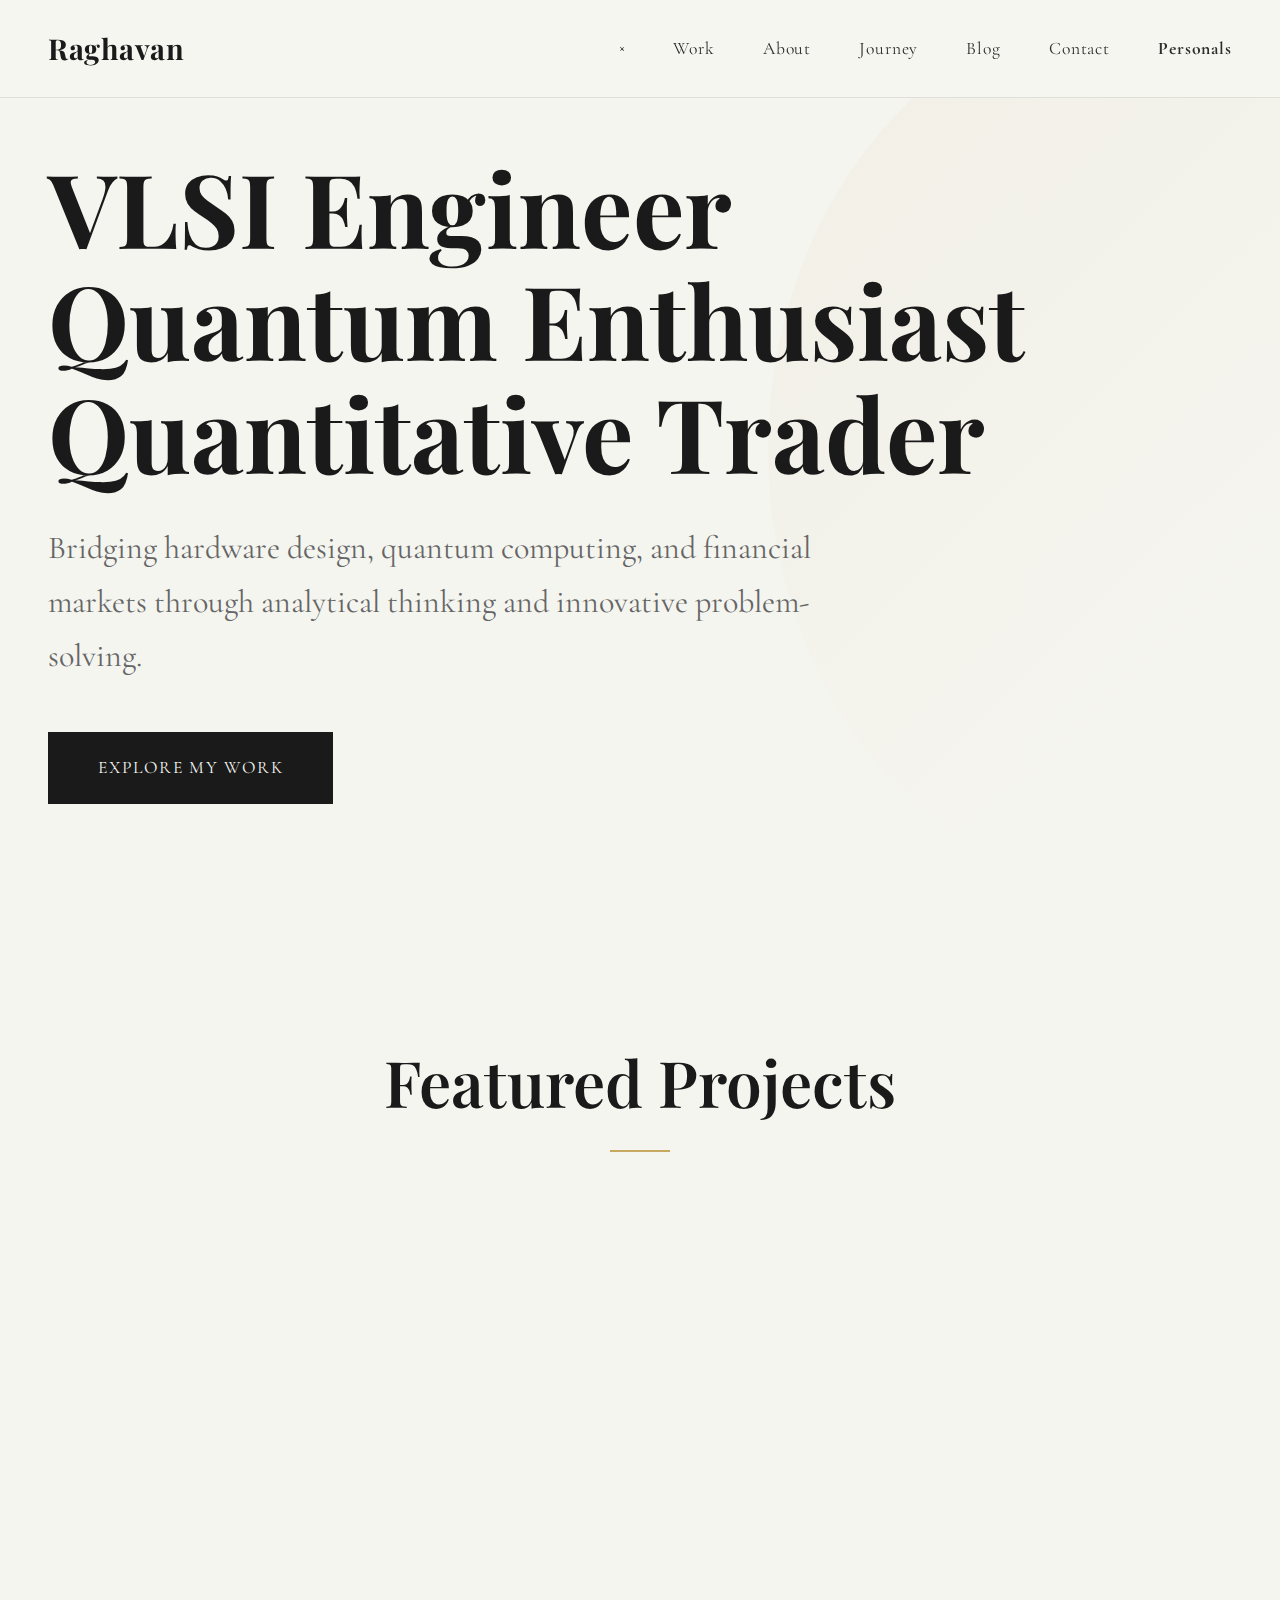
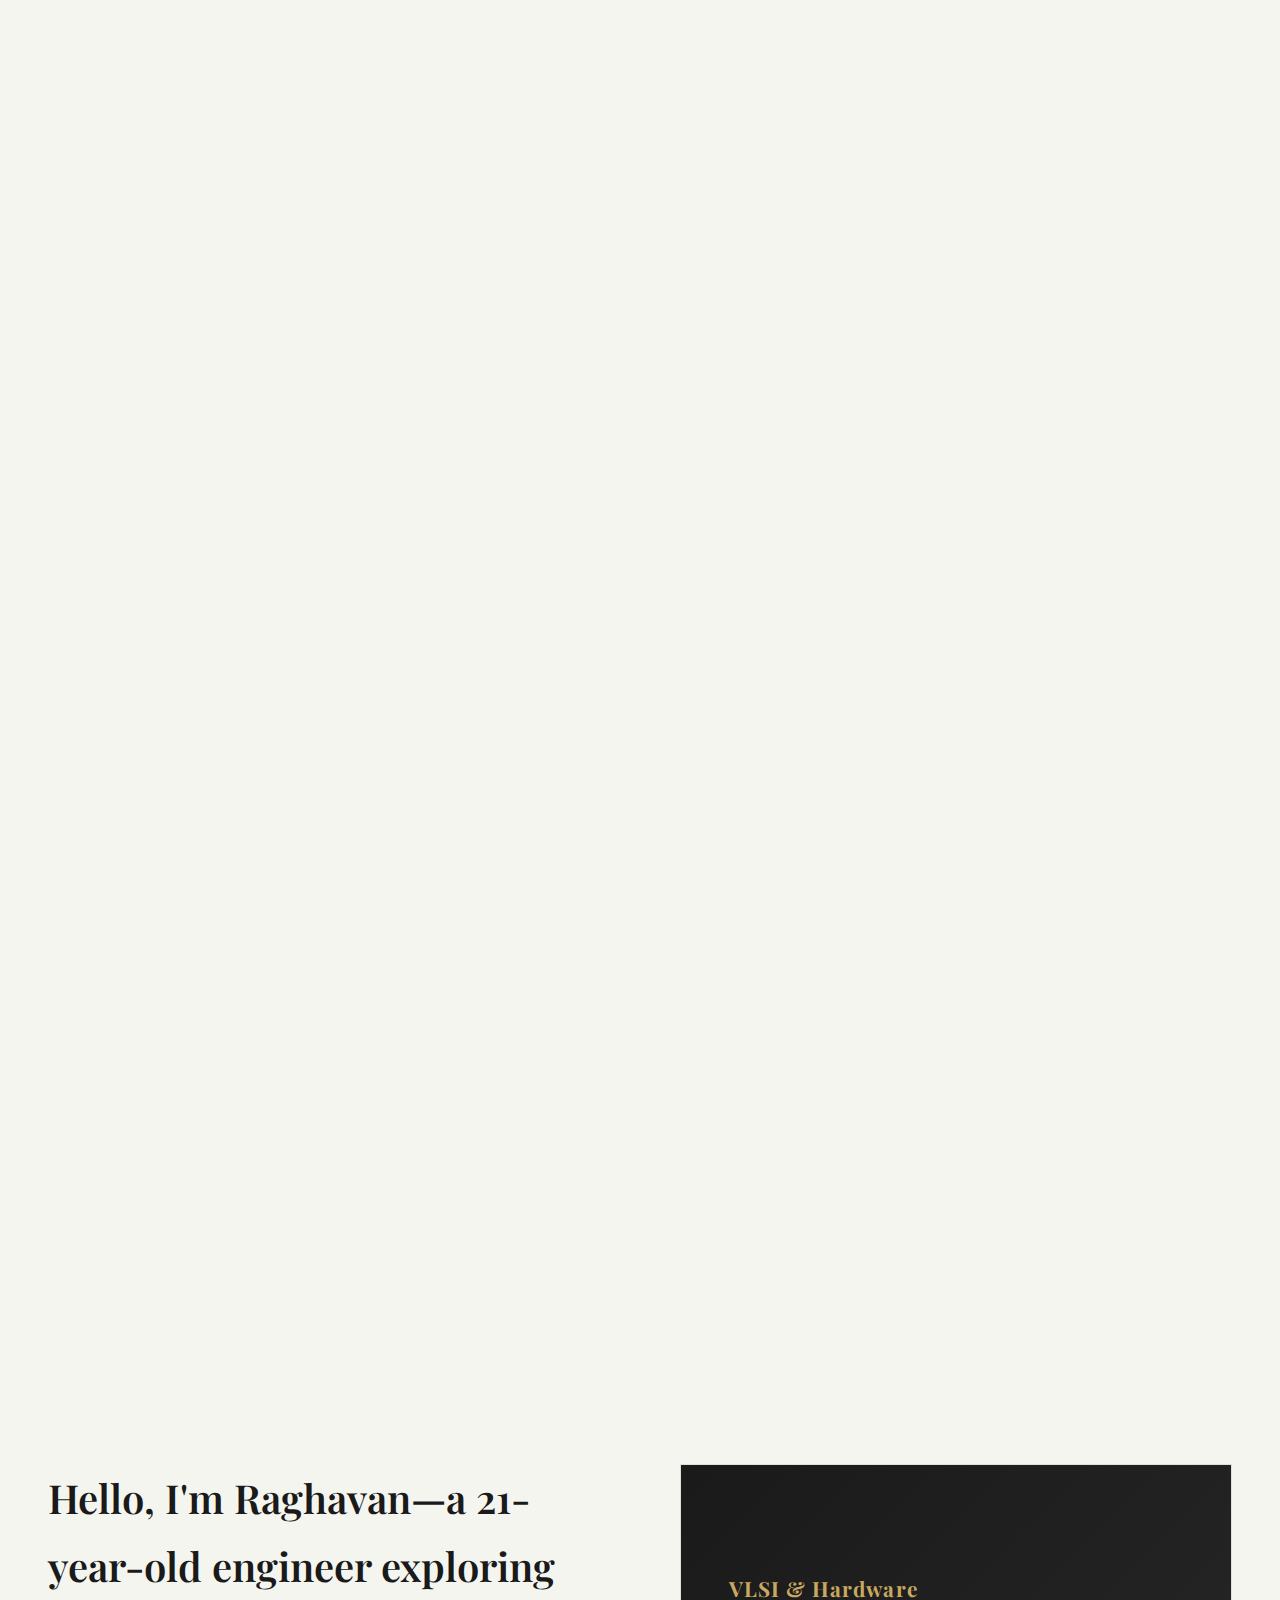
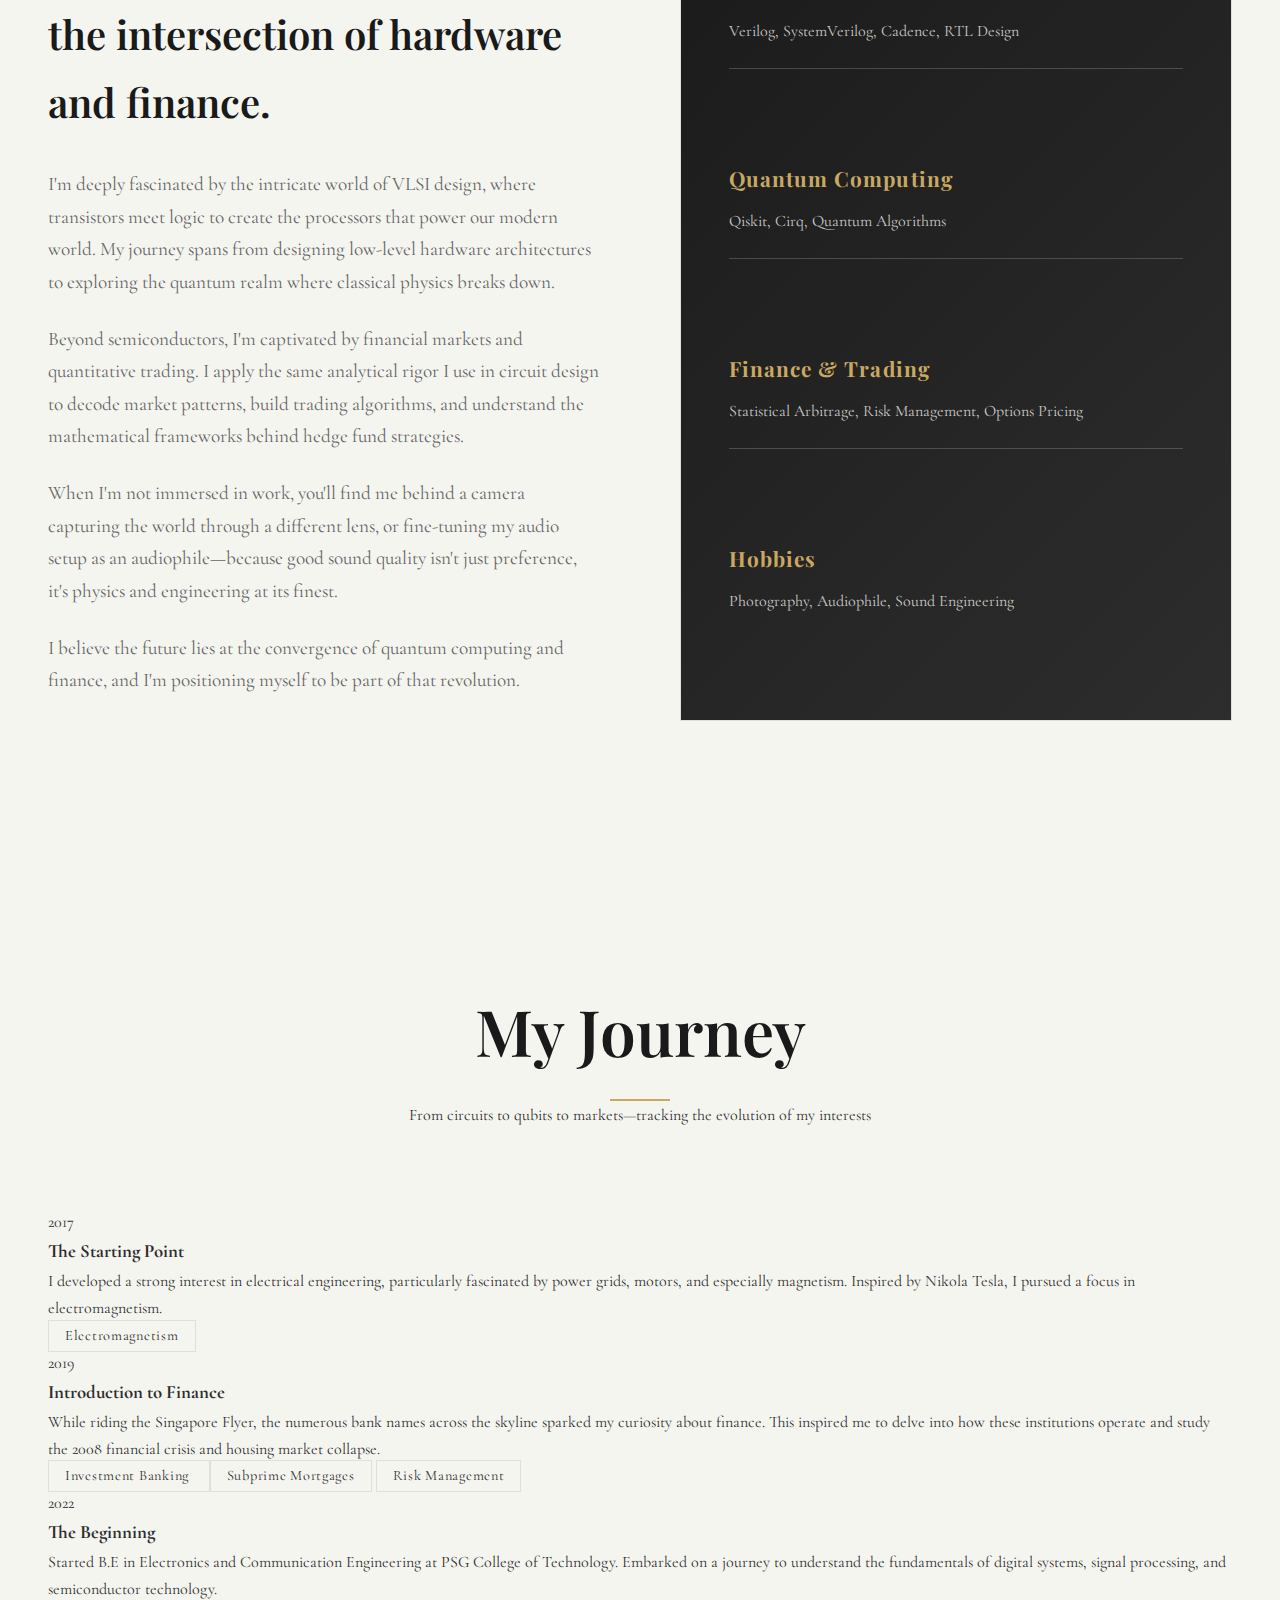
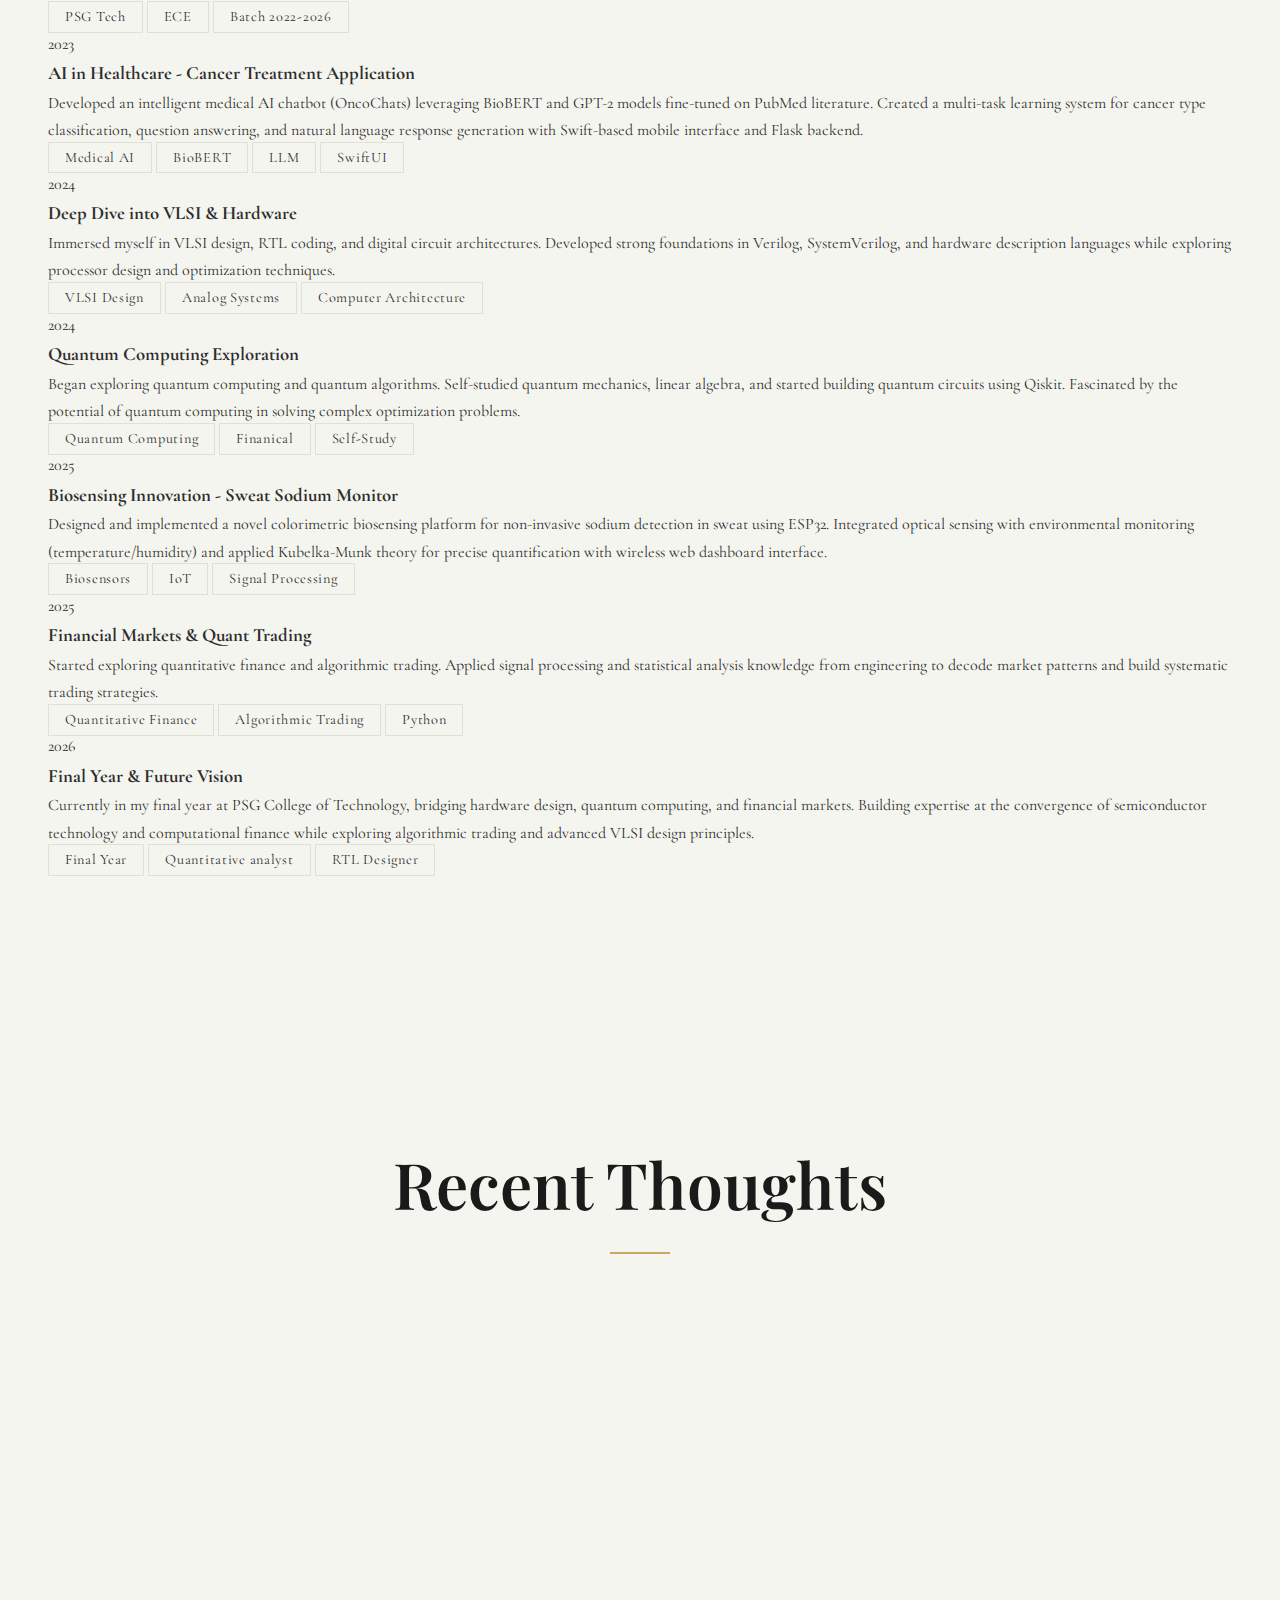
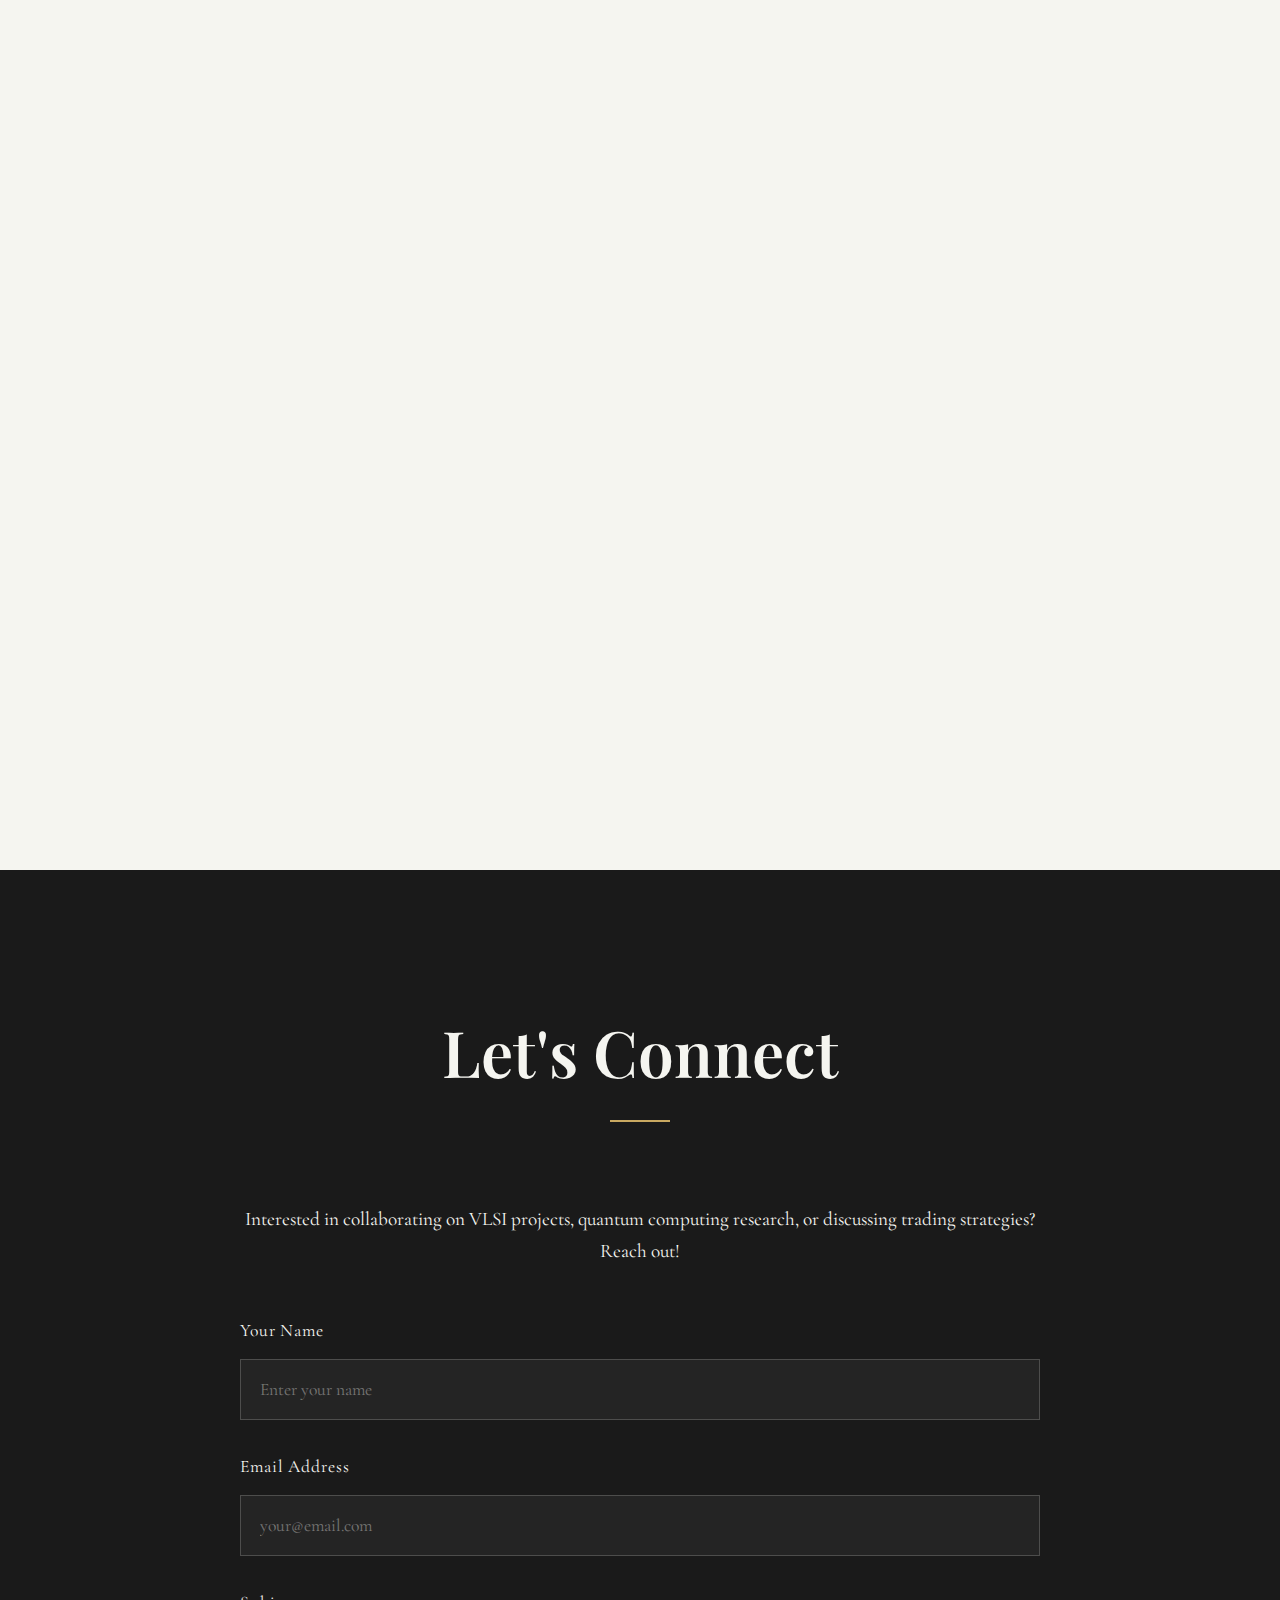
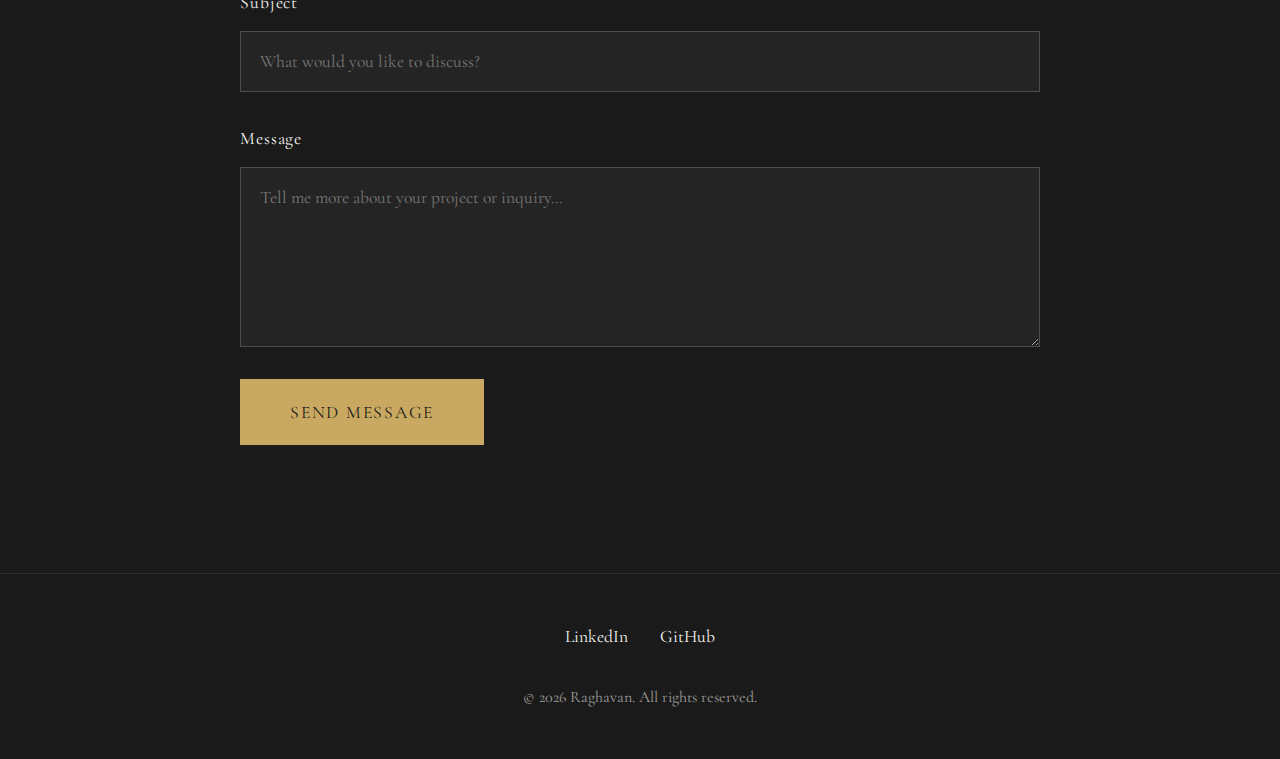
<file: index.html>
<!DOCTYPE html>
<html lang="en">
<head>
    <meta charset="UTF-8">
    <meta name="viewport" content="width=device-width, initial-scale=1.0">
    <meta name="description" content="Raghavan - VLSI Engineer, Quantum Computing Enthusiast, and Quantitative Trader. Exploring the intersection of hardware design and financial markets.">
    <meta name="author" content="Raghavan">
    <meta name="keywords" content="VLSI, Quantum Computing, Finance, Trading, Portfolio, Engineering">
    <title>Raghavan - VLSI, Quantum & Finance Portfolio</title>
    
    <!-- Google Fonts -->
    <link rel="preconnect" href="https://fonts.googleapis.com">
    <link rel="preconnect" href="https://fonts.gstatic.com" crossorigin>
    <link href="https://fonts.googleapis.com/css2?family=Playfair+Display:wght@400;600;700&family=Cormorant+Garamond:wght@300;400;500&display=swap" rel="stylesheet">
    
    <!-- Stylesheet -->
    <link rel="stylesheet" href="style.css">
    
    <!-- Google Analytics 4 -->
    <script async src="https://www.googletagmanager.com/gtag/js?id=G-JBGDVXSWX7"></script>
    <script>
        window.dataLayer = window.dataLayer || [];
        function gtag(){dataLayer.push(arguments);}
        gtag('js', new Date());
        gtag('config', 'G-JBGDVXSWX7');
    </script>
</head>
<body>
    <!-- Navigation -->
    <nav>
        <div class="container">
            <div class="logo">Raghavan</div>
            <div class="hamburger">
            <span class="bar"></span>
            <span class="bar"></span>
            <span class="bar"></span>
        </div>
            <div class="menu-overlay"></div>
            <ul class="nav-menu">
            <div class="menu-close-btn">&times;</div>
                
                <li><a href="#work">Work</a></li>
                <li><a href="#about">About</a></li>
                <li><a href="#timeline">Journey</a></li>
                <li><a href="#blog">Blog</a></li>
                <li><a href="#contact">Contact</a></li>
                <li><a href="raghavan/index.html" style="font-weight: bold;">Personals</a></li>

            </ul>
        </div>
    </nav>

    <!-- Hero Section -->
    <section class="hero">
        <div class="hero-content">
            <h1>VLSI Engineer<br>Quantum Enthusiast<br>Quantitative Trader</h1>
            <p class="subtitle">Bridging hardware design, quantum computing, and financial markets through analytical thinking and innovative problem-solving.</p>
            <a href="#work" class="cta-button">EXPLORE MY WORK</a>
        </div>
    </section>

    <!-- Projects Section -->
    <section id="work">
        <div class="section-header">
            <h2 class="section-title">Featured Projects</h2>
        </div>
        <div class="projects-grid">
            <!-- Project Card 1 -->
            <a href="project-riscv.html" class="project-card-link">
                <div class="project-card">
                    <div class="project-image">⚡</div>
                    <div class="project-content">
                        <h3>Custom Audio SoC (RV32IM)</h3>
                        <p>Architected and verified a custom RV32IM SoC optimized for low-latency DSP and precision audio rendering. Incorporated a hardware multiplier and deterministic single-cycle execution pipeline to achieve cycle-accurate sample scheduling, thereby removing timing jitter inherent in multitasking OS-based systems. </p>
                        <div class="project-tags">
                            <span class="tag">VLSI</span>
                            <span class="tag">Verilog</span>
                            <span class="tag">RTL Design</span>
                        </div>
                    </div>
                </div>
            </a>
            
            <!-- Project Card 2 -->
            <a href="project-oncowise.html" class="project-card-link">
    <div class="project-card">
        <div class="project-image">🩺</div>
        <div class="project-content">
            <h3>Oncowise AI Chatbot</h3>
            <p>Developed a multi-task NLP pipeline using BioBERT and GPT-2 to bridge the gap between PubMed medical literature and user-friendly cancer treatment assistance.</p>
            <div class="project-tags">
                <span class="tag">NLP</span>
                <span class="tag">BioBERT</span>
                <span class="tag">Flask</span>
                <span class="tag">Swift</span>
            </div>
        </div>
    </div>
</a>
            
            <!-- Project Card 3 -->
            <a href="project-trading-system.html" class="project-card-link">
                <div class="project-card">
                    <div class="project-image">📈</div>
                    <div class="project-content">
                        <h3> OptionsFlow Trading Platform</h3>
                        <p>Developed a institutional analysis platform by integrating automated complex calculations with advanced market internals like GEX and Vanna. Traders can now model risk, analyze market tilt, and optimize their Greeks before committing capital to complex multi-leg trades</p>
                        <div class="project-tags">
                            <span class="tag">Trading</span>
                            <span class="tag">Quantative</span>
                            <span class="tag">Python</span>
                        </div>
                    </div>
                </div>
            </a>
            
       <!-- Project Card 4 -->
            <a href="project-sweat-monitor.html" class="project-card-link">
                <div class="project-card">
                    <div class="project-image">💧🧂</div>
                    <div class="project-content">
                        <h3> Sweat Sodium Monitor</h3>
                        <p>Developed a non-invasive, strip-based colorimetric sensing platform designed to detect sodium levels in human sweat. By integrating a custom photodiode-optical module with the Kubelka-Munk theory.</p>
                        <div class="project-tags">
                            <span class="tag">C++</span>
                            <span class="tag">Optical Sensing</span>
                            <span class="tag">3D Printing</span>
                        </div>
                    </div>
                </div>
            </a>
         <!-- Project Card 5 -->

            <a href="project-HA.html" class="project-card-link">
        <div class="project-card">
        <div class="project-image">⚡🧮</div>
        <div class="project-content">
            <h3>Hardware Accelerator</h3>
            <p>Architected a high-throughput Multiply-Accumulate (MAC) co-processor in SystemVerilog, featuring an autonomous pipeline, hardware-level saturation, and elastic data buffering for DSP and AI workloads.</p>
            <div class="project-tags">
                <span class="tag">SystemVerilog</span>
                <span class="tag">ASIC Design</span>
                <span class="tag">Datapath</span>
                <span class="tag">Sync FIFO</span>
            </div>
        </div>
    </div>
</a>
        <a href="project-quantum-simulator.html" class="project-card-link">
        <div class="project-card">
        <div class="project-image">⚛</div>
        <div class="project-content">
            <h3>Quantum Simulator</h3>
            <p>Developed a comprehensive Python-based quantum circuit simulator from scratch, implementing fundamental quantum gates, state vector manipulation, and visualization tools.</p>
            <div class="project-tags">
                <span class="tag">Quantum</span>
                <span class="tag">Python</span>
                <span class="tag">Qiskit</span>

            </div>
        </div>
    </div>
</a>

            
            
    </section>

    <!-- About Section -->
    <section id="about">
        <div class="about-content">
            <div class="about-text">
                <h2>Hello, I'm Raghavan—a 21-year-old engineer exploring the intersection of hardware and finance.</h2>
                <p>I'm deeply fascinated by the intricate world of VLSI design, where transistors meet logic to create the processors that power our modern world. My journey spans from designing low-level hardware architectures to exploring the quantum realm where classical physics breaks down.</p>
                <p>Beyond semiconductors, I'm captivated by financial markets and quantitative trading. I apply the same analytical rigor I use in circuit design to decode market patterns, build trading algorithms, and understand the mathematical frameworks behind hedge fund strategies.</p>
                <p>When I'm not immersed in work, you'll find me behind a camera capturing the world through a different lens, or fine-tuning my audio setup as an audiophile—because good sound quality isn't just preference, it's physics and engineering at its finest.</p>
                <p>I believe the future lies at the convergence of quantum computing and finance, and I'm positioning myself to be part of that revolution.</p>
            </div>
            <div class="about-image">
                <div class="about-skills">
                    <div class="skill-category">
                        <h4>VLSI & Hardware</h4>
                        <p>Verilog, SystemVerilog, Cadence, RTL Design</p>
                    </div>
                    <div class="skill-category">
                        <h4>Quantum Computing</h4>
                        <p>Qiskit, Cirq, Quantum Algorithms </p>
                    </div>
                    <div class="skill-category">
                        <h4>Finance & Trading</h4>
                        <p>Statistical Arbitrage, Risk Management, Options Pricing</p>
                    </div>
                    <div class="skill-category">
                        <h4>Hobbies</h4>
                        <p>Photography, Audiophile, Sound Engineering</p>
                    </div>
                </div>
            </div>
        </div>
    </section>

    <!-- Timeline Section -->
    <section id="timeline">
        <div class="section-header">
            <h2 class="section-title">My Journey</h2>
            <p class="section-subtitle">From circuits to qubits to markets—tracking the evolution of my interests</p>
        </div>

        <div class="timeline-container">
            
            <!-- Timeline Item 1 -->
              <div class="timeline-item">
                <div class="timeline-year">2017</div>
                <div class="timeline-content">
                    <h3>The Starting Point</h3>
                    <p>I developed a strong interest in electrical engineering, particularly fascinated by power grids, motors, and especially magnetism. Inspired by Nikola Tesla, I pursued a focus in electromagnetism. </p>
                    
                    <div class="timeline-tags">
                        <span class="tag">Electromagnetism</span>
                  
                    </div>
                </div>
            </div>
            <!-- Timeline Item 2 -->

           <div class="timeline-item">
                <div class="timeline-year">2019</div>
                <div class="timeline-content">
                    <h3>Introduction to Finance </h3>
                    <p>While riding the Singapore Flyer, the numerous bank names across the skyline sparked my curiosity about finance. This inspired me to delve into how these institutions operate and study the 2008 financial crisis and housing market collapse.</p>
                    <div class="timeline-tags">
                        <span class="tag">Investment Banking </span>
                        <span class="tag">Subprime Mortgages</span>
                        <span class="tag">Risk Management </span>
                    </div>
                </div>
            </div>
            <!-- Timeline Item 3 -->

            <div class="timeline-item">
                <div class="timeline-year">2022</div>
                <div class="timeline-content">
                    <h3>The Beginning</h3>
                    <p>Started B.E in Electronics and Communication Engineering at PSG College of Technology. Embarked on a journey to understand the fundamentals of digital systems, signal processing, and semiconductor technology.</p>
                    <div class="timeline-tags">
                        <span class="tag">PSG Tech</span>
                        <span class="tag">ECE</span>
                        <span class="tag">Batch 2022-2026</span>
                    </div>
                </div>
            </div>
        <!-- Timeline Item 4 -->

        <div class="timeline-item">
                <div class="timeline-year">2023</div>
                <div class="timeline-content">
                    <h3>AI in Healthcare - Cancer Treatment Application</h3>
                    <p>Developed an intelligent medical AI chatbot (OncoChats) leveraging BioBERT and GPT-2 models fine-tuned on PubMed literature. Created a multi-task learning system for cancer type classification, question answering, and natural language response generation with Swift-based mobile interface and Flask backend.</p>
                    <div class="timeline-tags">
                        <span class="tag">Medical AI</span>
                        <span class="tag">BioBERT</span>
                        <span class="tag">LLM</span>
                        <span class="tag">SwiftUI</span>
                    </div>
                </div>
            </div>
            
            <!-- Timeline Item 5 -->
            <div class="timeline-item">
                <div class="timeline-year">2024</div>
                <div class="timeline-content">
                    <h3>Deep Dive into VLSI & Hardware</h3>
                    <p>Immersed myself in VLSI design, RTL coding, and digital circuit architectures. Developed strong foundations in Verilog, SystemVerilog, and hardware description languages while exploring processor design and optimization techniques.</p>
                    <div class="timeline-tags">
                        <span class="tag">VLSI Design</span>
                        <span class="tag">Analog Systems</span>
                        <span class="tag">Computer Architecture</span>
                    </div>
                </div>
            </div>

            

            <!-- Timeline Item 6 -->
            <div class="timeline-item">
                <div class="timeline-year">2024</div>
                <div class="timeline-content">
                    <h3>Quantum Computing Exploration</h3>
                    <p>Began exploring quantum computing and quantum algorithms. Self-studied quantum mechanics, linear algebra, and started building quantum circuits using Qiskit. Fascinated by the potential of quantum computing in solving complex optimization problems.</p>
                    <div class="timeline-tags">
                        <span class="tag">Quantum Computing</span>
                        <span class="tag">Finanical</span>
                        <span class="tag">Self-Study</span>
                    </div>
                </div>
            </div>

            <!-- Timeline Item 7 -->
            <div class="timeline-item">
                <div class="timeline-year">2025</div>
                <div class="timeline-content">
                    <h3>Biosensing Innovation - Sweat Sodium Monitor</h3>
                    <p>Designed and implemented a novel colorimetric biosensing platform for non-invasive sodium detection in sweat using ESP32. Integrated optical sensing with environmental monitoring (temperature/humidity) and applied Kubelka-Munk theory for precise quantification with wireless web dashboard interface.</p>
                    <div class="timeline-tags">
                        <span class="tag">Biosensors</span>
                        <span class="tag">IoT</span>
                        <span class="tag">Signal Processing</span>
                    </div>
                </div>
            </div>

            <!-- Timeline Item 8 -->
            <div class="timeline-item">
                <div class="timeline-year">2025</div>
                <div class="timeline-content">
                    <h3>Financial Markets & Quant Trading</h3>
                    <p>Started exploring quantitative finance and algorithmic trading. Applied signal processing and statistical analysis knowledge from engineering to decode market patterns and build systematic trading strategies.</p>
                    <div class="timeline-tags">
                        <span class="tag">Quantitative Finance</span>
                        <span class="tag">Algorithmic Trading</span>
                        <span class="tag">Python</span>
                    </div>
                </div>
            </div>

            <!-- Timeline Item 9 -->
            <div class="timeline-item">
                <div class="timeline-year">2026</div>
                <div class="timeline-content">
                    <h3>Final Year & Future Vision</h3>
                    <p>Currently in my final year at PSG College of Technology, bridging hardware design, quantum computing, and financial markets. Building expertise at the convergence of semiconductor technology and computational finance while exploring algorithmic trading and advanced VLSI design principles.</p>
                    <div class="timeline-tags">
                        <span class="tag">Final Year</span>
                        <span class="tag">Quantitative analyst</span>
                        <span class="tag">RTL Designer</span>
                    </div>
               
                    </div>
                </div>
            </div>
        </div>
    </section>

    <!-- Blog Section -->
    <section id="blog">
    <div class="section-header">
        <h2 class="section-title">Recent Thoughts</h2>
    </div>
    <div class="blog-grid">
        <!-- Blog Card 1 -->
        <div class="blog-card">
            <div class="blog-date">FEBRUARY 10, 2026</div>
            <h3>The Universe at Its Largest Scale</h3>
            <p>From cosmic filaments to the observable universe's edge — exploring how large-scale structure forms, what dark energy means for our universe's fate, and why the cosmos is stranger than any science fiction.</p>
        </div>

        <!-- Blog Card 2 -->
        <div class="blog-card">
            <div class="blog-date">JANUARY 15, 2026</div>
            <h3>Black Holes: Where Physics Breaks Down</h3>
            <p>Diving into the mathematics of singularities, event horizons, and Hawking radiation — and why black holes sit at the uncomfortable intersection of general relativity and quantum mechanics.</p>
        </div>

        <!-- Blog Card 3 -->
        <div class="blog-card">
            <div class="blog-date">NOVEMBER 28, 2025</div>
            <h3>Electromagnetism: The Force Behind Everything Visible</h3>
            <p>A personal look at Maxwell's equations and why electromagnetism is arguably the most elegant force in nature — governing light, circuits, and the very way we perceive the world around us.</p>
        </div>

        <!-- Blog Card 4 -->
        <div class="blog-card">
            <div class="blog-date">OCTOBER 12, 2025</div>
            <h3>Quantum Computing: Beyond Classical Limits</h3>
            <p>Breaking down qubits, superposition, and entanglement in plain terms — and exploring what problems quantum computers will actually solve that classical machines genuinely cannot.</p>
        </div>

        <!-- Blog Card 5 -->
        <div class="blog-card">
            <div class="blog-date">AUGUST 5, 2025</div>
            <h3>Getting Sick: What Your Body Is Actually Doing</h3>
            <p>A quiet observation on fever, fatigue, and inflammation — and how understanding the immune response turns something as ordinary as a cold into a fascinating display of biological engineering.</p>
        </div>

        <!-- Blog Card 6 -->
        <div class="blog-card">
            <div class="blog-date">JUNE 20, 2025</div>
            <h3>Quantum Tunneling: The Trick That Makes Semiconductors Work</h3>
            <p>How electrons passing through barriers they classically shouldn't cross is not just a curiosity — it's the phenomenon that enables modern transistors, tunnel diodes, and the future of sub-nanometer chips.</p>
        </div>
    </div>
</section>

    <!-- Contact Section -->
    <section id="contact" class="contact-section">
    <div class="contact-content">
        <div class="section-header">
            <h2 class="section-title">Let's Connect</h2>
        </div>
        <p style="text-align: center; font-size: 1.2rem; margin-bottom: 3rem; color: var(--secondary);">
            Interested in collaborating on VLSI projects, quantum computing research, or discussing trading strategies? Reach out!
        </p>
        <form class="contact-form" action="https://formspree.io/f/xreayzdo" method="POST">
            <div class="form-group">
                <label for="name">Your Name</label>
                <input type="text" id="name" name="name" required placeholder="Enter your name">
            </div>
            <div class="form-group">
                <label for="email">Email Address</label>
                <input type="email" id="email" name="email" required placeholder="your@email.com">
            </div>
            <div class="form-group">
                <label for="subject">Subject</label>
                <input type="text" id="subject" name="subject" required placeholder="What would you like to discuss?">
            </div>
            <div class="form-group">
                <label for="message">Message</label>
                <textarea id="message" name="message" required placeholder="Tell me more about your project or inquiry..."></textarea>
            </div>
            <button type="submit" class="submit-button">SEND MESSAGE</button>
        </form>
    </div>
</section>

    <!-- Footer -->
    <footer>
        <div class="social-links">
            <a href="https://www.linkedin.com/in/raghavan-su-04r" target="_blank" rel="noopener noreferrer">LinkedIn</a>
            <a href="https://github.com/Raghavan-04/" target="_blank" rel="noopener noreferrer">GitHub</a>
        </div>
        <p>&copy; 2026 Raghavan. All rights reserved.</p>
    </footer>

    <!-- JavaScript -->
    <script src="script.js"></script>
</body>
</html>
</file>
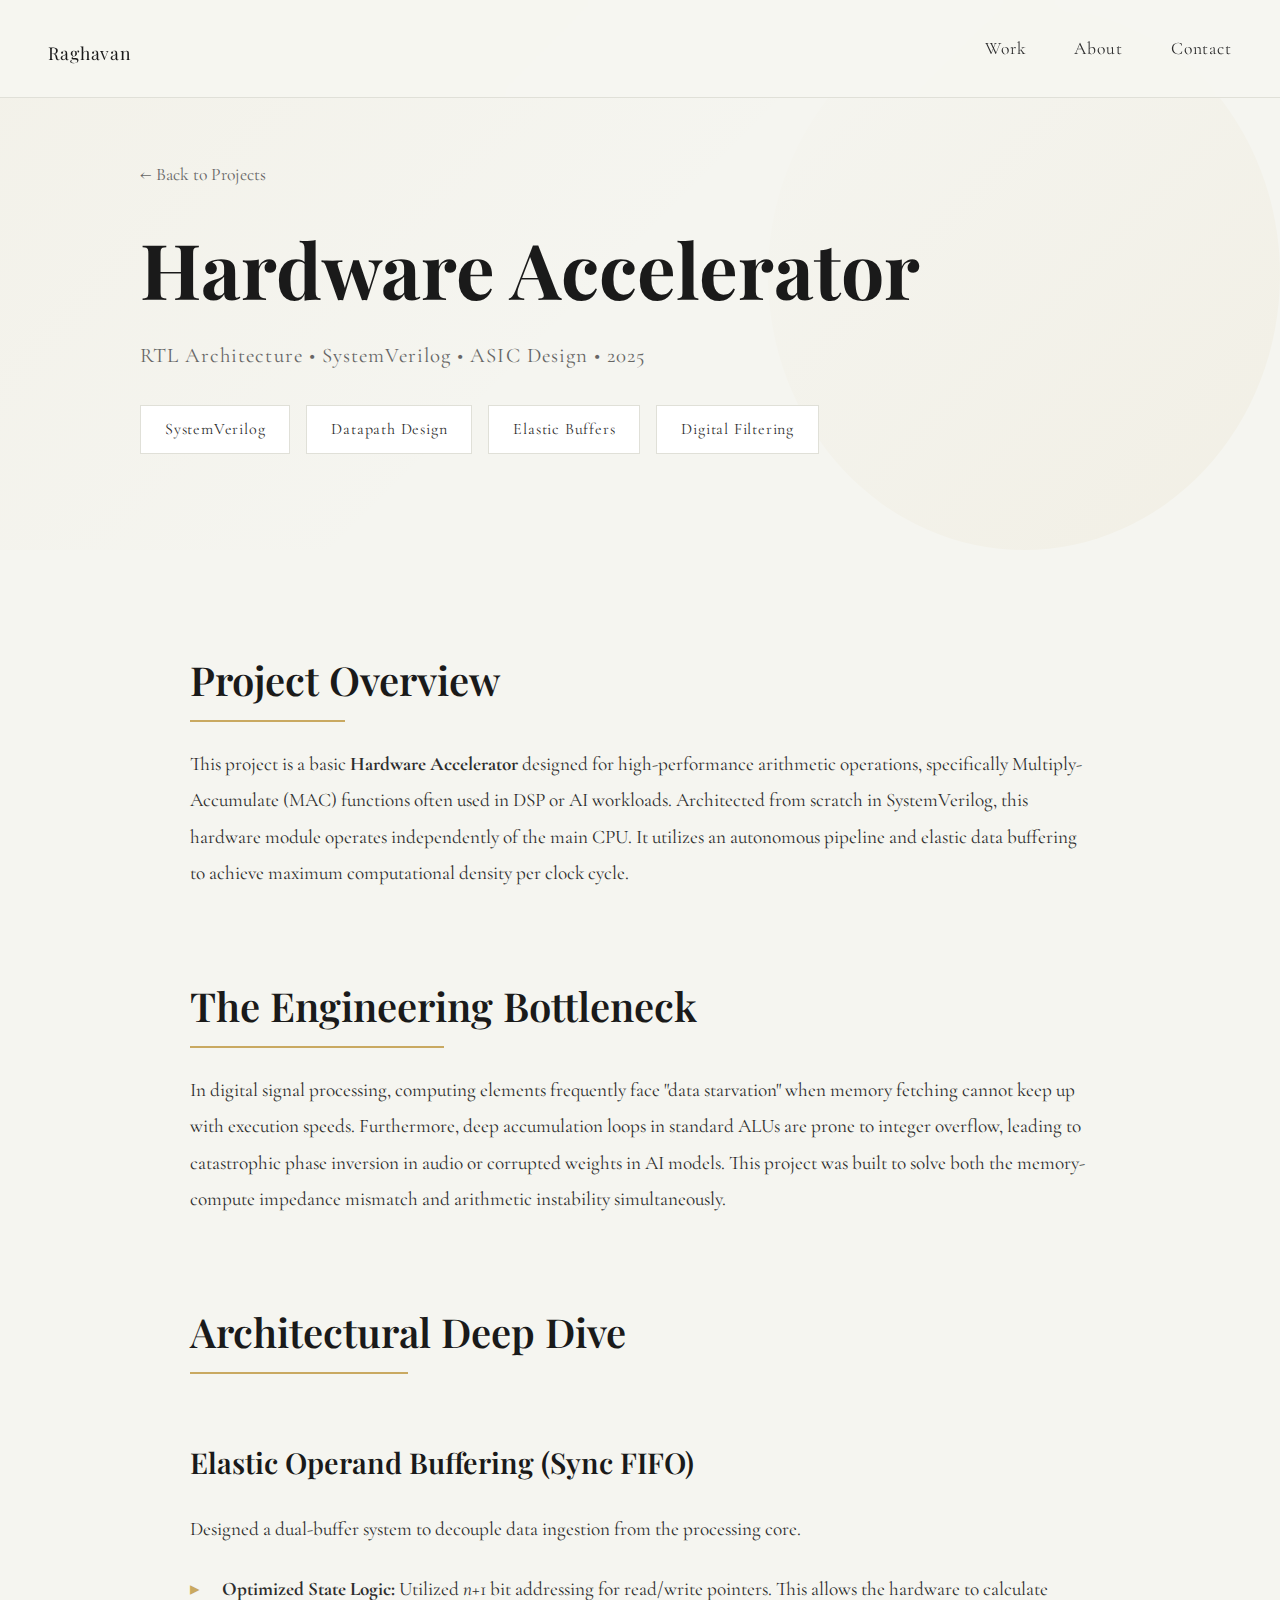
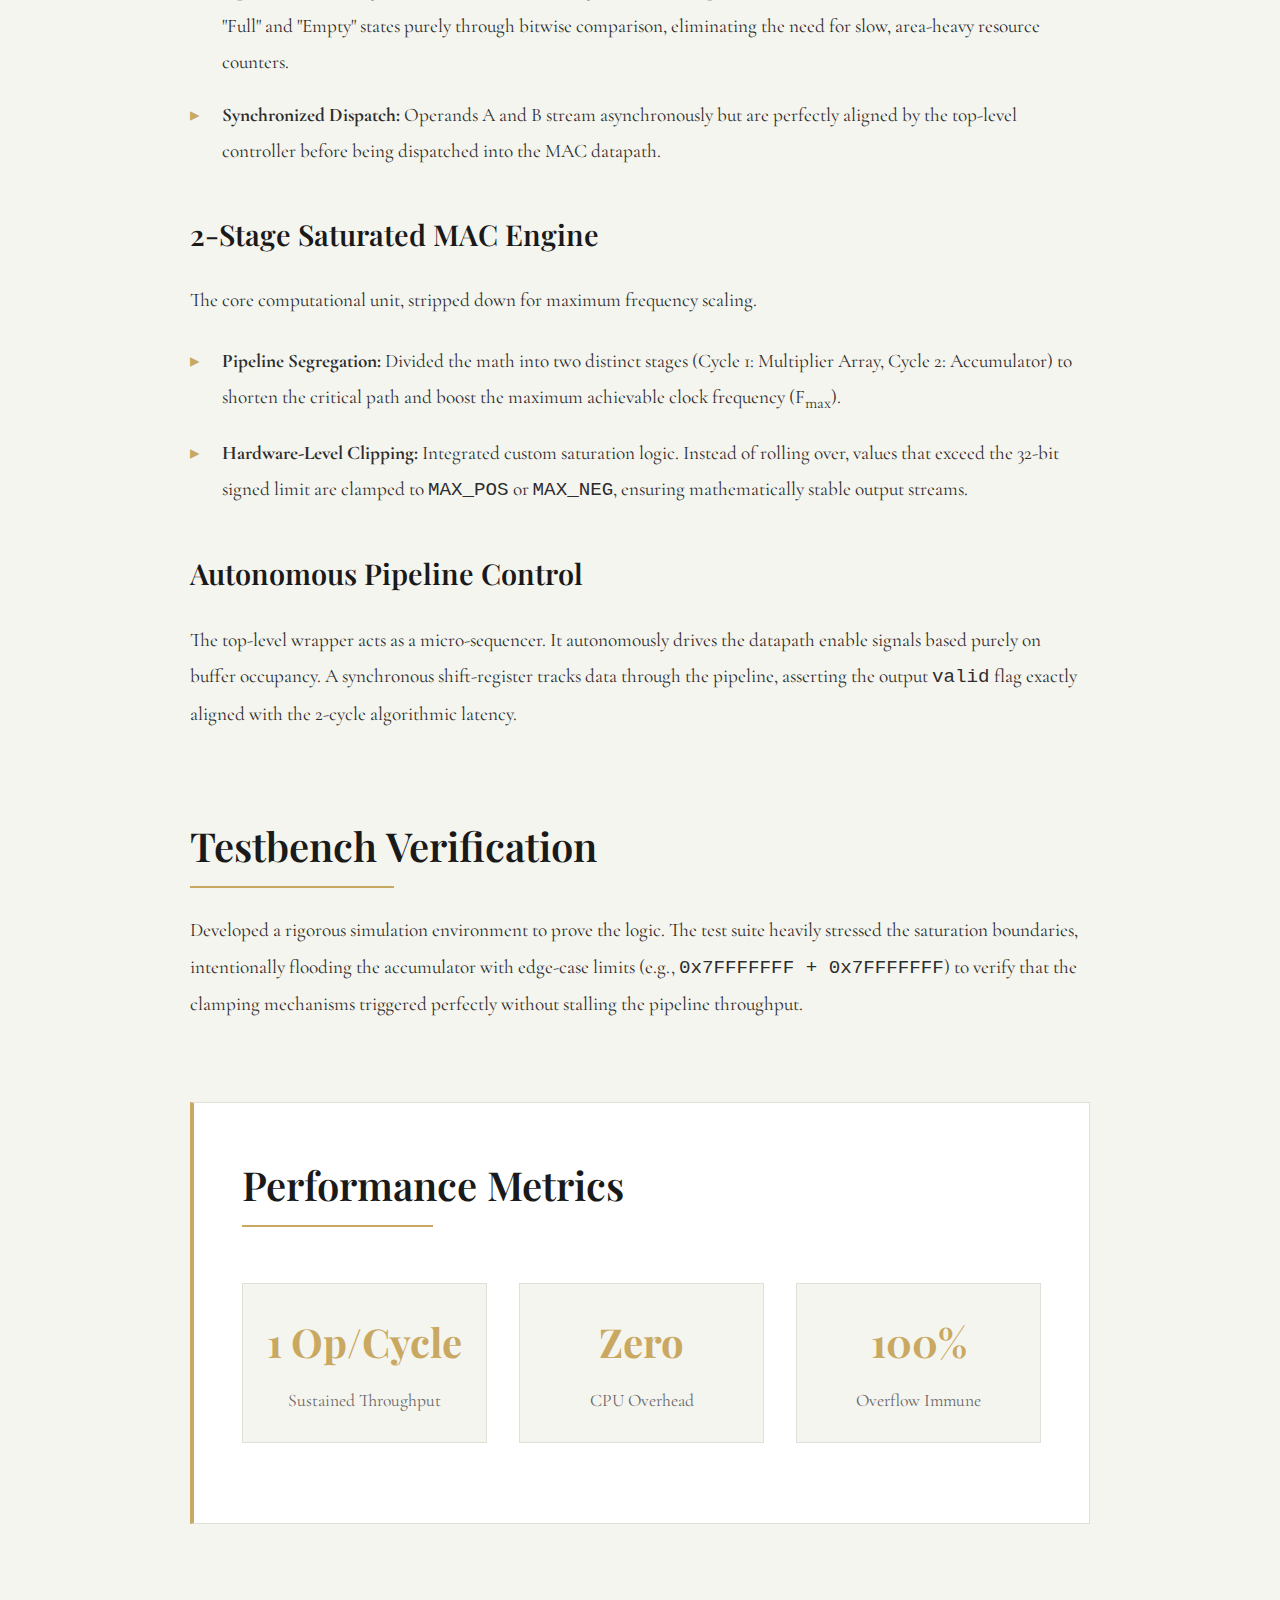
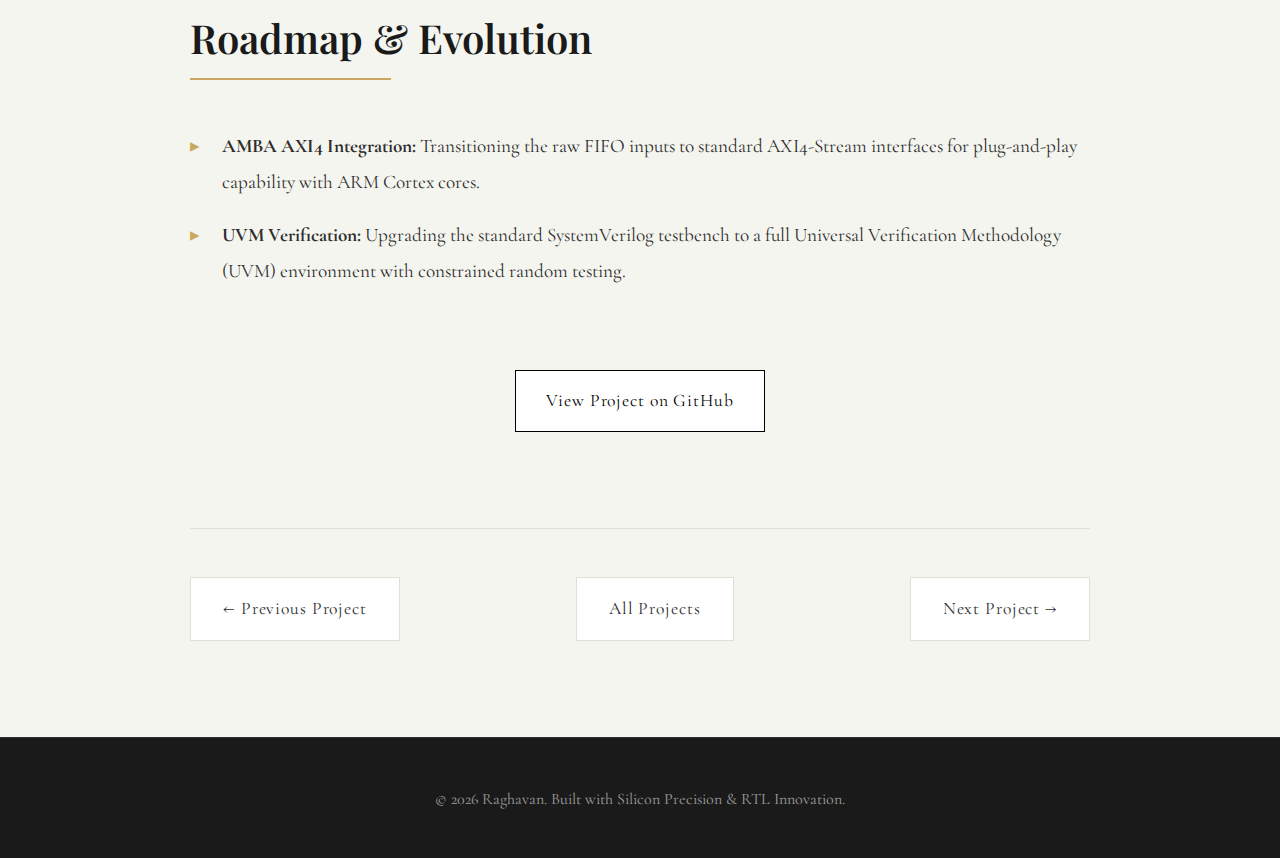
<file: project-HA.html>
<!DOCTYPE html>
<html lang="en">
<head>
    <meta charset="UTF-8">
    <meta name="viewport" content="width=device-width, initial-scale=1.0">
    <meta name="description" content="Hardware Accelerator - RTL Architecture by Raghavan">
    <title>Hardware Accelerator - Raghavan</title>
    
    <link rel="preconnect" href="https://fonts.googleapis.com">
    <link rel="preconnect" href="https://fonts.gstatic.com" crossorigin>
    <link href="https://fonts.googleapis.com/css2?family=Playfair+Display:wght@400;600;700&family=Cormorant+Garamond:wght@300;400;500&family=JetBrains+Mono:wght@400;500&display=swap" rel="stylesheet">
    
    <link rel="stylesheet" href="style.css">
    <link rel="stylesheet" href="project-page.css">
      
    <script async src="https://www.googletagmanager.com/gtag/js?id=G-JBGDVXSWX7"></script>
    <script>
        window.dataLayer = window.dataLayer || [];
        function gtag(){dataLayer.push(arguments);}
        gtag('js', new Date());
        gtag('config', 'G-JBGDVXSWX7');
    </script>
</head>
<body>

    <nav>
        <div class="container">
            <div class="logo"><a href="index.html" style="text-decoration: none; color: inherit;">Raghavan</a></div>
            <div class="hamburger">
            <span class="bar"></span>
            <span class="bar"></span>
            <span class="bar"></span>
        </div>

        <div class="menu-overlay"></div>
        <ul class="nav-menu">             
                <li><a href="index.html#work">Work</a></li>
                <li><a href="index.html#about">About</a></li>
                <li><a href="index.html#contact">Contact</a></li>
            </ul>
        </div>
    </nav>

    <section class="project-hero">
        <div class="project-hero-content">
            <a href="index.html#work" class="back-link">← Back to Projects</a>
            <h1>Hardware Accelerator</h1>
            <p class="project-meta">RTL Architecture • SystemVerilog • ASIC Design • 2025</p>
            <div class="project-tags-hero">
                <span class="tag">SystemVerilog</span>
                <span class="tag">Datapath Design</span>
                <span class="tag">Elastic Buffers</span>
                <span class="tag">Digital Filtering</span>
            </div>
        </div>
    </section>

    <section class="project-content-section">
        <div class="project-container">
            
            <div class="content-block">
                <h2>Project Overview</h2>
                <p>This project is a basic <strong>Hardware Accelerator</strong> designed for high-performance arithmetic operations, specifically Multiply-Accumulate (MAC) functions often used in DSP or AI workloads. Architected from scratch in SystemVerilog, this hardware module operates independently of the main CPU. It utilizes an autonomous pipeline and elastic data buffering to achieve maximum computational density per clock cycle.</p>
            </div>

            <div class="content-block">
                <h2>The Engineering Bottleneck</h2>
                <p>In digital signal processing, computing elements frequently face "data starvation" when memory fetching cannot keep up with execution speeds. Furthermore, deep accumulation loops in standard ALUs are prone to integer overflow, leading to catastrophic phase inversion in audio or corrupted weights in AI models. This project was built to solve both the memory-compute impedance mismatch and arithmetic instability simultaneously.</p>
            </div>

            <div class="content-block">
                <h2>Architectural Deep Dive</h2>
                
                <h3>Elastic Operand Buffering (Sync FIFO)</h3>
                <p>Designed a dual-buffer system to decouple data ingestion from the processing core.</p>
                <ul>
                    <li><strong>Optimized State Logic:</strong> Utilized <i>n</i>+1 bit addressing for read/write pointers. This allows the hardware to calculate "Full" and "Empty" states purely through bitwise comparison, eliminating the need for slow, area-heavy resource counters.</li>
                    <li><strong>Synchronized Dispatch:</strong> Operands A and B stream asynchronously but are perfectly aligned by the top-level controller before being dispatched into the MAC datapath.</li>
                </ul>
                
                <h3>2-Stage Saturated MAC Engine</h3>
                <p>The core computational unit, stripped down for maximum frequency scaling.</p>
                <ul>
                    <li><strong>Pipeline Segregation:</strong> Divided the math into two distinct stages (Cycle 1: Multiplier Array, Cycle 2: Accumulator) to shorten the critical path and boost the maximum achievable clock frequency (F<sub>max</sub>).</li>
                    <li><strong>Hardware-Level Clipping:</strong> Integrated custom saturation logic. Instead of rolling over, values that exceed the 32-bit signed limit are clamped to <code>MAX_POS</code> or <code>MAX_NEG</code>, ensuring mathematically stable output streams.</li>
                </ul>

                <h3>Autonomous Pipeline Control</h3>
                <p>The top-level wrapper acts as a micro-sequencer. It autonomously drives the datapath enable signals based purely on buffer occupancy. A synchronous shift-register tracks data through the pipeline, asserting the output <code>valid</code> flag exactly aligned with the 2-cycle algorithmic latency.</p>
            </div>

            <div class="content-block">
                <h2>Testbench Verification</h2>
                <p>Developed a rigorous simulation environment to prove the logic. The test suite heavily stressed the saturation boundaries, intentionally flooding the accumulator with edge-case limits (e.g., <code>0x7FFFFFFF + 0x7FFFFFFF</code>) to verify that the clamping mechanisms triggered perfectly without stalling the pipeline throughput.</p>
            </div>

            <div class="content-block highlight-block">
                <h2>Performance Metrics</h2>
                <div class="results-grid">
                    <div class="result-item">
                        <h3>1 Op/Cycle</h3>
                        <p>Sustained Throughput</p>
                    </div>
                    <div class="result-item">
                        <h3>Zero</h3>
                        <p>CPU Overhead</p>
                    </div>
                    <div class="result-item">
                        <h3>100%</h3>
                        <p>Overflow Immune</p>
                    </div>
                </div>
            </div>

            <div class="content-block">
                <h2>Roadmap & Evolution</h2>
                 <ul>
                    <li><strong>AMBA AXI4 Integration:</strong> Transitioning the raw FIFO inputs to standard AXI4-Stream interfaces for plug-and-play capability with ARM Cortex cores.</li>
                    <li><strong>UVM Verification:</strong> Upgrading the standard SystemVerilog testbench to a full Universal Verification Methodology (UVM) environment with constrained random testing.</li>
                </ul>
            </div>

           <div class="content-block" style="text-align: center; margin-top: 40px;">
    <a href="https://github.com/Raghavan-04/Systolic-Tensor-Core"
       class="nav-btn-center"
       target="_blank"
       rel="noopener noreferrer"
       style="display: inline-block; padding: 15px 30px; border: 1px solid #000; text-decoration: none; color: #000;">
       View Project on GitHub
    </a>
</div>

            <div class="project-navigation">
                <a href="project-sweat-monitor.html" class="nav-btn">← Previous Project</a>
                <a href="index.html#work" class="nav-btn-center">All Projects</a>
                <a href="project-quantum-simulator.html" class="nav-btn">Next Project →</a>
            </div>
            
        </div>
    </section>

    <footer>
        <p>&copy; 2026 Raghavan. Built with Silicon Precision & RTL Innovation.</p>
    </footer>
    
    <script src="script.js"></script>
</body>
</html>
</file>
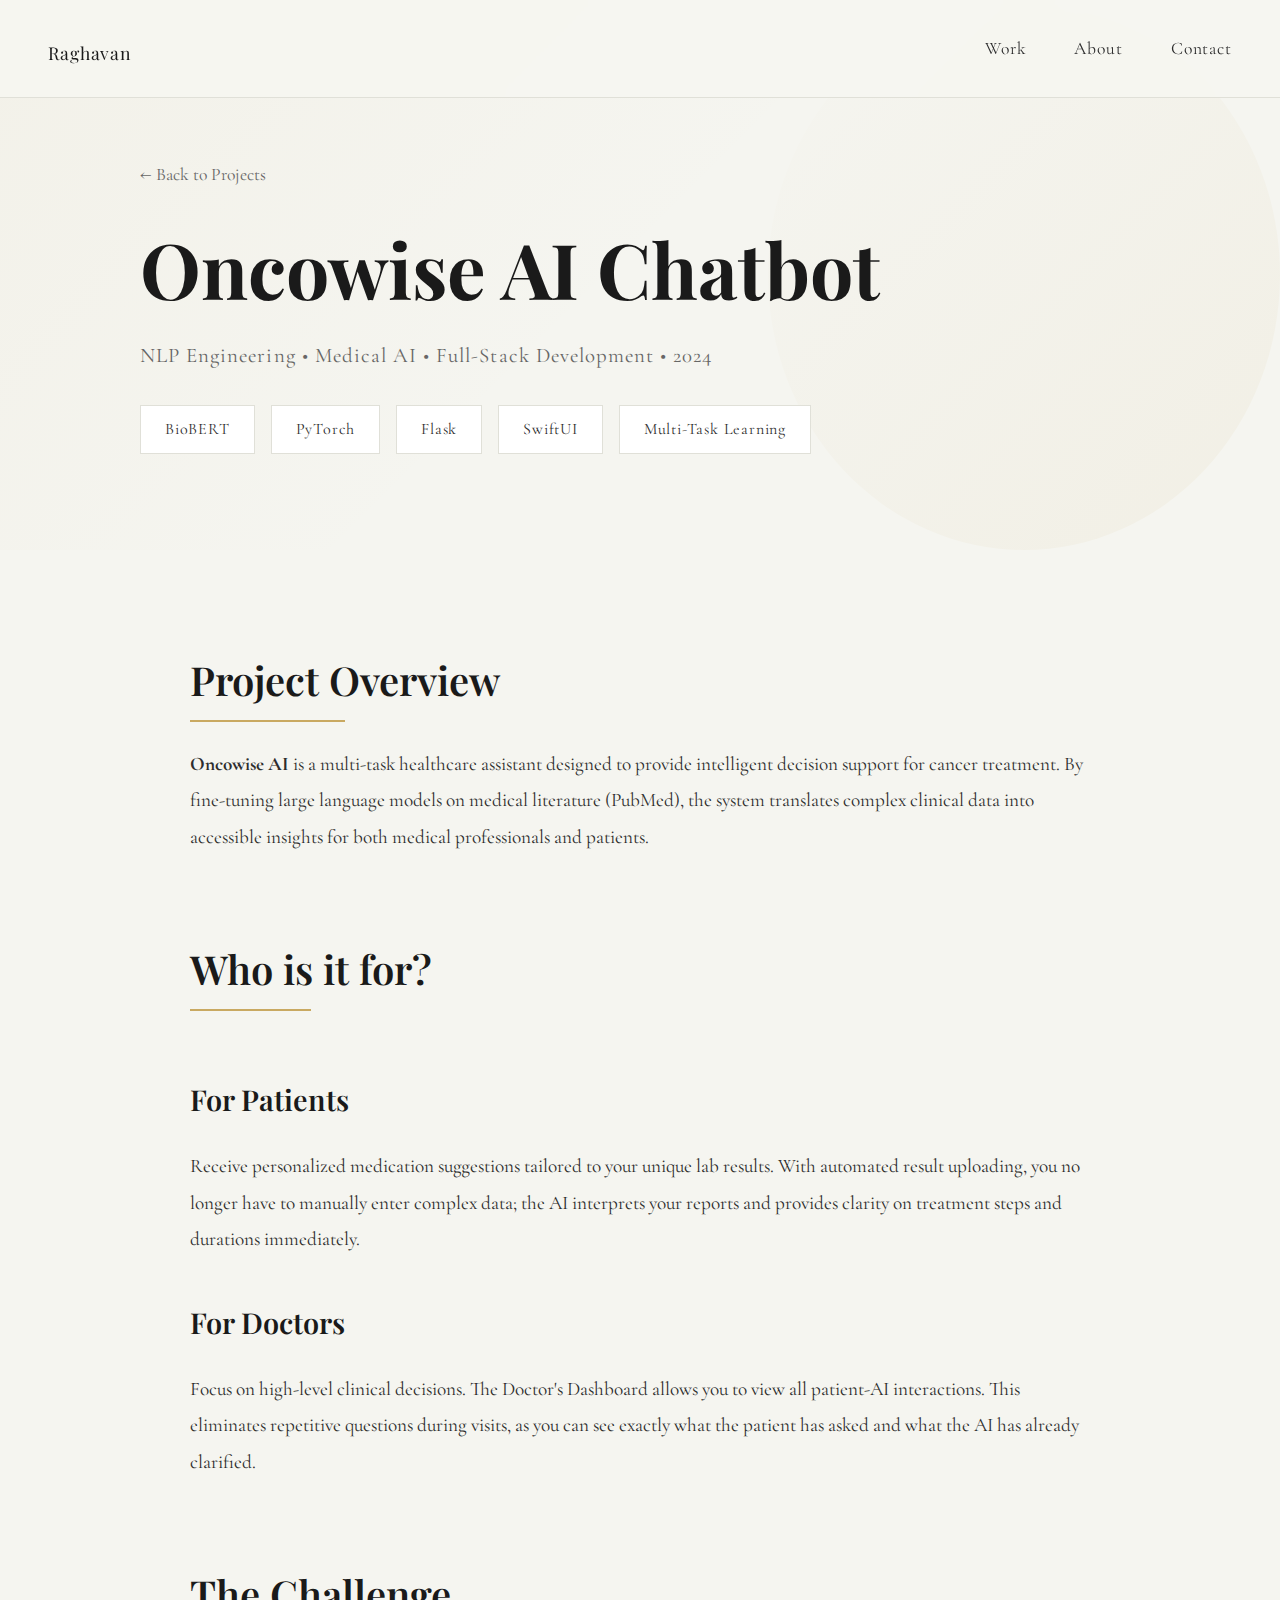
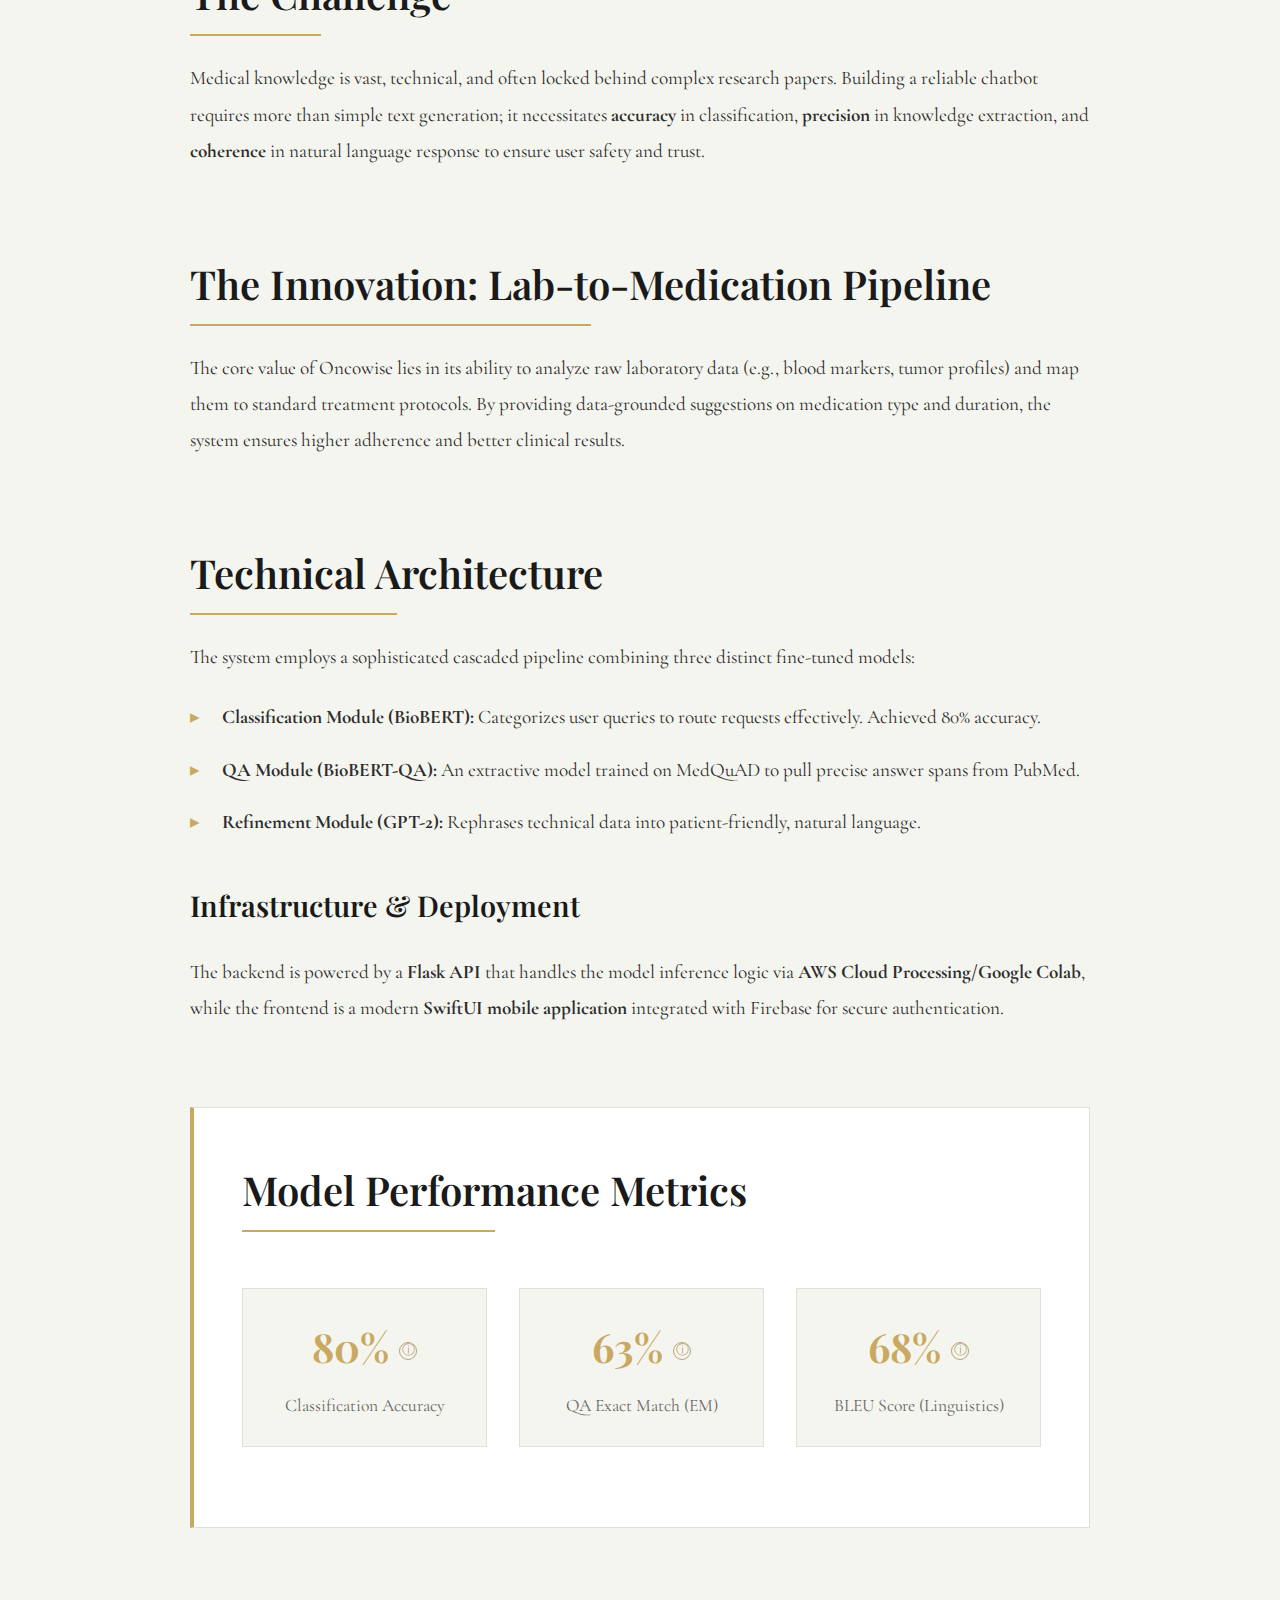
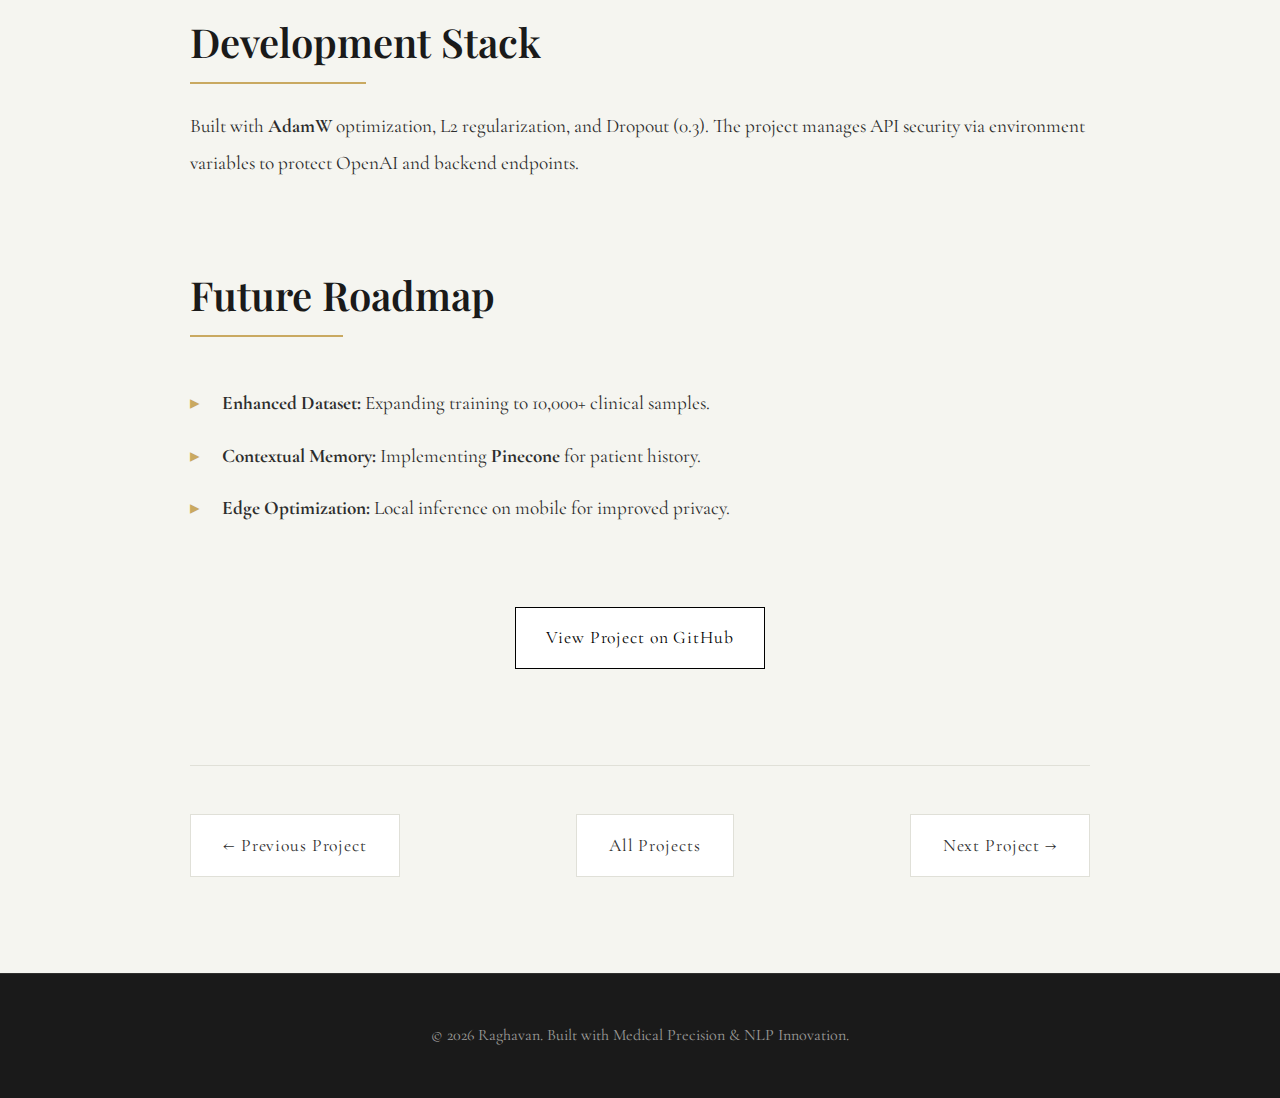
<file: project-oncowise.html>
<!DOCTYPE html>
<html lang="en">
<head>
    <meta charset="UTF-8">
    <meta name="viewport" content="width=device-width, initial-scale=1.0">
    <meta name="description" content="Oncowise AI: Medical NLP Chatbot for Cancer Treatment by Raghavan">
    <title>Oncowise AI - Raghavan</title>
    
    <link rel="preconnect" href="https://fonts.googleapis.com">
    <link rel="preconnect" href="https://fonts.gstatic.com" crossorigin>
    <link href="https://fonts.googleapis.com/css2?family=Playfair+Display:wght@400;600;700&family=Cormorant+Garamond:wght@300;400;500&family=JetBrains+Mono:wght@400;500&display=swap" rel="stylesheet">
    
    <link rel="stylesheet" href="style.css">
    <link rel="stylesheet" href="project-page.css">
</head>
<body>
    <nav>
        <div class="container">
            <div class="logo"><a href="index.html" style="text-decoration: none; color: inherit;">Raghavan</a></div>
            <div class="hamburger">
            <span class="bar"></span>
            <span class="bar"></span>
            <span class="bar"></span>
        </div>

        <div class="menu-overlay"></div>
            <ul>
                <li><a href="index.html#work">Work</a></li>
                <li><a href="index.html#about">About</a></li>
                <li><a href="index.html#contact">Contact</a></li>
            </ul>
        </div>
    </nav>

    <section class="project-hero">
        <div class="project-hero-content">
            <a href="index.html#work" class="back-link">← Back to Projects</a>
            <h1>Oncowise AI Chatbot</h1>
            <p class="project-meta">NLP Engineering • Medical AI • Full-Stack Development • 2024</p>
            <div class="project-tags-hero">
                <span class="tag">BioBERT</span>
                <span class="tag">PyTorch</span>
                <span class="tag">Flask</span>
                <span class="tag">SwiftUI</span>
                <span class="tag">Multi-Task Learning</span>
            </div>
        </div>
    </section>

    <section class="project-content-section">
        <div class="project-container">
            
            <div class="content-block">
                <h2>Project Overview</h2>
                <p><strong>Oncowise AI</strong> is a multi-task healthcare assistant designed to provide intelligent decision support for cancer treatment. By fine-tuning large language models on medical literature (PubMed), the system translates complex clinical data into accessible insights for both medical professionals and patients.</p>
            </div>

            <div class="content-block">
                <h2>Who is it for?</h2>
                <div class="roles-grid">
                    <div class="role-item">
                        <h3>For Patients</h3>
                        <p>Receive personalized medication suggestions tailored to your unique lab results. With automated result uploading, you no longer have to manually enter complex data; the AI interprets your reports and provides clarity on treatment steps and durations immediately.</p>
                    </div>
                    <div class="role-item">
                        <h3>For Doctors</h3>
                        <p>Focus on high-level clinical decisions. The Doctor's Dashboard allows you to view all patient-AI interactions. This eliminates repetitive questions during visits, as you can see exactly what the patient has asked and what the AI has already clarified.</p>
                    </div>
                </div>
            </div>

            <div class="content-block">
                <h2>The Challenge</h2>
                <p>Medical knowledge is vast, technical, and often locked behind complex research papers. Building a reliable chatbot requires more than simple text generation; it necessitates <strong>accuracy</strong> in classification, <strong>precision</strong> in knowledge extraction, and <strong>coherence</strong> in natural language response to ensure user safety and trust.</p>
            </div>

            <div class="content-block">
                <h2>The Innovation: Lab-to-Medication Pipeline</h2>
                <p>The core value of Oncowise lies in its ability to analyze raw laboratory data (e.g., blood markers, tumor profiles) and map them to standard treatment protocols. By providing data-grounded suggestions on medication type and duration, the system ensures higher adherence and better clinical results.</p>
            </div>

            <div class="content-block">
                <h2>Technical Architecture</h2>
                <p>The system employs a sophisticated cascaded pipeline combining three distinct fine-tuned models:</p>
                <ul>
                    <li><strong>Classification Module (BioBERT):</strong> Categorizes user queries to route requests effectively. Achieved 80% accuracy.</li>
                    <li><strong>QA Module (BioBERT-QA):</strong> An extractive model trained on MedQuAD to pull precise answer spans from PubMed.</li>
                    <li><strong>Refinement Module (GPT-2):</strong> Rephrases technical data into patient-friendly, natural language.</li>
                </ul>

                <h3>Infrastructure & Deployment</h3>
                <p>The backend is powered by a <strong>Flask API</strong> that handles the model inference logic via <strong>AWS Cloud Processing/Google Colab</strong>, while the frontend is a modern <strong>SwiftUI mobile application</strong> integrated with Firebase for secure authentication.</p>
            </div>

            <div class="content-block highlight-block">
                <h2>Model Performance Metrics</h2>
                <div class="results-grid">
                    <div class="result-item">
    <div class="metric-header">
        <h3>80%</h3>
        <span class="info-icon" data-tooltip="Measures how accurately the BioBERT model routes queries to categories like Symptoms or Treatment." tabindex="0">ⓘ</span>
    </div>
    <p>Classification Accuracy</p>
</div>

<div class="result-item">
    <div class="metric-header">
        <h3>63%</h3>
        <span class="info-icon" data-tooltip="The percentage of answers that match the medical ground-truth word-for-word." tabindex="0">ⓘ</span>
    </div>
    <p>QA Exact Match (EM)</p>
</div>

<div class="result-item">
    <div class="metric-header">
        <h3>68%</h3>
        <span class="info-icon" data-tooltip="A metric for linguistic quality, comparing AI-generated responses to human clinical text." tabindex="0">ⓘ</span>
    </div>
    <p>BLEU Score (Linguistics)</p>
</div>
                </div>
            </div>

            <div class="content-block">
                <h2>Development Stack</h2>
                <p>Built with <strong>AdamW</strong> optimization, L2 regularization, and Dropout (0.3). The project manages API security via environment variables to protect OpenAI and backend endpoints.</p>
            </div>

            <div class="content-block">
                <h2>Future Roadmap</h2>
                <ul>
                    <li><strong>Enhanced Dataset:</strong> Expanding training to 10,000+ clinical samples.</li>
                    <li><strong>Contextual Memory:</strong> Implementing <strong>Pinecone</strong> for patient history.</li>
                    <li><strong>Edge Optimization:</strong> Local inference on mobile for improved privacy.</li>
                </ul>
            </div>

            <div class="content-block" style="text-align: center; margin-top: 40px;">
                <a href="https://github.com/Raghavan-04/Oncology_App" class="nav-btn-center" style="display: inline-block; padding: 15px 30px; border: 1px solid #000; text-decoration: none; color: #000;">View Project on GitHub</a>
            </div>

            <div class="project-navigation">
                <a href="project-riscv.html" class="nav-btn">← Previous Project</a>
                <a href="index.html#work" class="nav-btn-center">All Projects</a>
                <a href="project-trading-system.html" class="nav-btn">Next Project →</a>
            </div>
        </div>
    </section>

    <footer>
        <p>&copy; 2026 Raghavan. Built with Medical Precision & NLP Innovation.</p>
    </footer>
</body>
</html>
</file>
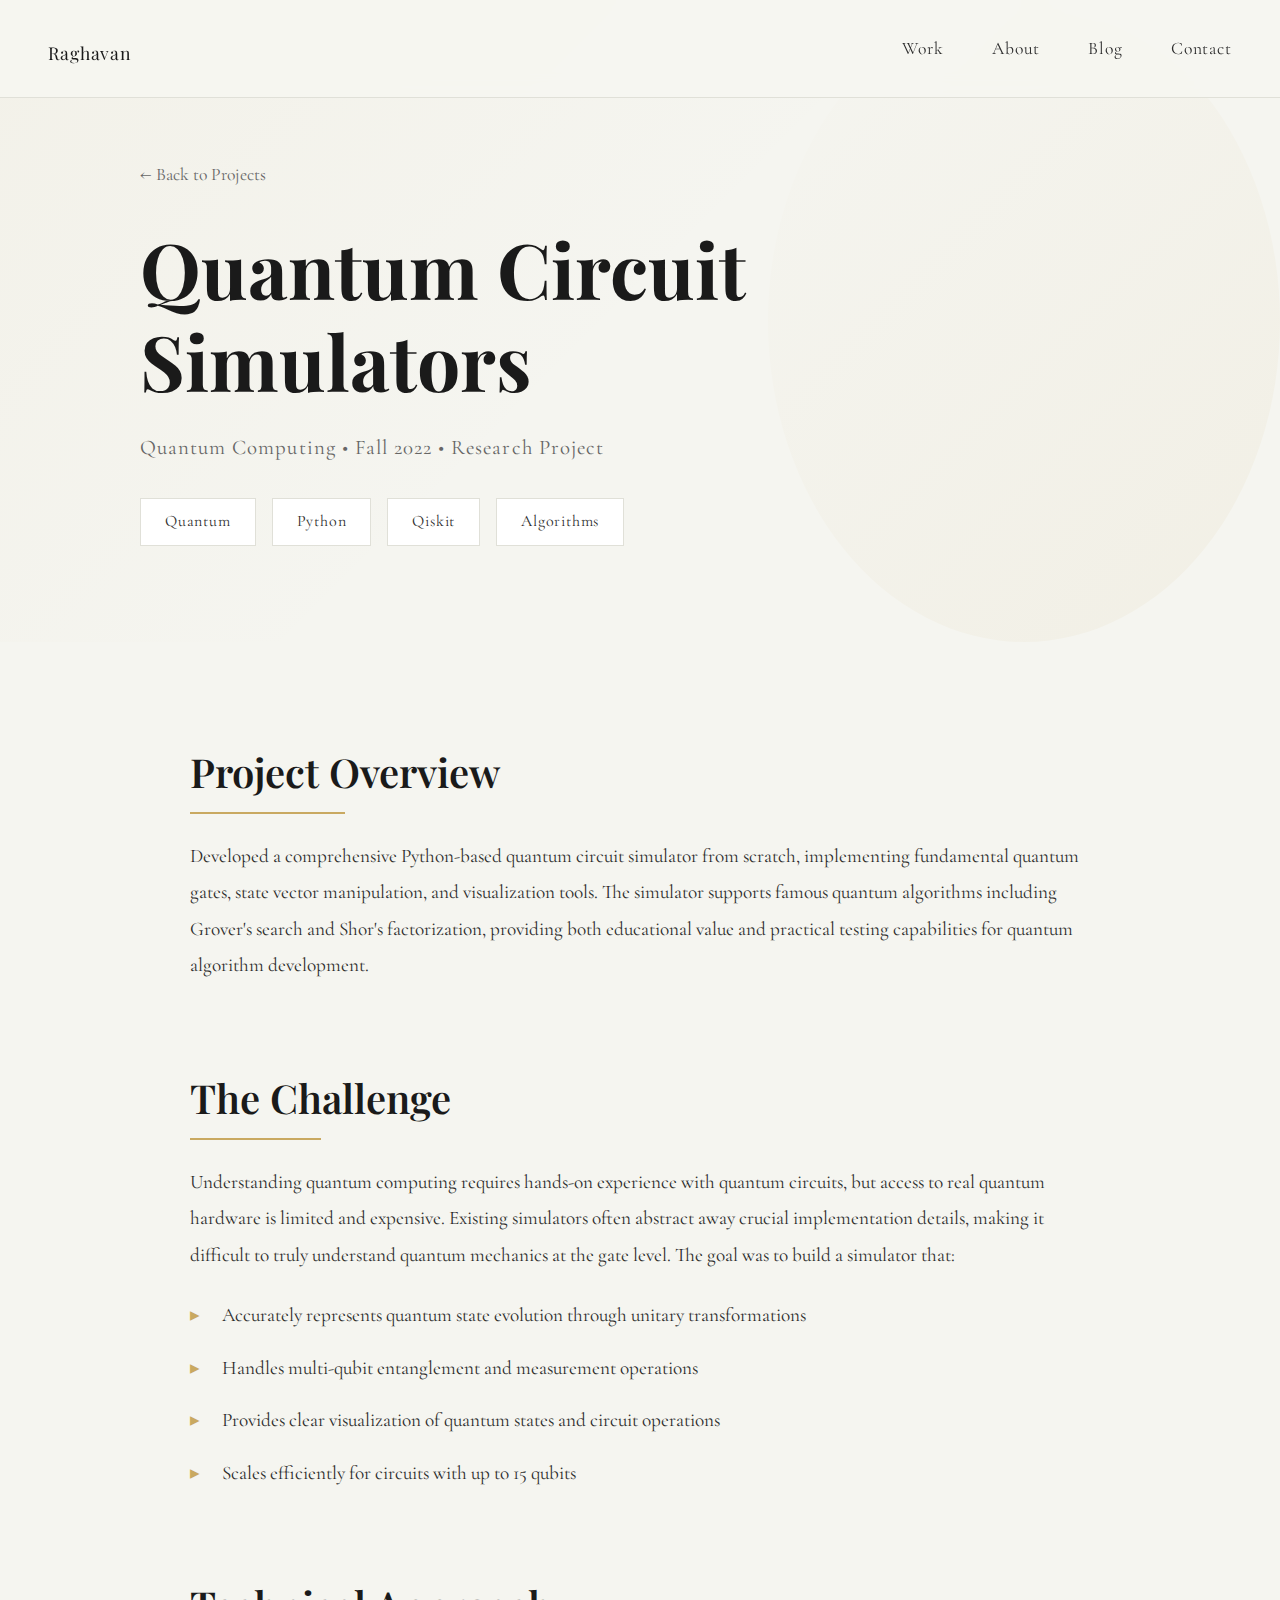
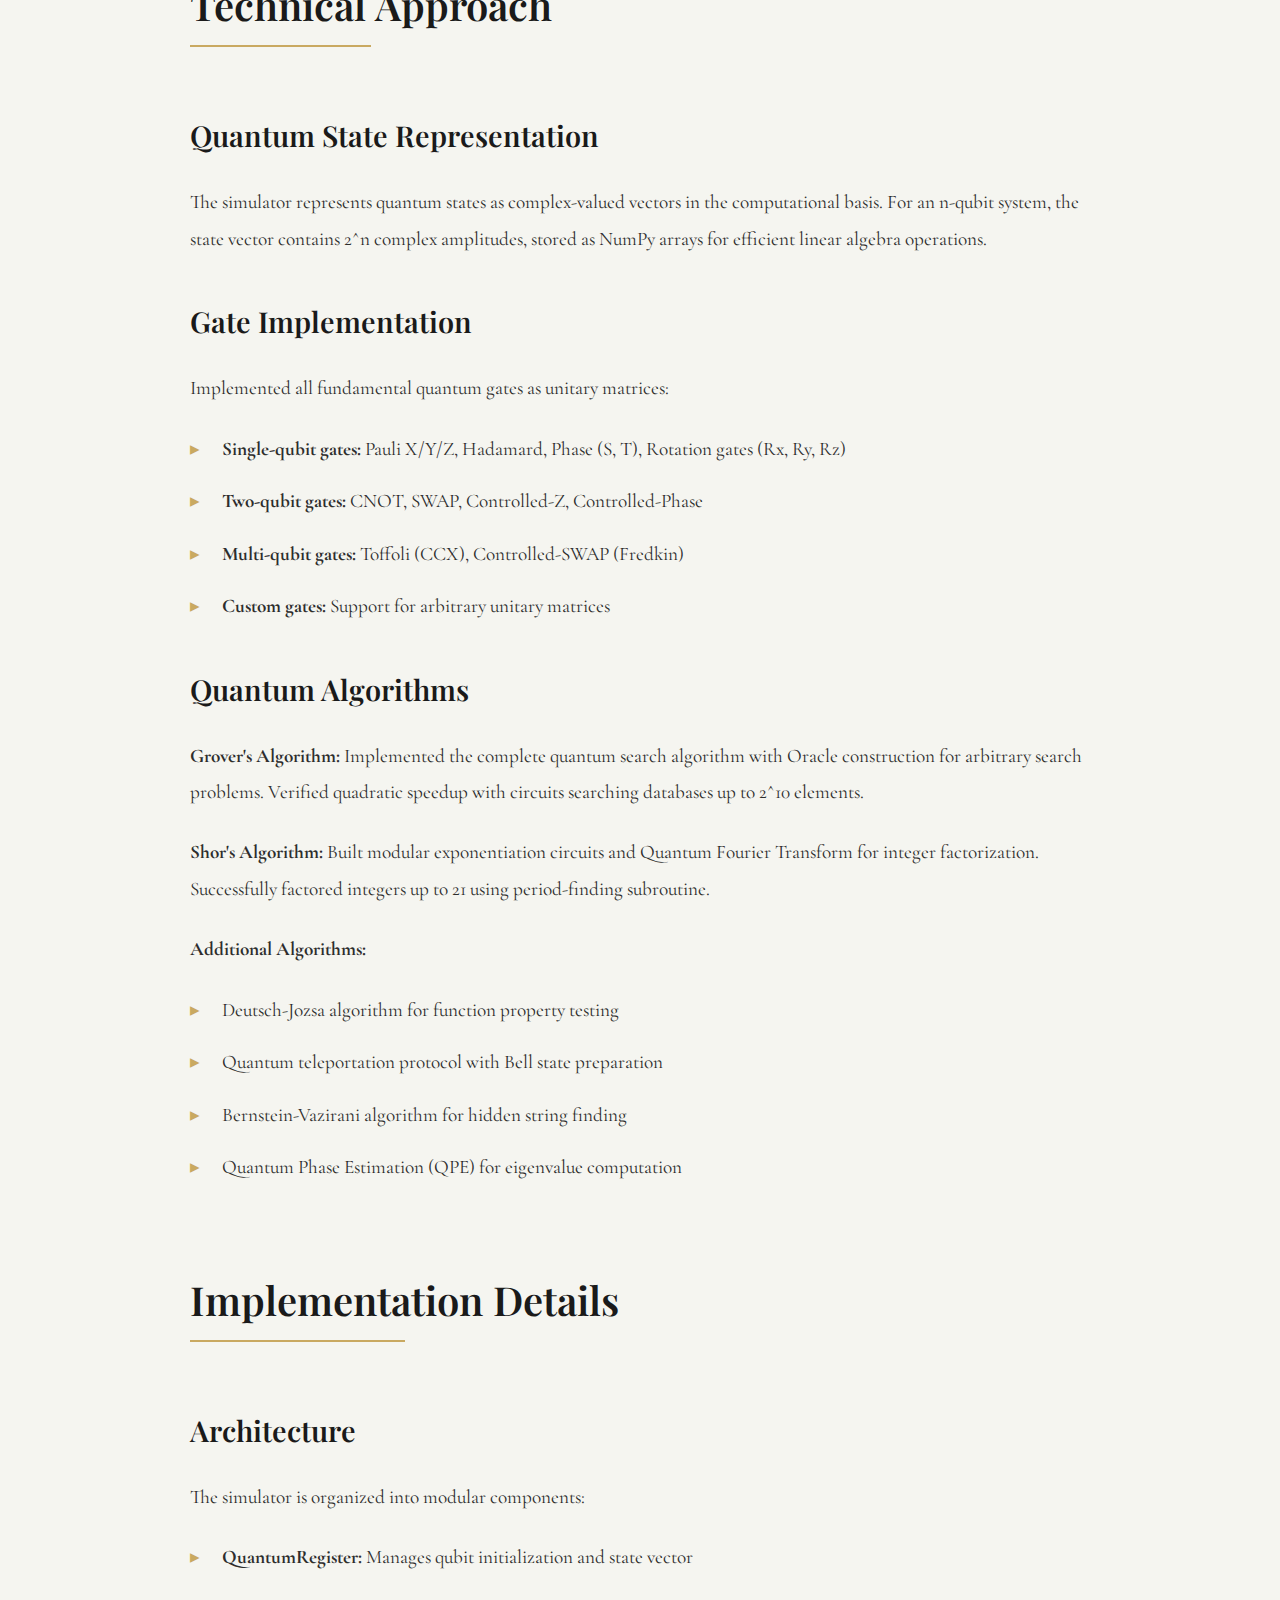
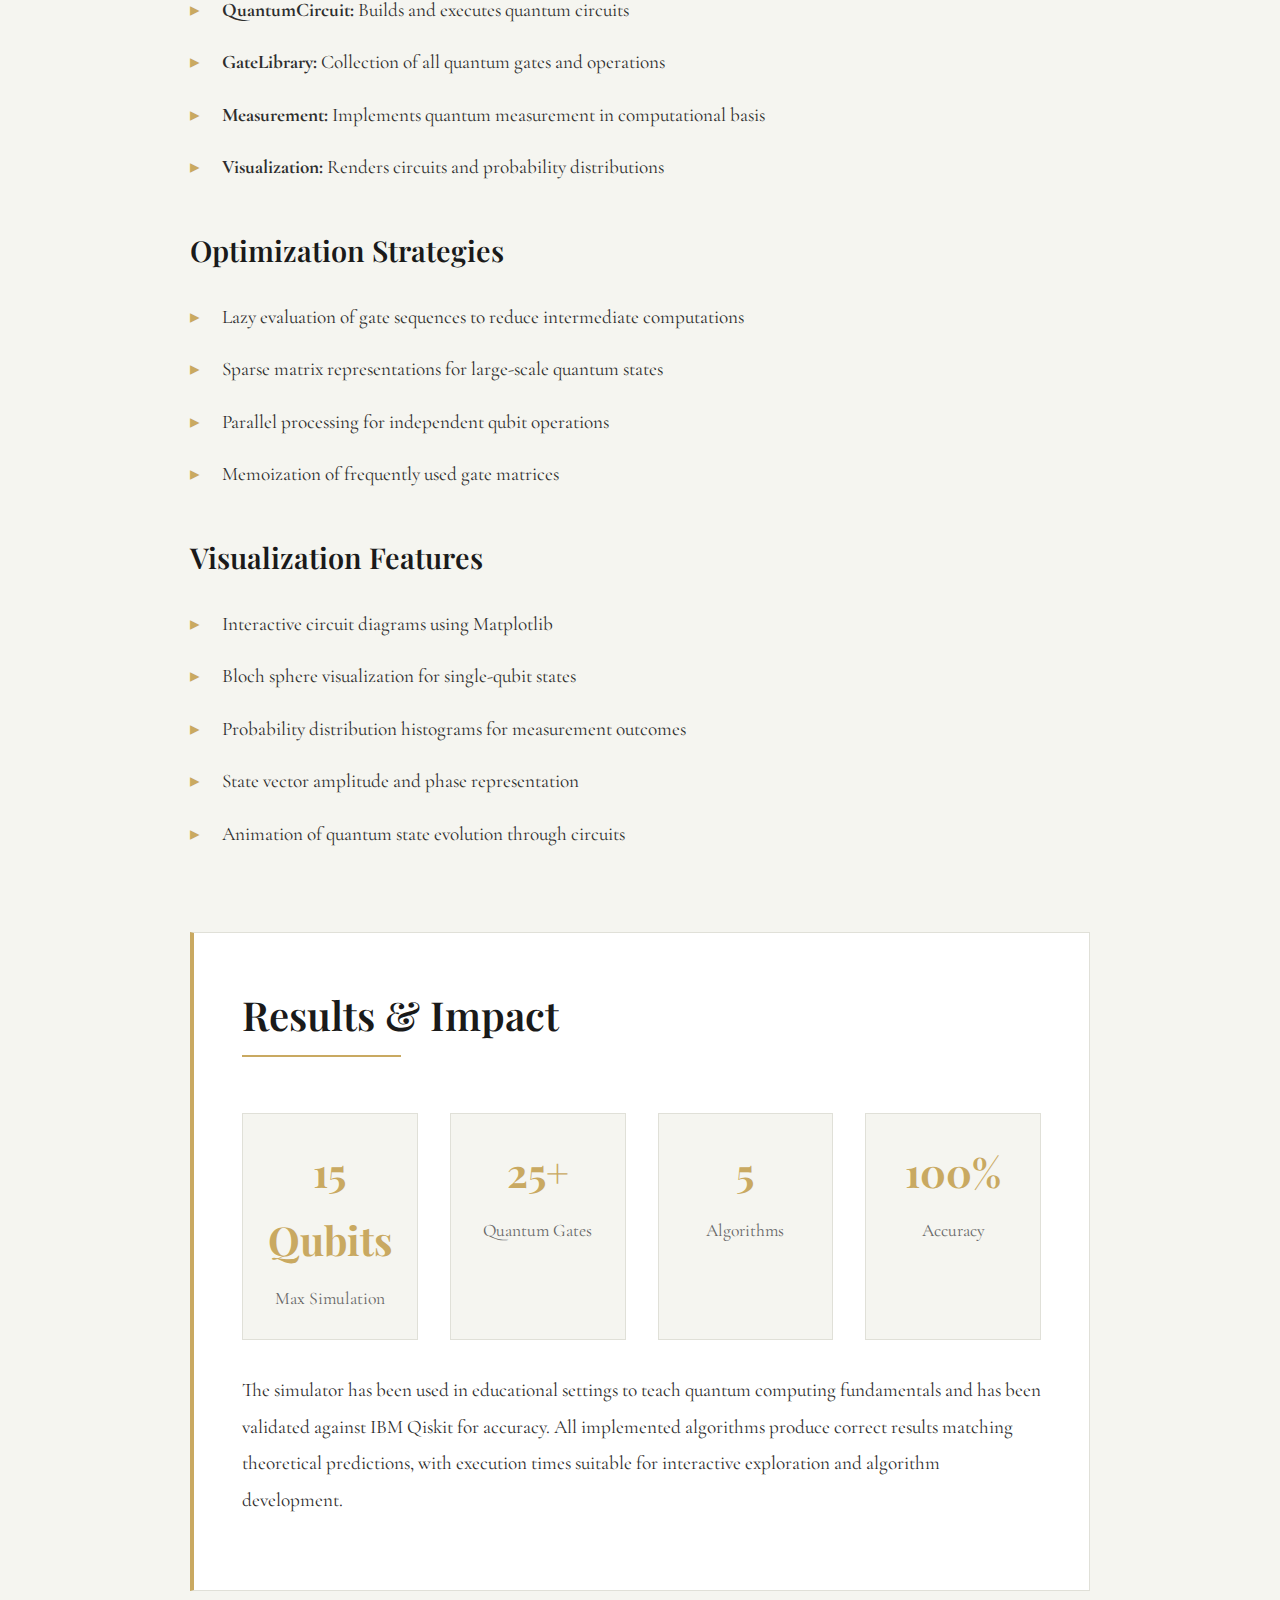
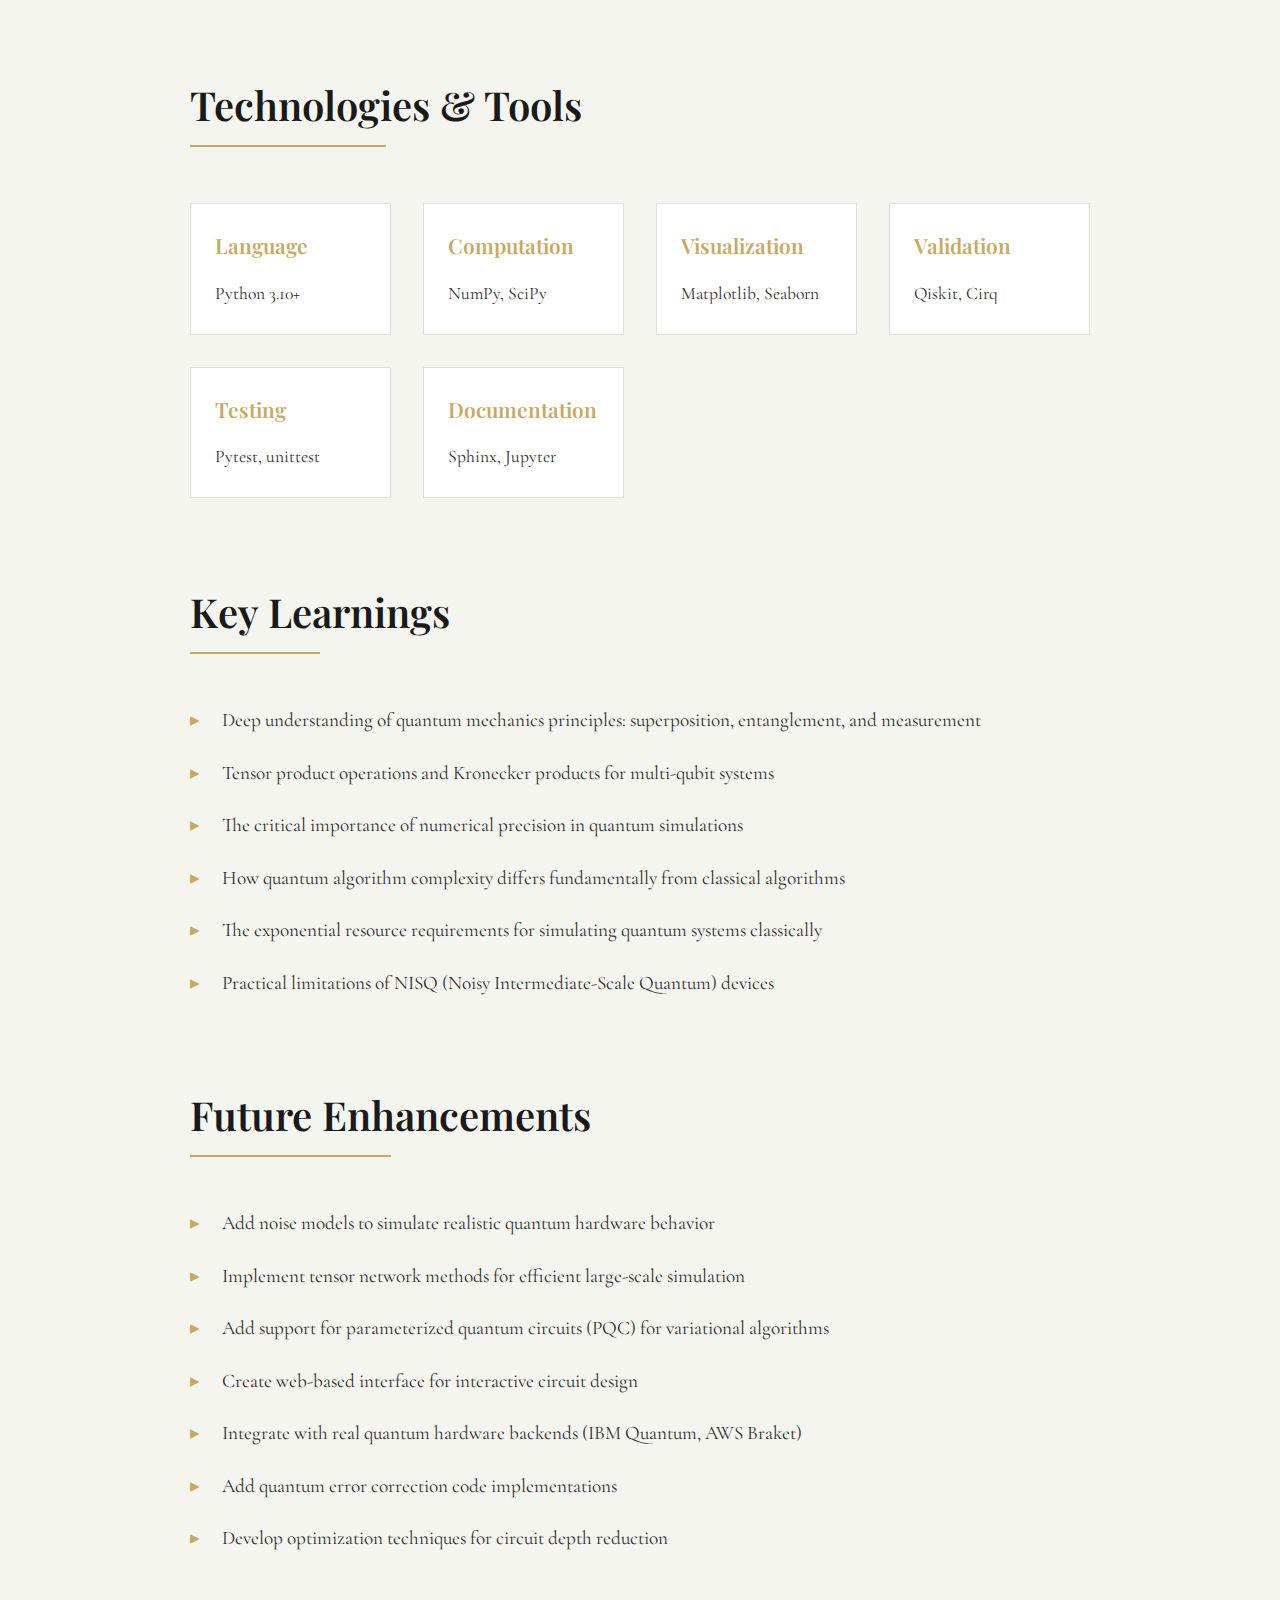
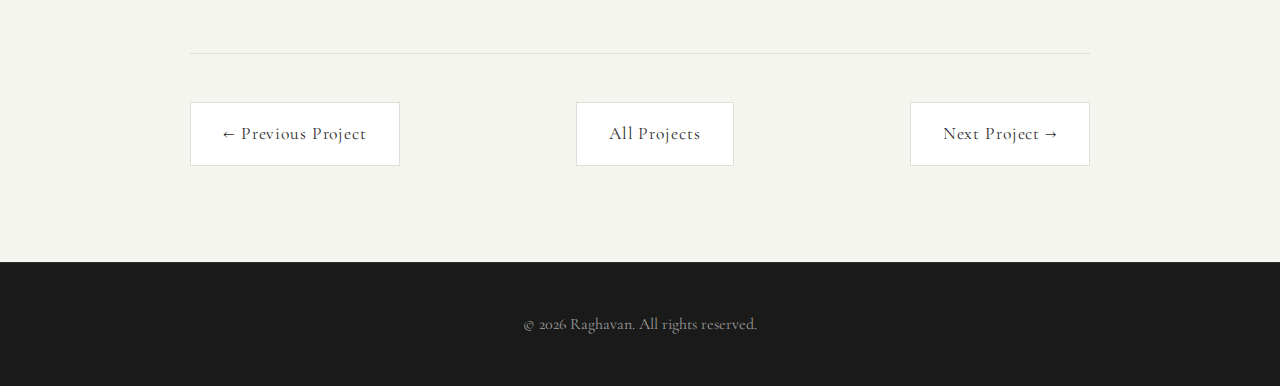
<file: project-quantum-simulator.html>
<!DOCTYPE html>
<html lang="en">
<head>
    <meta charset="UTF-8">
    <meta name="viewport" content="width=device-width, initial-scale=1.0">
    <meta name="description" content="Quantum Circuit Simulator - Quantum Computing Project by Raghavan">
    <title>Quantum Circuit Simulator - Raghavan</title>
    
    <!-- Google Fonts -->
    <link rel="preconnect" href="https://fonts.googleapis.com">
    <link rel="preconnect" href="https://fonts.gstatic.com" crossorigin>
    <link href="https://fonts.googleapis.com/css2?family=Playfair+Display:wght@400;600;700&family=Cormorant+Garamond:wght@300;400;500&display=swap" rel="stylesheet">
    
    <!-- Stylesheet -->
    <link rel="stylesheet" href="style.css">
    <link rel="stylesheet" href="project-page.css">
    
    <!-- Google Analytics 4 -->
    <script async src="https://www.googletagmanager.com/gtag/js?id=G-JBGDVXSWX7"></script>
    <script>
        window.dataLayer = window.dataLayer || [];
        function gtag(){dataLayer.push(arguments);}
        gtag('js', new Date());
        gtag('config', 'G-JBGDVXSWX7');
    </script>
   
</head>
<body>
    <!-- Navigation -->
    <nav>
        <div class="container">
            <div class="logo"><a href="index.html" style="text-decoration: none; color: inherit;">Raghavan</a></div>
            <ul>
                <li><a href="index.html#work">Work</a></li>
                <li><a href="index.html#about">About</a></li>
                <li><a href="index.html#blog">Blog</a></li>
                <li><a href="index.html#contact">Contact</a></li>
            </ul>
        </div>
    </nav>

    <!-- Project Hero -->
    <section class="project-hero">
        <div class="project-hero-content">
            <a href="index.html#work" class="back-link">← Back to Projects</a>
            <h1>Quantum Circuit Simulators</h1>
            <p class="project-meta">Quantum Computing • Fall 2022 • Research Project</p>
            <div class="project-tags-hero">
                <span class="tag">Quantum</span>
                <span class="tag">Python</span>
                <span class="tag">Qiskit</span>
                <span class="tag">Algorithms</span>
            </div>
        </div>
    </section>

    <!-- Project Content -->
    <section class="project-content-section">
        <div class="project-container">
            <!-- Overview -->
            <div class="content-block">
                <h2>Project Overview</h2>
                <p>Developed a comprehensive Python-based quantum circuit simulator from scratch, implementing fundamental quantum gates, state vector manipulation, and visualization tools. The simulator supports famous quantum algorithms including Grover's search and Shor's factorization, providing both educational value and practical testing capabilities for quantum algorithm development.</p>
            </div>

            <!-- Challenge -->
            <div class="content-block">
                <h2>The Challenge</h2>
                <p>Understanding quantum computing requires hands-on experience with quantum circuits, but access to real quantum hardware is limited and expensive. Existing simulators often abstract away crucial implementation details, making it difficult to truly understand quantum mechanics at the gate level. The goal was to build a simulator that:</p>
                <ul>
                    <li>Accurately represents quantum state evolution through unitary transformations</li>
                    <li>Handles multi-qubit entanglement and measurement operations</li>
                    <li>Provides clear visualization of quantum states and circuit operations</li>
                    <li>Scales efficiently for circuits with up to 15 qubits</li>
                </ul>
            </div>

            <!-- Solution -->
            <div class="content-block">
                <h2>Technical Approach</h2>
                
                <h3>Quantum State Representation</h3>
                <p>The simulator represents quantum states as complex-valued vectors in the computational basis. For an n-qubit system, the state vector contains 2^n complex amplitudes, stored as NumPy arrays for efficient linear algebra operations.</p>
                
                <h3>Gate Implementation</h3>
                <p>Implemented all fundamental quantum gates as unitary matrices:</p>
                <ul>
                    <li><strong>Single-qubit gates:</strong> Pauli X/Y/Z, Hadamard, Phase (S, T), Rotation gates (Rx, Ry, Rz)</li>
                    <li><strong>Two-qubit gates:</strong> CNOT, SWAP, Controlled-Z, Controlled-Phase</li>
                    <li><strong>Multi-qubit gates:</strong> Toffoli (CCX), Controlled-SWAP (Fredkin)</li>
                    <li><strong>Custom gates:</strong> Support for arbitrary unitary matrices</li>
                </ul>

                <h3>Quantum Algorithms</h3>
                <p><strong>Grover's Algorithm:</strong> Implemented the complete quantum search algorithm with Oracle construction for arbitrary search problems. Verified quadratic speedup with circuits searching databases up to 2^10 elements.</p>
                
                <p><strong>Shor's Algorithm:</strong> Built modular exponentiation circuits and Quantum Fourier Transform for integer factorization. Successfully factored integers up to 21 using period-finding subroutine.</p>

                <p><strong>Additional Algorithms:</strong></p>
                <ul>
                    <li>Deutsch-Jozsa algorithm for function property testing</li>
                    <li>Quantum teleportation protocol with Bell state preparation</li>
                    <li>Bernstein-Vazirani algorithm for hidden string finding</li>
                    <li>Quantum Phase Estimation (QPE) for eigenvalue computation</li>
                </ul>
            </div>

            <!-- Implementation -->
            <div class="content-block">
                <h2>Implementation Details</h2>
                
                <h3>Architecture</h3>
                <p>The simulator is organized into modular components:</p>
                <ul>
                    <li><strong>QuantumRegister:</strong> Manages qubit initialization and state vector</li>
                    <li><strong>QuantumCircuit:</strong> Builds and executes quantum circuits</li>
                    <li><strong>GateLibrary:</strong> Collection of all quantum gates and operations</li>
                    <li><strong>Measurement:</strong> Implements quantum measurement in computational basis</li>
                    <li><strong>Visualization:</strong> Renders circuits and probability distributions</li>
                </ul>

                <h3>Optimization Strategies</h3>
                <ul>
                    <li>Lazy evaluation of gate sequences to reduce intermediate computations</li>
                    <li>Sparse matrix representations for large-scale quantum states</li>
                    <li>Parallel processing for independent qubit operations</li>
                    <li>Memoization of frequently used gate matrices</li>
                </ul>

                <h3>Visualization Features</h3>
                <ul>
                    <li>Interactive circuit diagrams using Matplotlib</li>
                    <li>Bloch sphere visualization for single-qubit states</li>
                    <li>Probability distribution histograms for measurement outcomes</li>
                    <li>State vector amplitude and phase representation</li>
                    <li>Animation of quantum state evolution through circuits</li>
                </ul>
            </div>

            <!-- Results -->
            <div class="content-block highlight-block">
                <h2>Results & Impact</h2>
                <div class="results-grid">
                    <div class="result-item">
                        <h3>15 Qubits</h3>
                        <p>Max Simulation</p>
                    </div>
                    <div class="result-item">
                        <h3>25+</h3>
                        <p>Quantum Gates</p>
                    </div>
                    <div class="result-item">
                        <h3>5</h3>
                        <p>Algorithms</p>
                    </div>
                    <div class="result-item">
                        <h3>100%</h3>
                        <p>Accuracy</p>
                    </div>
                </div>
                <p style="margin-top: 2rem;">The simulator has been used in educational settings to teach quantum computing fundamentals and has been validated against IBM Qiskit for accuracy. All implemented algorithms produce correct results matching theoretical predictions, with execution times suitable for interactive exploration and algorithm development.</p>
            </div>

            <!-- Technologies -->
            <div class="content-block">
                <h2>Technologies & Tools</h2>
                <div class="tech-grid">
                    <div class="tech-item">
                        <h4>Language</h4>
                        <p>Python 3.10+</p>
                    </div>
                    <div class="tech-item">
                        <h4>Computation</h4>
                        <p>NumPy, SciPy</p>
                    </div>
                    <div class="tech-item">
                        <h4>Visualization</h4>
                        <p>Matplotlib, Seaborn</p>
                    </div>
                    <div class="tech-item">
                        <h4>Validation</h4>
                        <p>Qiskit, Cirq</p>
                    </div>
                    <div class="tech-item">
                        <h4>Testing</h4>
                        <p>Pytest, unittest</p>
                    </div>
                    <div class="tech-item">
                        <h4>Documentation</h4>
                        <p>Sphinx, Jupyter</p>
                    </div>
                </div>
            </div>

            <!-- Learnings -->
            <div class="content-block">
                <h2>Key Learnings</h2>
                <ul>
                    <li>Deep understanding of quantum mechanics principles: superposition, entanglement, and measurement</li>
                    <li>Tensor product operations and Kronecker products for multi-qubit systems</li>
                    <li>The critical importance of numerical precision in quantum simulations</li>
                    <li>How quantum algorithm complexity differs fundamentally from classical algorithms</li>
                    <li>The exponential resource requirements for simulating quantum systems classically</li>
                    <li>Practical limitations of NISQ (Noisy Intermediate-Scale Quantum) devices</li>
                </ul>
            </div>

            <!-- Future Work -->
            <div class="content-block">
                <h2>Future Enhancements</h2>
                <ul>
                    <li>Add noise models to simulate realistic quantum hardware behavior</li>
                    <li>Implement tensor network methods for efficient large-scale simulation</li>
                    <li>Add support for parameterized quantum circuits (PQC) for variational algorithms</li>
                    <li>Create web-based interface for interactive circuit design</li>
                    <li>Integrate with real quantum hardware backends (IBM Quantum, AWS Braket)</li>
                    <li>Add quantum error correction code implementations</li>
                    <li>Develop optimization techniques for circuit depth reduction</li>
                </ul>
            </div>

            <!-- Navigation -->
               <div class="project-navigation">
                <a href="project-HA.html" class="nav-btn">← Previous Project</a>
                <a href="index.html#work" class="nav-btn-center">All Projects</a>
                <a href="project-riscv.html" class="nav-btn">Next Project →</a>
            </div>
        </div>
    </section>

    <!-- Footer -->
    <footer>
       
        <p>&copy; 2026 Raghavan. All rights reserved.</p>
    </footer>

    <script src="script.js"></script>
</body>
</html>
</file>
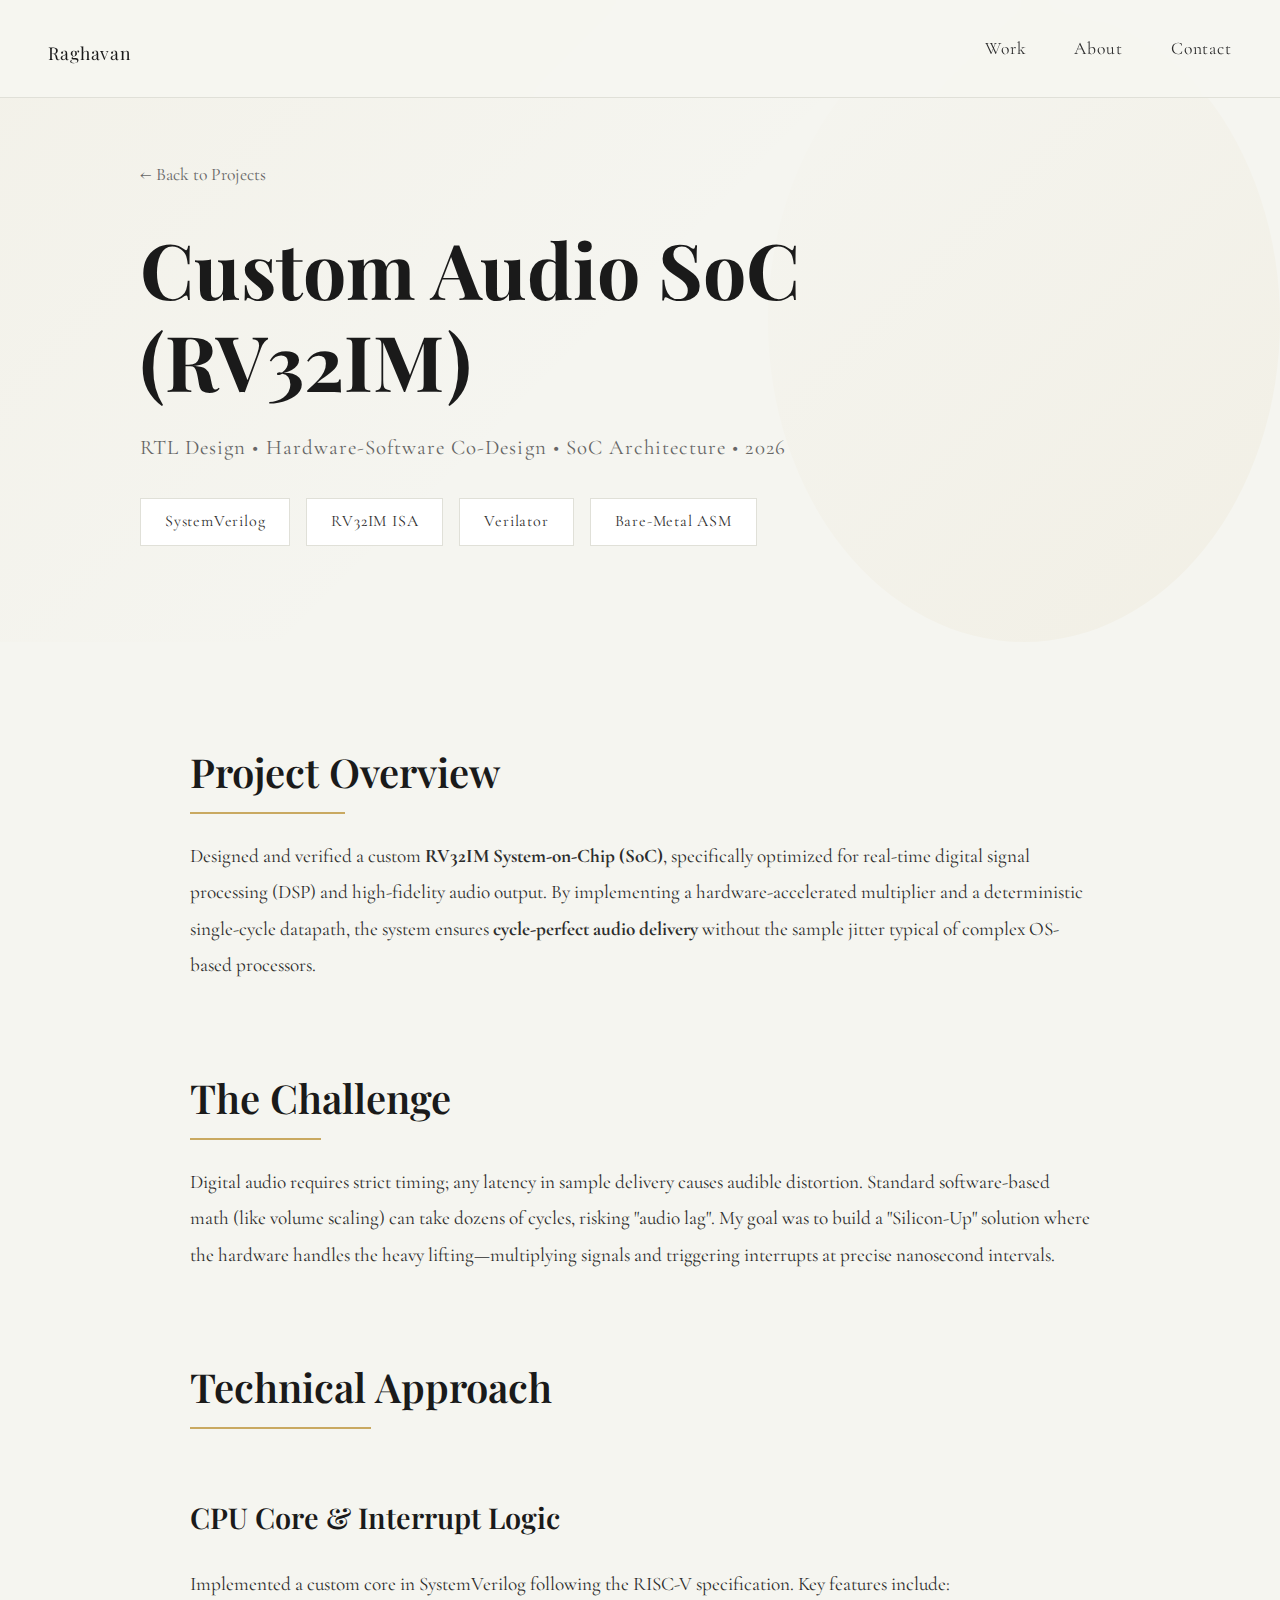
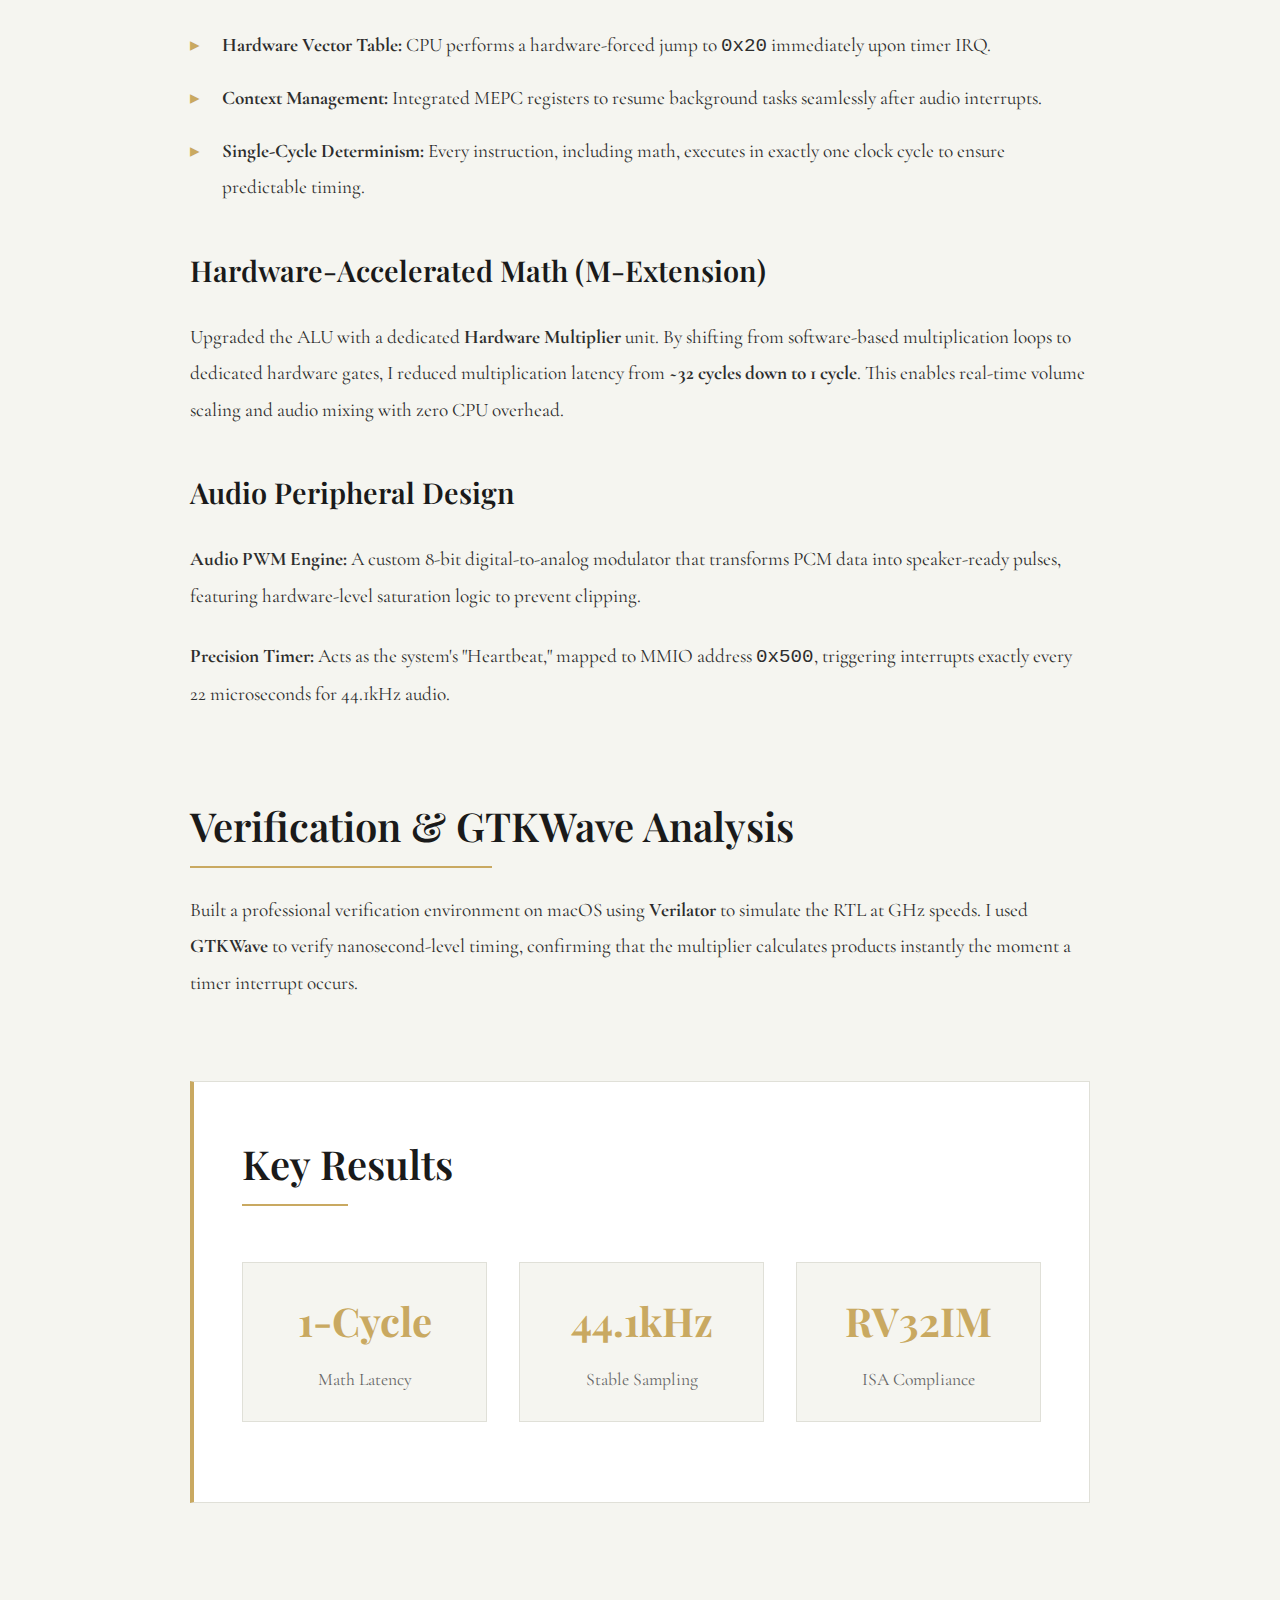
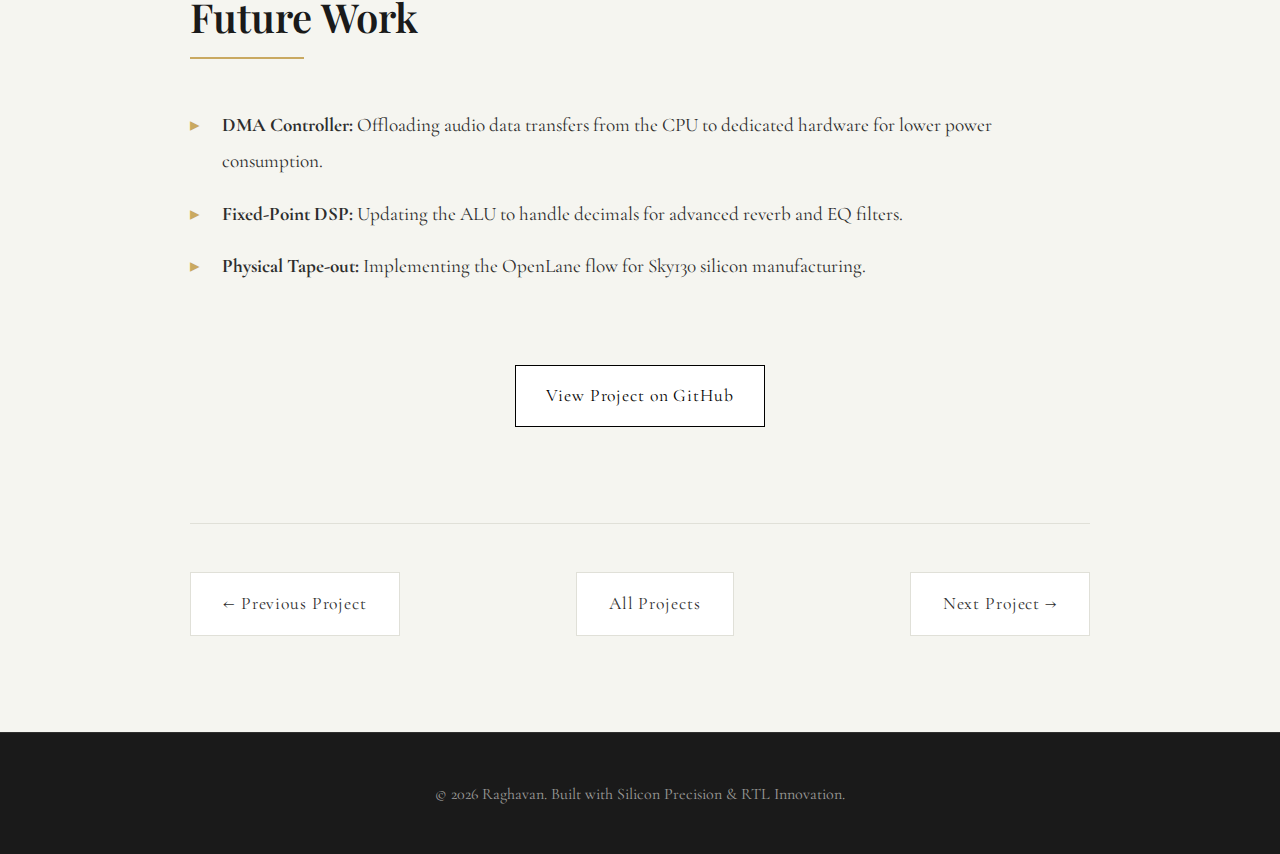
<file: project-riscv.html>
<!DOCTYPE html>
<html lang="en">
<head>
    <meta charset="UTF-8">
    <meta name="viewport" content="width=device-width, initial-scale=1.0">
    <meta name="description" content="Custom RISC-V Audio SoC - RTL Design & Verification by Raghavan">
    <title>Custom Audio SoC RISC-V - Raghavan</title>
    
    <link rel="preconnect" href="https://fonts.googleapis.com">
    <link rel="preconnect" href="https://fonts.gstatic.com" crossorigin>
    <link href="https://fonts.googleapis.com/css2?family=Playfair+Display:wght@400;600;700&family=Cormorant+Garamond:wght@300;400;500&family=JetBrains+Mono:wght@400;500&display=swap" rel="stylesheet">
    
    <link rel="stylesheet" href="style.css">
    <link rel="stylesheet" href="project-page.css">
      
    
    <!-- Google Analytics 4 -->
    <script async src="https://www.googletagmanager.com/gtag/js?id=G-JBGDVXSWX7"></script>
    <script>
        window.dataLayer = window.dataLayer || [];
        function gtag(){dataLayer.push(arguments);}
        gtag('js', new Date());
        gtag('config', 'G-JBGDVXSWX7');
    </script>
</head>
<body>

    <nav>
        <div class="container">
            <div class="logo"><a href="index.html" style="text-decoration: none; color: inherit;">Raghavan</a></div>
            <div class="hamburger">
            <span class="bar"></span>
            <span class="bar"></span>
            <span class="bar"></span>
        </div>

        <div class="menu-overlay"></div>
        <ul class="nav-menu">             
                <li><a href="index.html#work">Work</a></li>
                <li><a href="index.html#about">About</a></li>
                <li><a href="index.html#contact">Contact</a></li>
            </ul>
        </div>
    </nav>

    <section class="project-hero">
        <div class="project-hero-content">
            <a href="index.html#work" class="back-link">← Back to Projects</a>
            <h1>Custom Audio SoC (RV32IM) </h1>
            <p class="project-meta">RTL Design • Hardware-Software Co-Design • SoC Architecture • 2026</p>
            <div class="project-tags-hero">
                <span class="tag">SystemVerilog</span>
                <span class="tag">RV32IM ISA</span>
                <span class="tag">Verilator</span>
                <span class="tag">Bare-Metal ASM</span>
            </div>
        </div>
    </section>

    <section class="project-content-section">
        <div class="project-container">
            <div class="content-block">
                <h2>Project Overview</h2>
                <p>Designed and verified a custom <strong>RV32IM System-on-Chip (SoC)</strong>, specifically optimized for real-time digital signal processing (DSP) and high-fidelity audio output. By implementing a hardware-accelerated multiplier and a deterministic single-cycle datapath, the system ensures <strong>cycle-perfect audio delivery</strong> without the sample jitter typical of complex OS-based processors.</p>

            </div>

            <div class="content-block">
                <h2>The Challenge</h2>
                <p>Digital audio requires strict timing; any latency in sample delivery causes audible distortion. Standard software-based math (like volume scaling) can take dozens of cycles, risking "audio lag". My goal was to build a "Silicon-Up" solution where the hardware handles the heavy lifting—multiplying signals and triggering interrupts at precise nanosecond intervals.</p>


            </div>

            <div class="content-block">
                <h2>Technical Approach</h2>
                
                <h3>CPU Core & Interrupt Logic</h3>
                <p>Implemented a custom core in SystemVerilog following the RISC-V specification. Key features include:</p>
                <ul>
                    <li><strong>Hardware Vector Table:</strong> CPU performs a hardware-forced jump to <code>0x20</code> immediately upon timer IRQ.</li>
                    <li><strong>Context Management:</strong> Integrated MEPC registers to resume background tasks seamlessly after audio interrupts.</li>
                    <li><strong>Single-Cycle Determinism:</strong> Every instruction, including math, executes in exactly one clock cycle to ensure predictable timing.</li>
                </ul>
                
                <h3>Hardware-Accelerated Math (M-Extension)</h3>
                <p>Upgraded the ALU with a dedicated <strong>Hardware Multiplier</strong> unit. By shifting from software-based multiplication loops to dedicated hardware gates, I reduced multiplication latency from <strong>~32 cycles down to 1 cycle</strong>. This enables real-time volume scaling and audio mixing with zero CPU overhead.</p>
                

                <h3>Audio Peripheral Design</h3>
                <p><strong>Audio PWM Engine:</strong> A custom 8-bit digital-to-analog modulator that transforms PCM data into speaker-ready pulses, featuring hardware-level saturation logic to prevent clipping.</p>

                
                <p><strong>Precision Timer:</strong> Acts as the system's "Heartbeat," mapped to MMIO address <code>0x500</code>, triggering interrupts exactly every 22 microseconds for 44.1kHz audio.</p>
            </div>

           <div class="content-block">
                <h2>Verification & GTKWave Analysis</h2>
                <p>Built a professional verification environment on macOS using <strong>Verilator</strong> to simulate the RTL at GHz speeds. I used <strong>GTKWave</strong> to verify nanosecond-level timing, confirming that the multiplier calculates products instantly the moment a timer interrupt occurs.</p>
                
            </div>

            <div class="content-block highlight-block">
                <h2>Key Results</h2>
                <div class="results-grid">
                    <div class="result-item">
                        <h3>1-Cycle</h3>
                        <p>Math Latency</p>
                    </div>
                    <div class="result-item">
                        <h3>44.1kHz</h3>
                        <p>Stable Sampling</p>
                    </div>
                    <div class="result-item">
                        <h3>RV32IM</h3>
                        <p>ISA Compliance</p>
                    </div>
                </div>
            </div>

            <div class="content-block">
                <h2>Future Work</h2>
                 <ul>
                    <li><strong>DMA Controller:</strong> Offloading audio data transfers from the CPU to dedicated hardware for lower power consumption.</li>
                    <li><strong>Fixed-Point DSP:</strong> Updating the ALU to handle decimals for advanced reverb and EQ filters.</li>
                    <li><strong>Physical Tape-out:</strong> Implementing the OpenLane flow for Sky130 silicon manufacturing.</li>
                </ul>
            </div>

             <div class="content-block" style="text-align: center; margin-top: 40px;">
                <a href="https://github.com/Raghavan-04/Custom_Audio_SOC" class="nav-btn-center" style="display: inline-block; padding: 15px 30px; border: 1px solid #000; text-decoration: none; color: #000;">View Project on GitHub</a>
            </div>

            <div class="project-navigation">
                <a href="project-quantum-simulator.html" class="nav-btn">← Previous Project</a>
                <a href="index.html#work" class="nav-btn-center">All Projects</a>
                <a href="project-oncowise.html" class="nav-btn">Next Project →</a>
            </div>
        </div>
    </section>

    <footer>
        <p>&copy; 2026 Raghavan. Built with Silicon Precision & RTL Innovation.</p>
    </footer>
    <script src="script.js"></script>
</body>
</html>
</body>
</html>
</file>
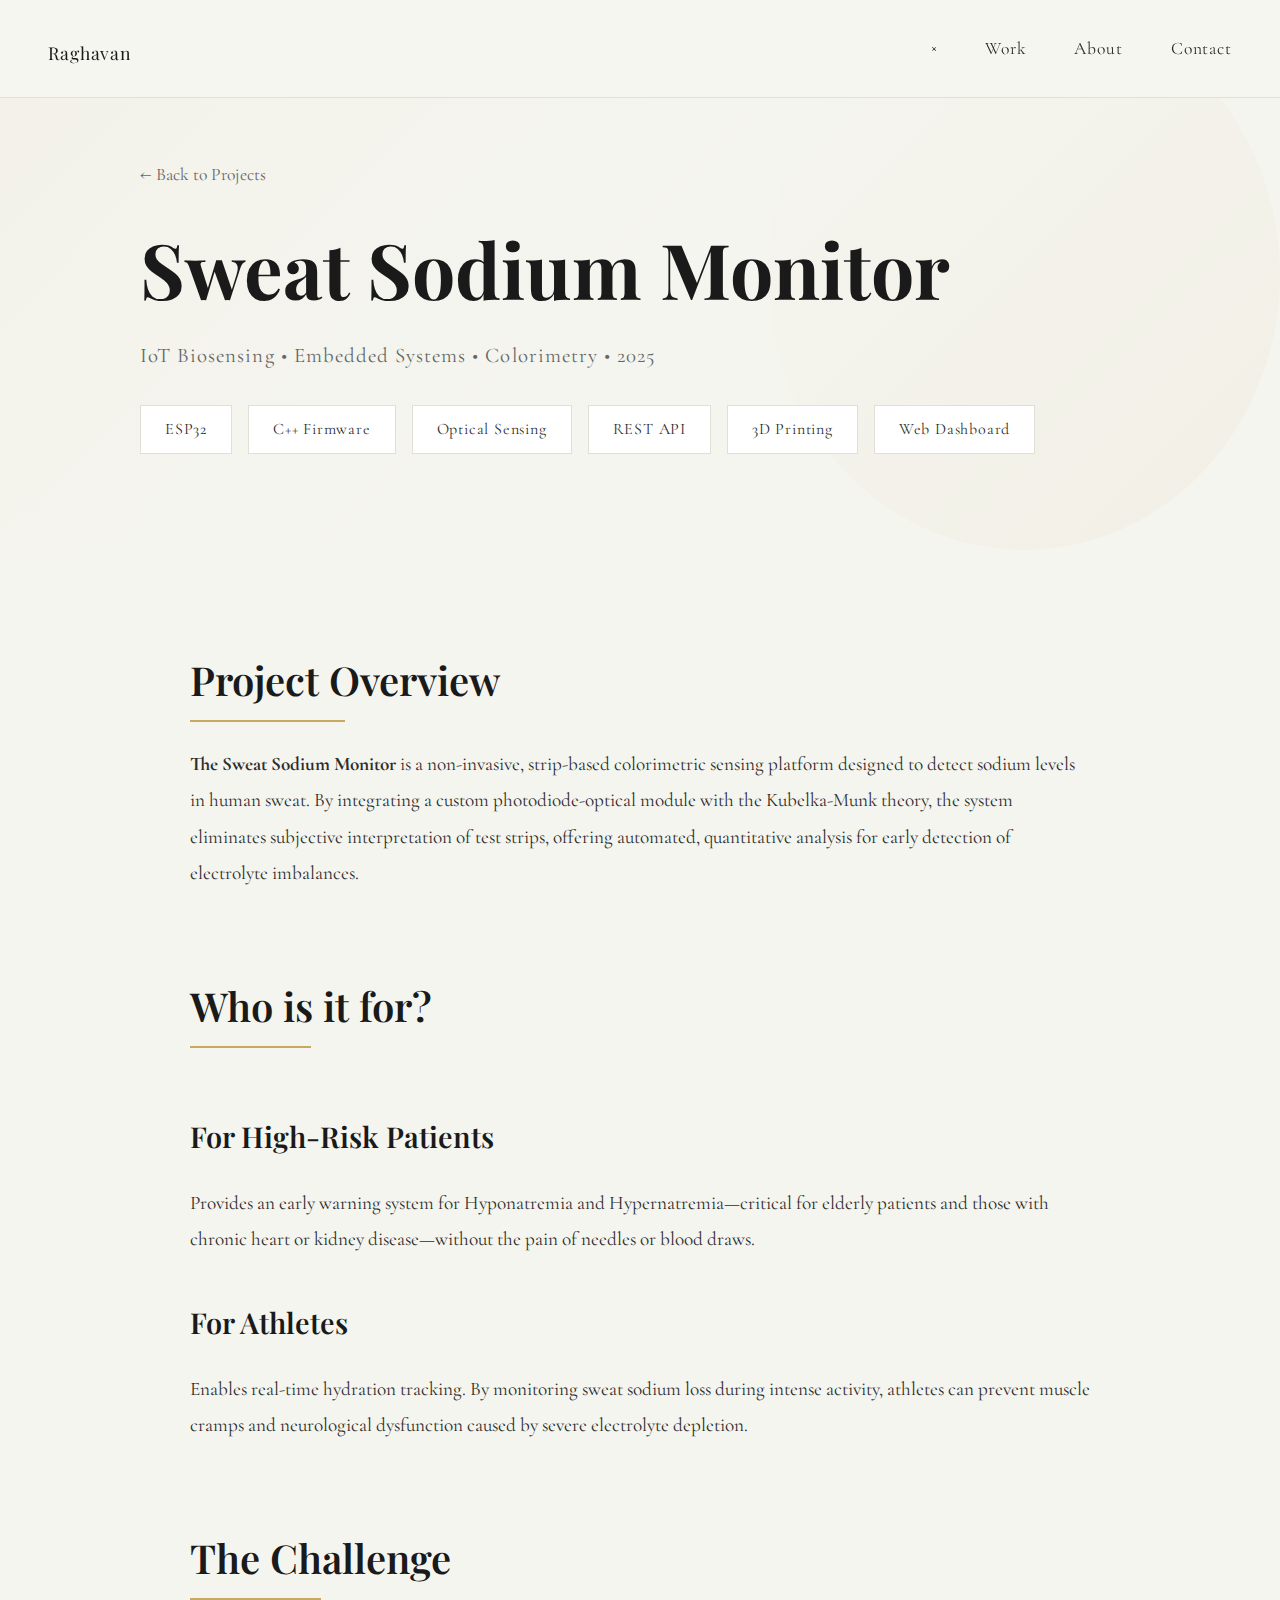
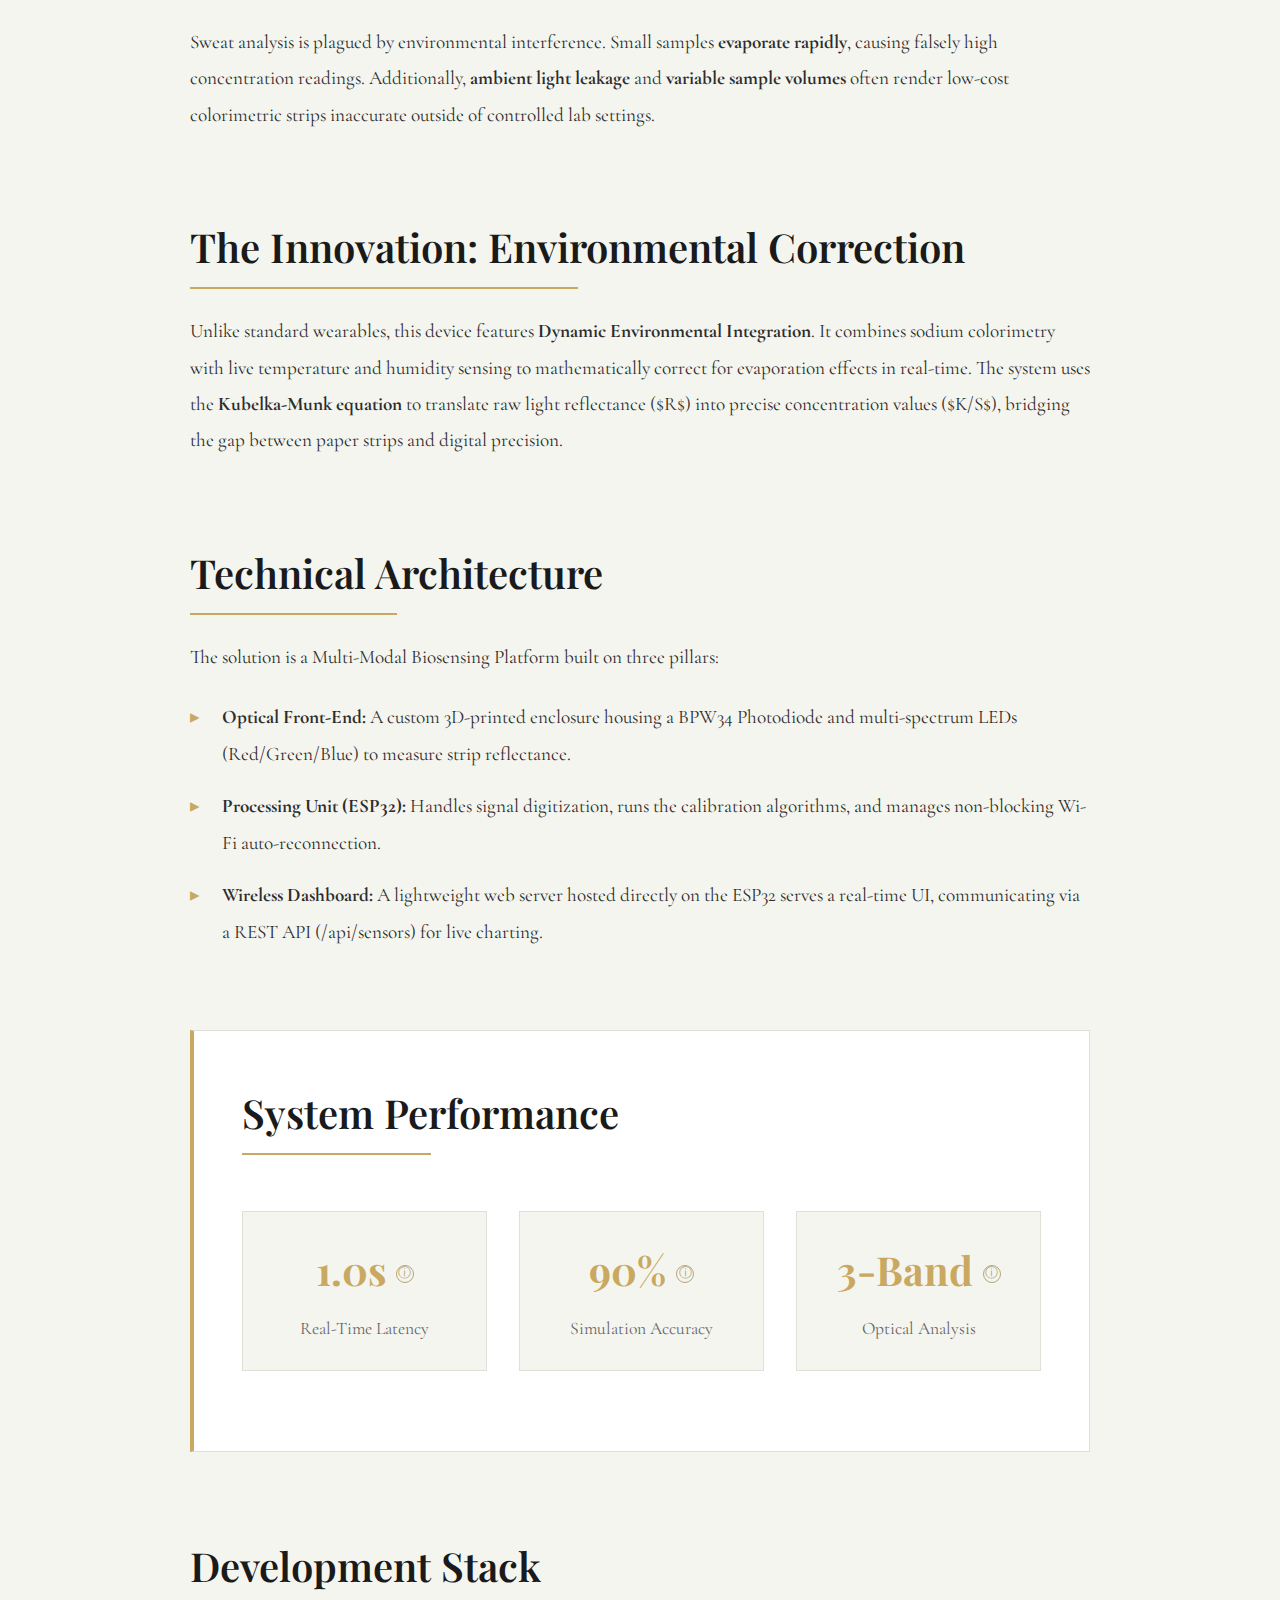
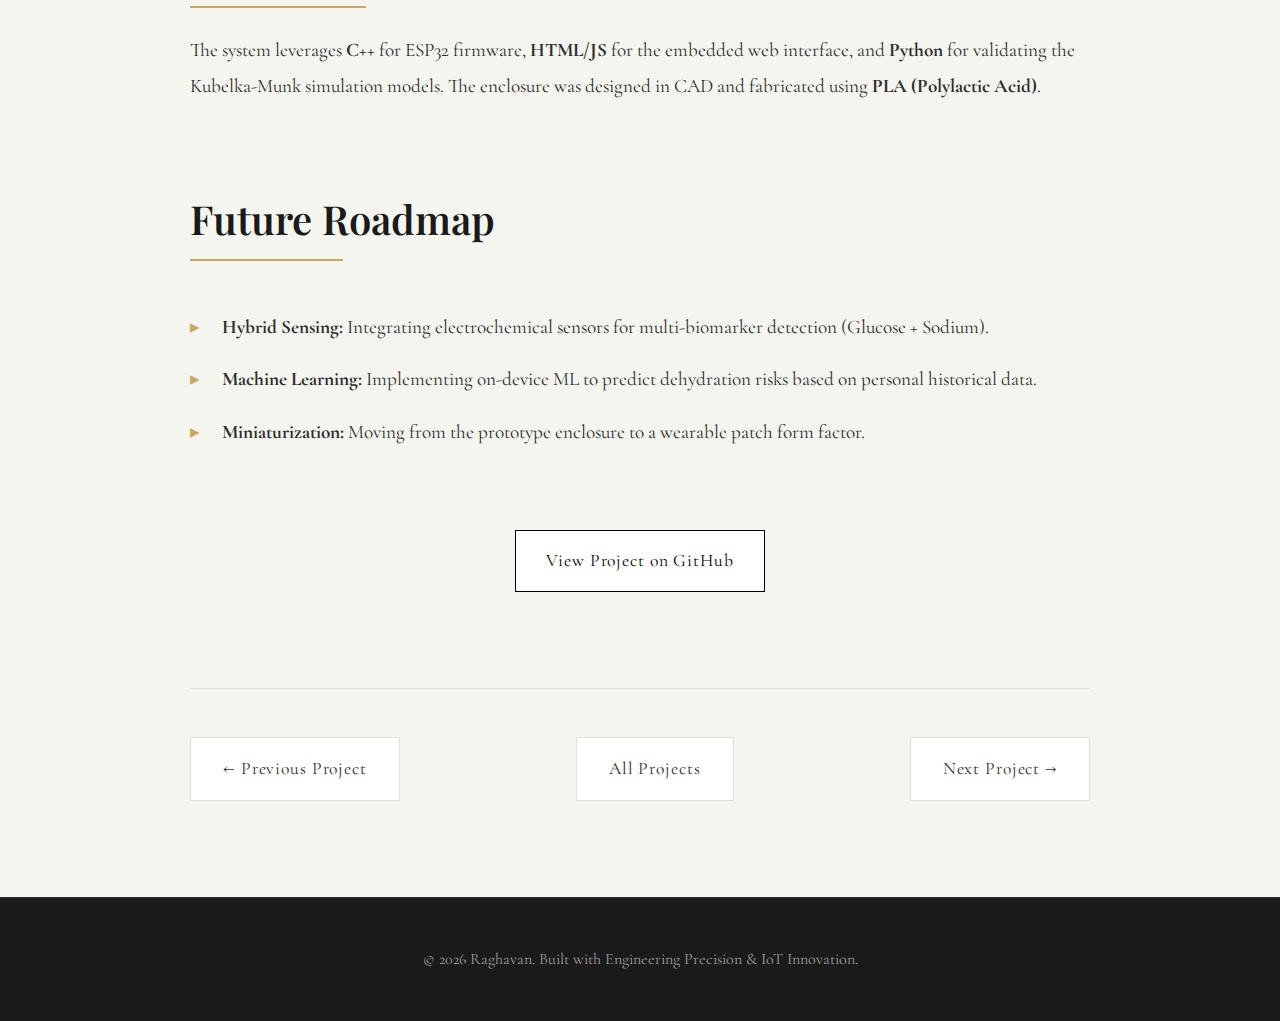
<file: project-sweat-monitor.html>
<!DOCTYPE html>
<html lang="en">
<head>
    <meta charset="UTF-8">
    <meta name="viewport" content="width=device-width, initial-scale=1.0">
    <meta name="description" content="Sweat Sodium Monitor: IoT Biosensing Platform by Raghavan">
    <title>Sweat Sodium Monitor - Raghavan</title>
    
    <link rel="preconnect" href="https://fonts.googleapis.com">
    <link rel="preconnect" href="https://fonts.gstatic.com" crossorigin>
    <link href="https://fonts.googleapis.com/css2?family=Playfair+Display:wght@400;600;700&family=Cormorant+Garamond:wght@300;400;500&family=JetBrains+Mono:wght@400;500&display=swap" rel="stylesheet">
    
    <link rel="stylesheet" href="style.css">
    <link rel="stylesheet" href="project-page.css">
     <script async src="https://www.googletagmanager.com/gtag/js?id=G-JBGDVXSWX7"></script>
    <script>
        window.dataLayer = window.dataLayer || [];
        function gtag(){dataLayer.push(arguments);}
        gtag('js', new Date());
        gtag('config', 'G-JBGDVXSWX7');
    </script>
</head>
<body>
    <nav>
    <div class="container">
        <div class="logo"><a href="index.html" style="text-decoration: none; color: inherit;">Raghavan</a></div>

        <div class="hamburger">
            <span class="bar"></span>
            <span class="bar"></span>
            <span class="bar"></span>
        </div>

        <div class="menu-overlay"></div>

        <ul class="nav-menu">
            <div class="menu-close-btn">&times;</div>
            
            <li><a href="index.html#work">Work</a></li>
            <li><a href="index.html#about">About</a></li>
            <li><a href="index.html#contact">Contact</a></li>
        </ul>
    </div>
</nav>

    <section class="project-hero">
        <div class="project-hero-content">
            <a href="index.html#work" class="back-link">← Back to Projects</a>
            <h1>Sweat Sodium Monitor</h1>
            <p class="project-meta">IoT Biosensing • Embedded Systems • Colorimetry • 2025</p>
            <div class="project-tags-hero">
                <span class="tag">ESP32</span>
                <span class="tag">C++ Firmware</span>
                <span class="tag">Optical Sensing</span>
                <span class="tag">REST API</span>
                <span class="tag">3D Printing</span>
                <span class="tag">Web Dashboard</span>
            </div>
        </div>
    </section>

    <section class="project-content-section">
        <div class="project-container">
            
            <div class="content-block">
                <h2>Project Overview</h2>
                <p><strong>The Sweat Sodium Monitor</strong> is a non-invasive, strip-based colorimetric sensing platform designed to detect sodium levels in human sweat. By integrating a custom photodiode-optical module with the Kubelka-Munk theory, the system eliminates subjective interpretation of test strips, offering automated, quantitative analysis for early detection of electrolyte imbalances.</p>
            </div>

            <div class="content-block">
                <h2>Who is it for?</h2>
                <div class="roles-grid">
                    <div class="role-item">
                        <h3>For High-Risk Patients</h3>
                        <p>Provides an early warning system for Hyponatremia and Hypernatremia—critical for elderly patients and those with chronic heart or kidney disease—without the pain of needles or blood draws.</p>
                    </div>
                    <div class="role-item">
                        <h3>For Athletes</h3>
                        <p>Enables real-time hydration tracking. By monitoring sweat sodium loss during intense activity, athletes can prevent muscle cramps and neurological dysfunction caused by severe electrolyte depletion.</p>
                    </div>
                </div>
            </div>

            <div class="content-block">
                <h2>The Challenge</h2>
                <p>Sweat analysis is plagued by environmental interference. Small samples <strong>evaporate rapidly</strong>, causing falsely high concentration readings. Additionally, <strong>ambient light leakage</strong> and <strong>variable sample volumes</strong> often render low-cost colorimetric strips inaccurate outside of controlled lab settings.</p>
            </div>

            <div class="content-block">
                <h2>The Innovation: Environmental Correction</h2>
                <p>Unlike standard wearables, this device features <strong>Dynamic Environmental Integration</strong>. It combines sodium colorimetry with live temperature and humidity sensing to mathematically correct for evaporation effects in real-time. The system uses the <strong>Kubelka-Munk equation</strong> to translate raw light reflectance ($R$) into precise concentration values ($K/S$), bridging the gap between paper strips and digital precision.</p>
            </div>

            <div class="content-block">
                <h2>Technical Architecture</h2>
                <p>The solution is a Multi-Modal Biosensing Platform built on three pillars:</p>
                <ul>
                    <li><strong>Optical Front-End:</strong> A custom 3D-printed enclosure housing a BPW34 Photodiode and multi-spectrum LEDs (Red/Green/Blue) to measure strip reflectance.</li>
                    <li><strong>Processing Unit (ESP32):</strong> Handles signal digitization, runs the calibration algorithms, and manages non-blocking Wi-Fi auto-reconnection.</li>
                    <li><strong>Wireless Dashboard:</strong> A lightweight web server hosted directly on the ESP32 serves a real-time UI, communicating via a REST API (/api/sensors) for live charting.</li>
                </ul>
            </div>

            <div class="content-block highlight-block">
                <h2>System Performance</h2>
                <div class="results-grid">
                    <div class="result-item">
                        <div class="metric-header">
                            <h3>1.0s</h3>
                            <span class="info-icon" data-tooltip="The system updates sensor data to the web dashboard every second via REST API." tabindex="0">ⓘ</span>
                        </div>
                        <p>Real-Time Latency</p>
                    </div>

                    <div class="result-item">
                        <div class="metric-header">
                            <h3>90%</h3>
                            <span class="info-icon" data-tooltip="Simulated peak correlation between Kubelka-Munk values and sodium concentration." tabindex="0">ⓘ</span>
                        </div>
                        <p>Simulation Accuracy</p>
                    </div>

                    <div class="result-item">
        <div class="metric-header">
            <h3>3-Band</h3>
            <span class="info-icon" data-tooltip="Utilizes Red, Green, and Blue LED spectra (450nm-750nm) to calculate Kubelka-Munk values for sodium concentration." tabindex="0">ⓘ</span>
        </div>
        <p>Optical Analysis</p>
    </div>
                </div>
            </div>

            <div class="content-block">
                <h2>Development Stack</h2>
                <p>The system leverages <strong>C++</strong> for ESP32 firmware, <strong>HTML/JS</strong> for the embedded web interface, and <strong>Python</strong> for validating the Kubelka-Munk simulation models. The enclosure was designed in CAD and fabricated using <strong>PLA (Polylactic Acid)</strong>.</p>
            </div>

            <div class="content-block">
                <h2>Future Roadmap</h2>
                <ul>
                    <li><strong>Hybrid Sensing:</strong> Integrating electrochemical sensors for multi-biomarker detection (Glucose + Sodium).</li>
                    <li><strong>Machine Learning:</strong> Implementing on-device ML to predict dehydration risks based on personal historical data.</li>
                    <li><strong>Miniaturization:</strong> Moving from the prototype enclosure to a wearable patch form factor.</li>
                </ul>
            </div>

          
        <div class="content-block" style="text-align: center; margin-top: 40px;">
    <a href="https://github.com/Raghavan-04/Colorimetric-Analysis-of-Sweat-for-Sodium-monitoring"
       class="nav-btn-center"
       target="_blank"
       rel="noopener noreferrer"
       style="display: inline-block; padding: 15px 30px; border: 1px solid #000; text-decoration: none; color: #000;">
       View Project on GitHub
    </a>
</div>

            <div class="project-navigation">
                <a href="project-trading-system.html" class="nav-btn">← Previous Project</a>
                <a href="index.html#work" class="nav-btn-center">All Projects</a>
                <a href="project-HA.html" class="nav-btn">Next Project →</a>
            </div>
        </div>
    </section>

    <footer>
        <p>&copy; 2026 Raghavan. Built with Engineering Precision & IoT Innovation.</p>
    </footer>
    <script src="script.js"></script>
</body>
</html>
</file>
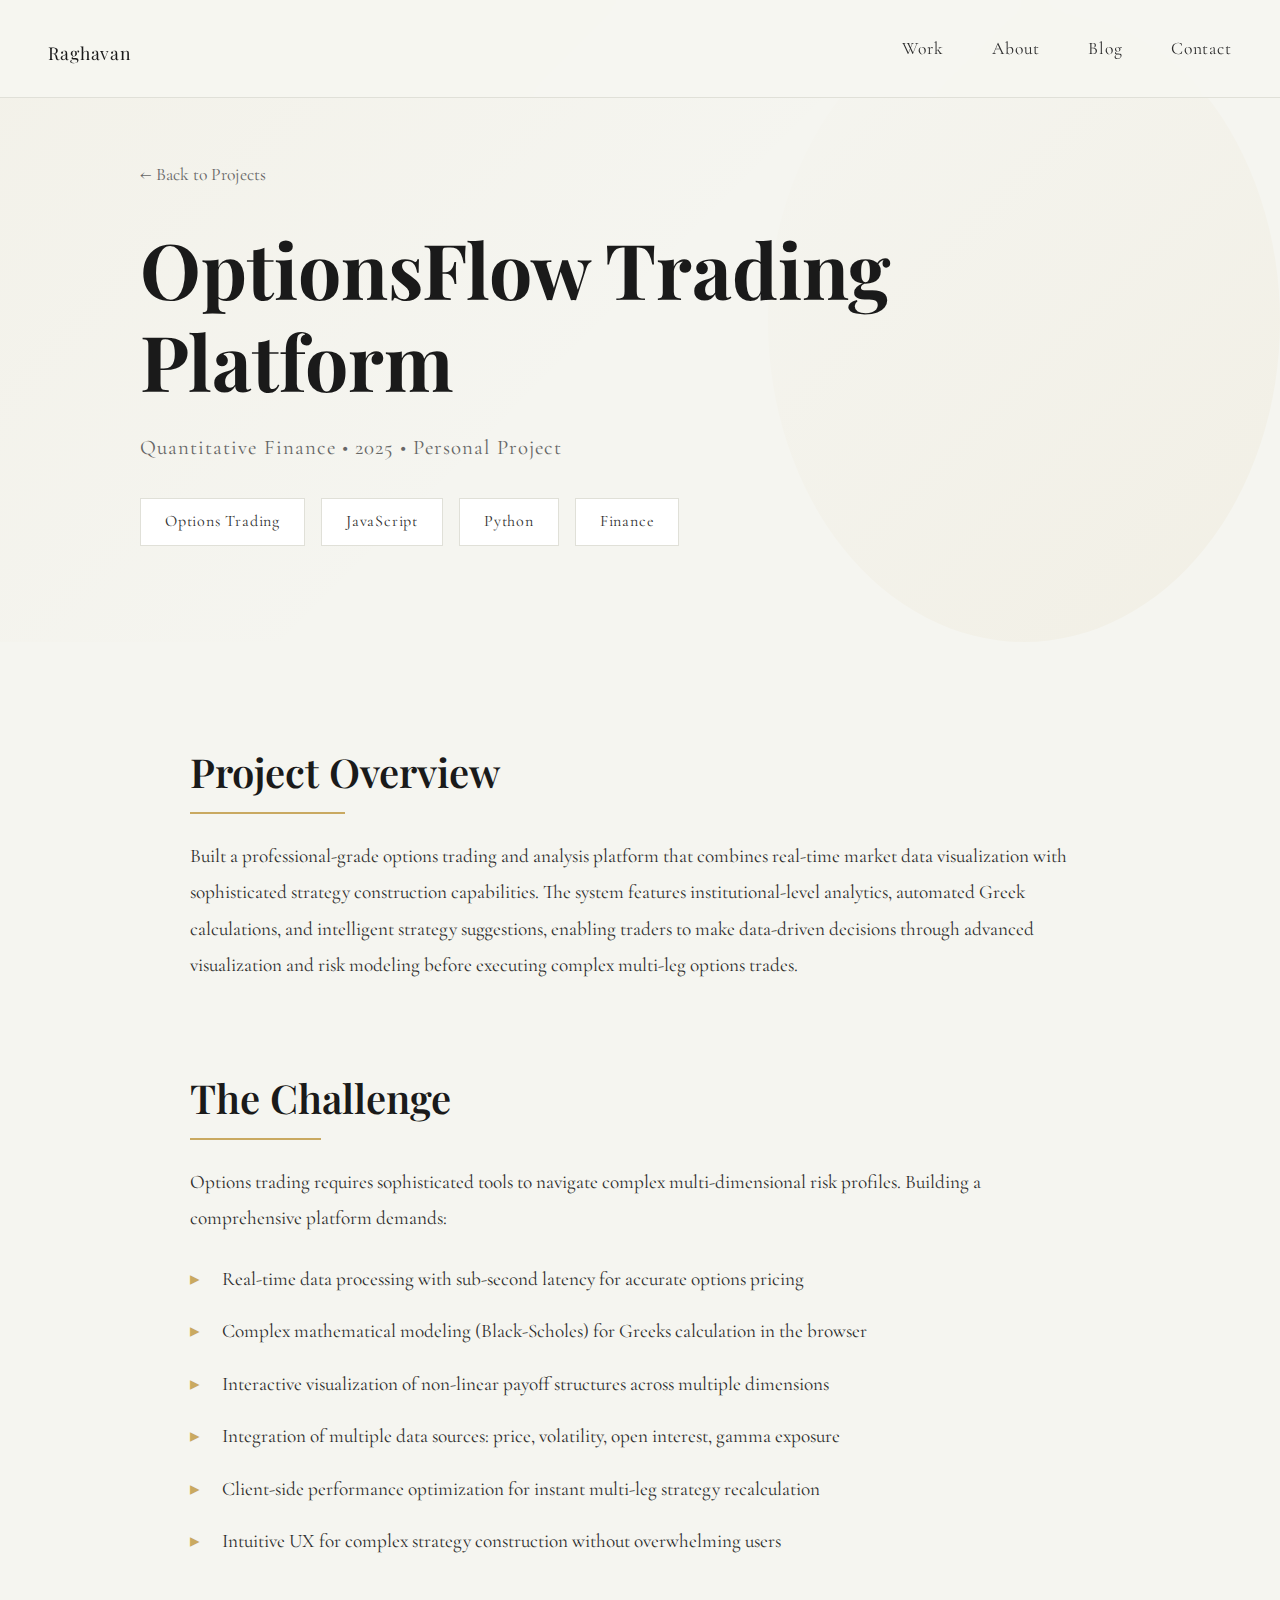
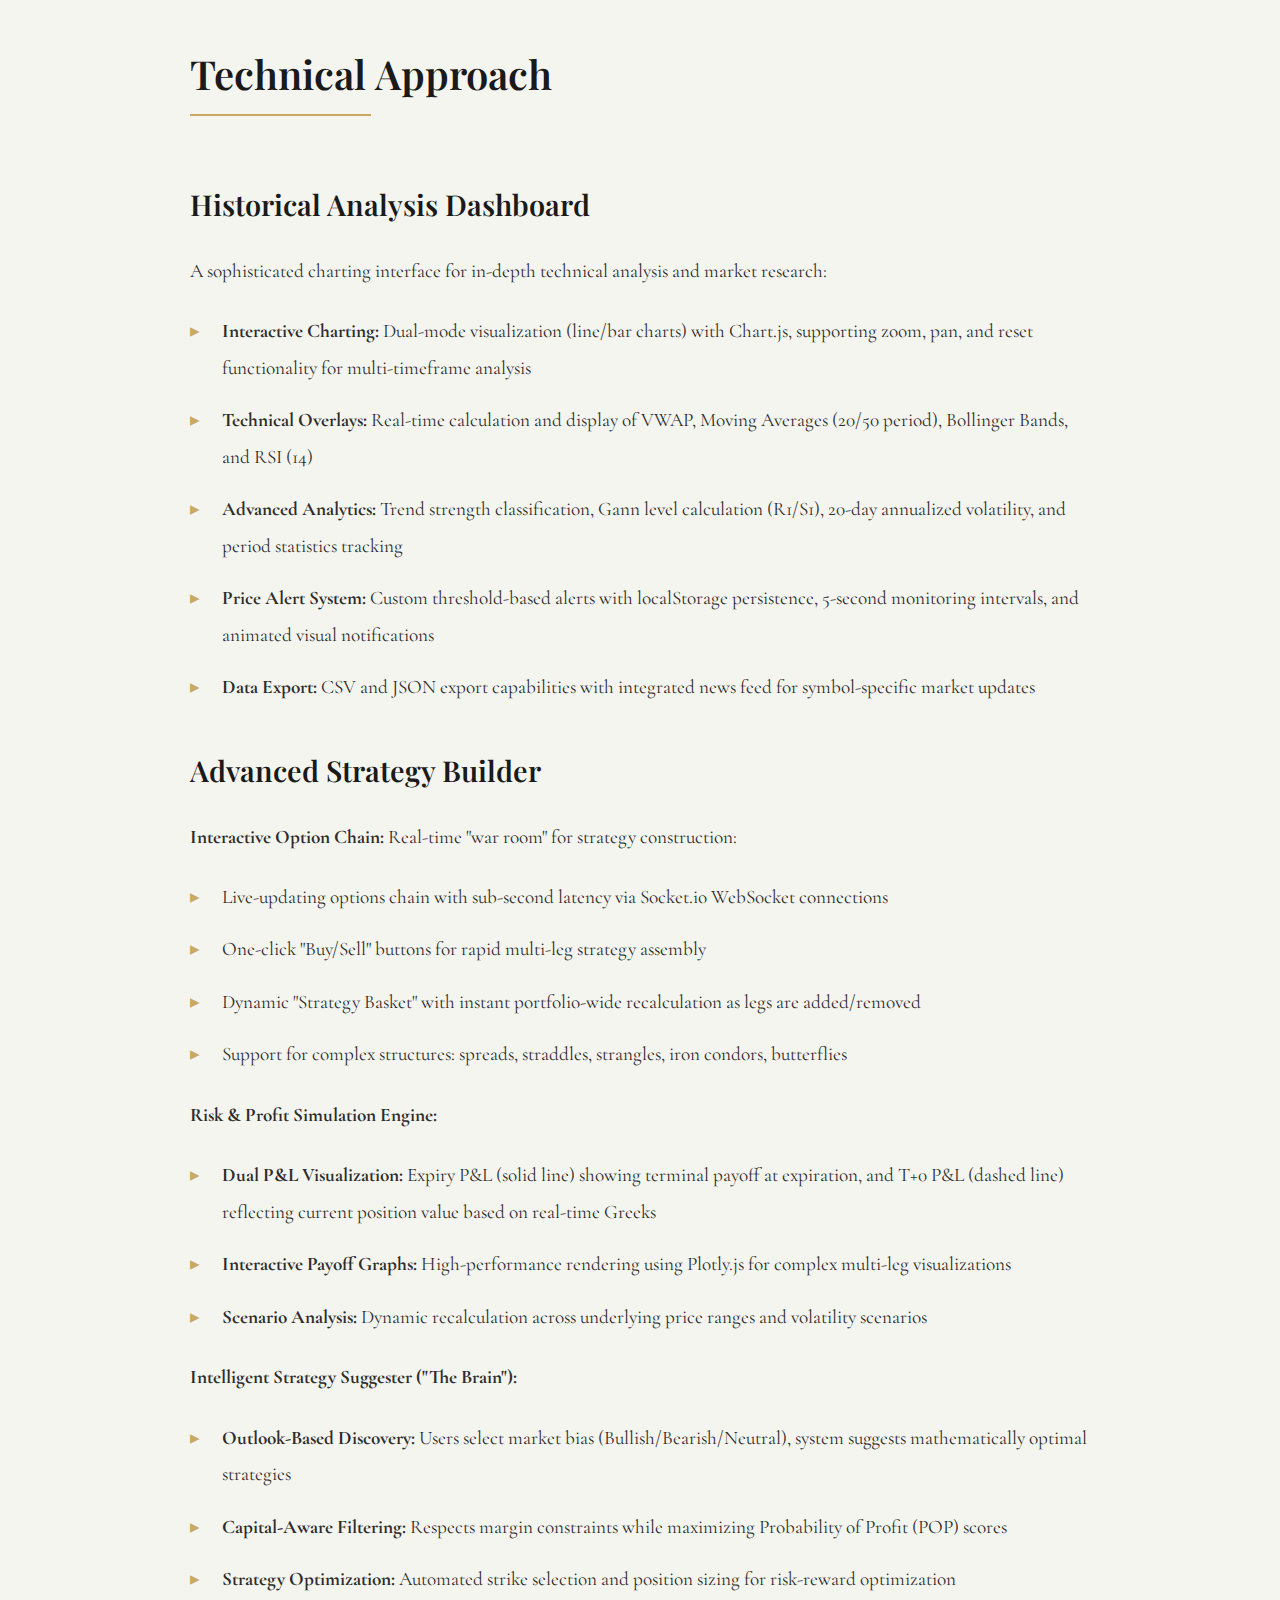
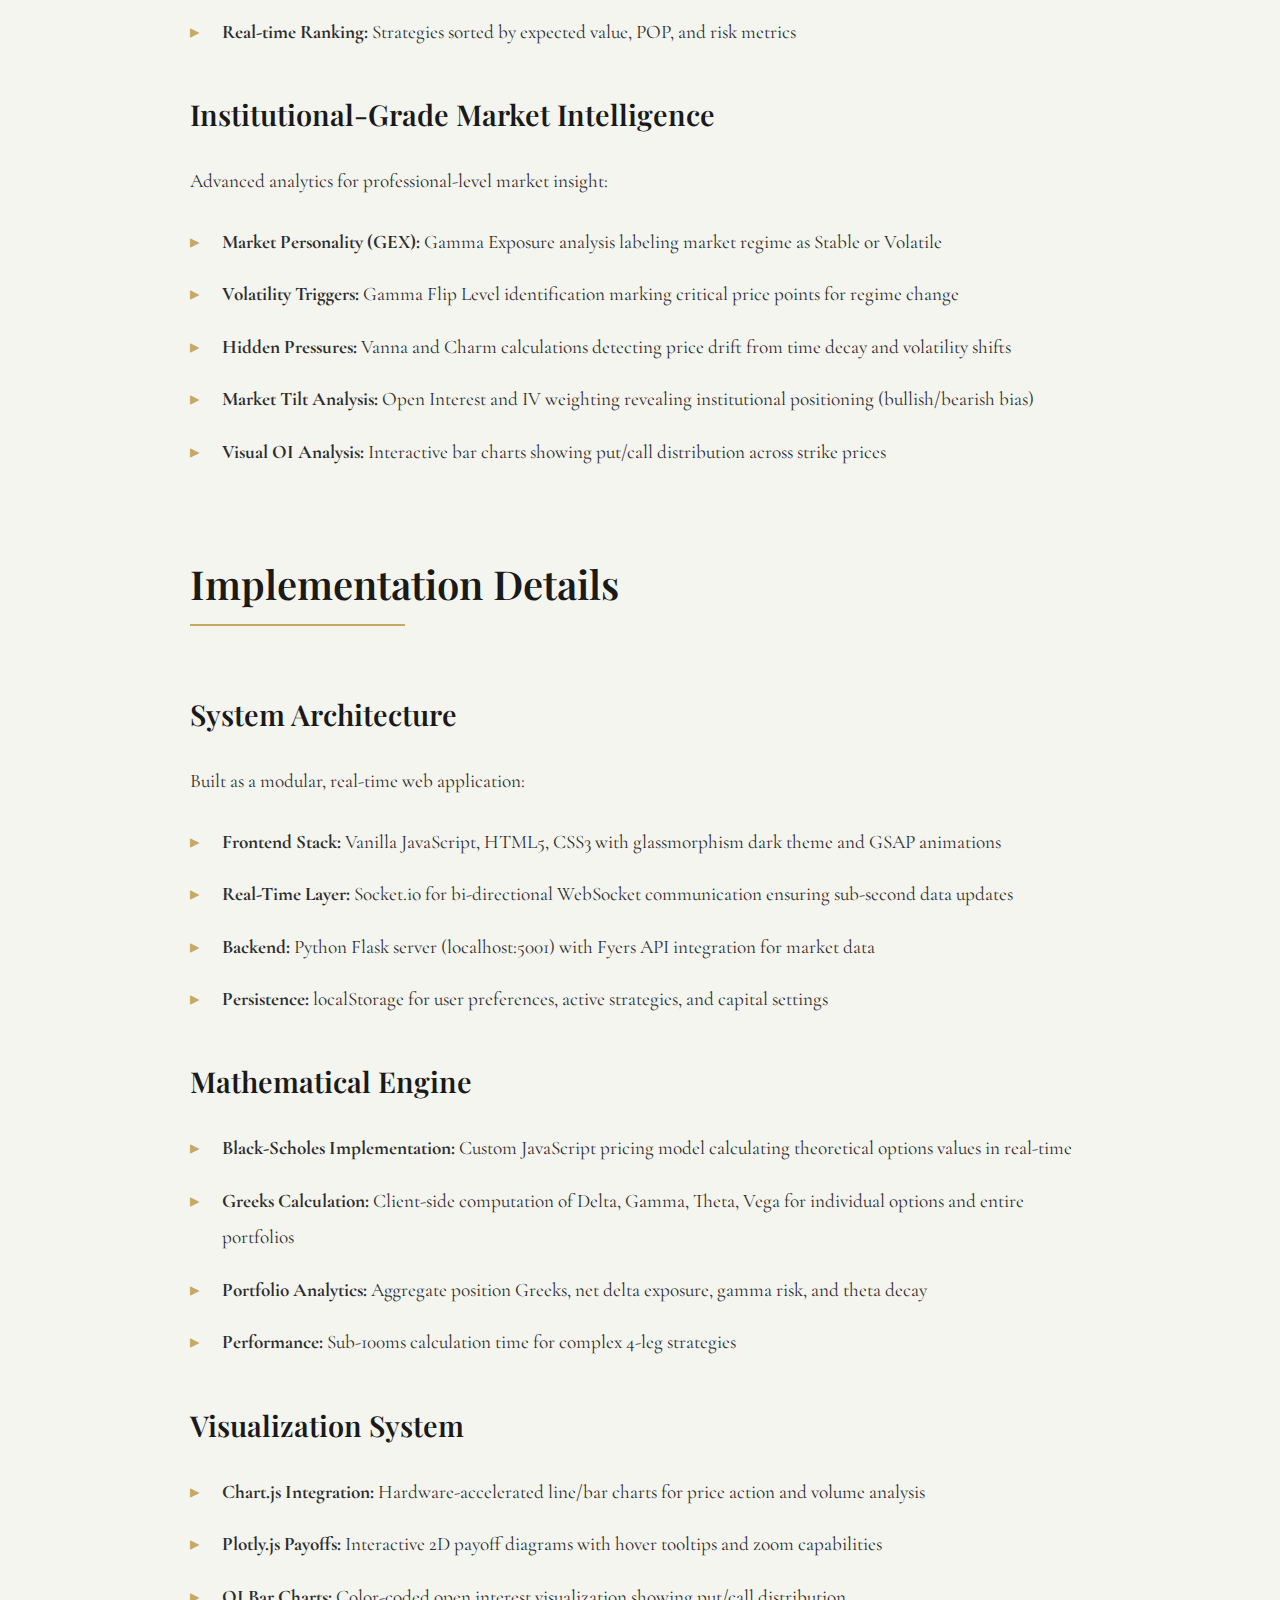
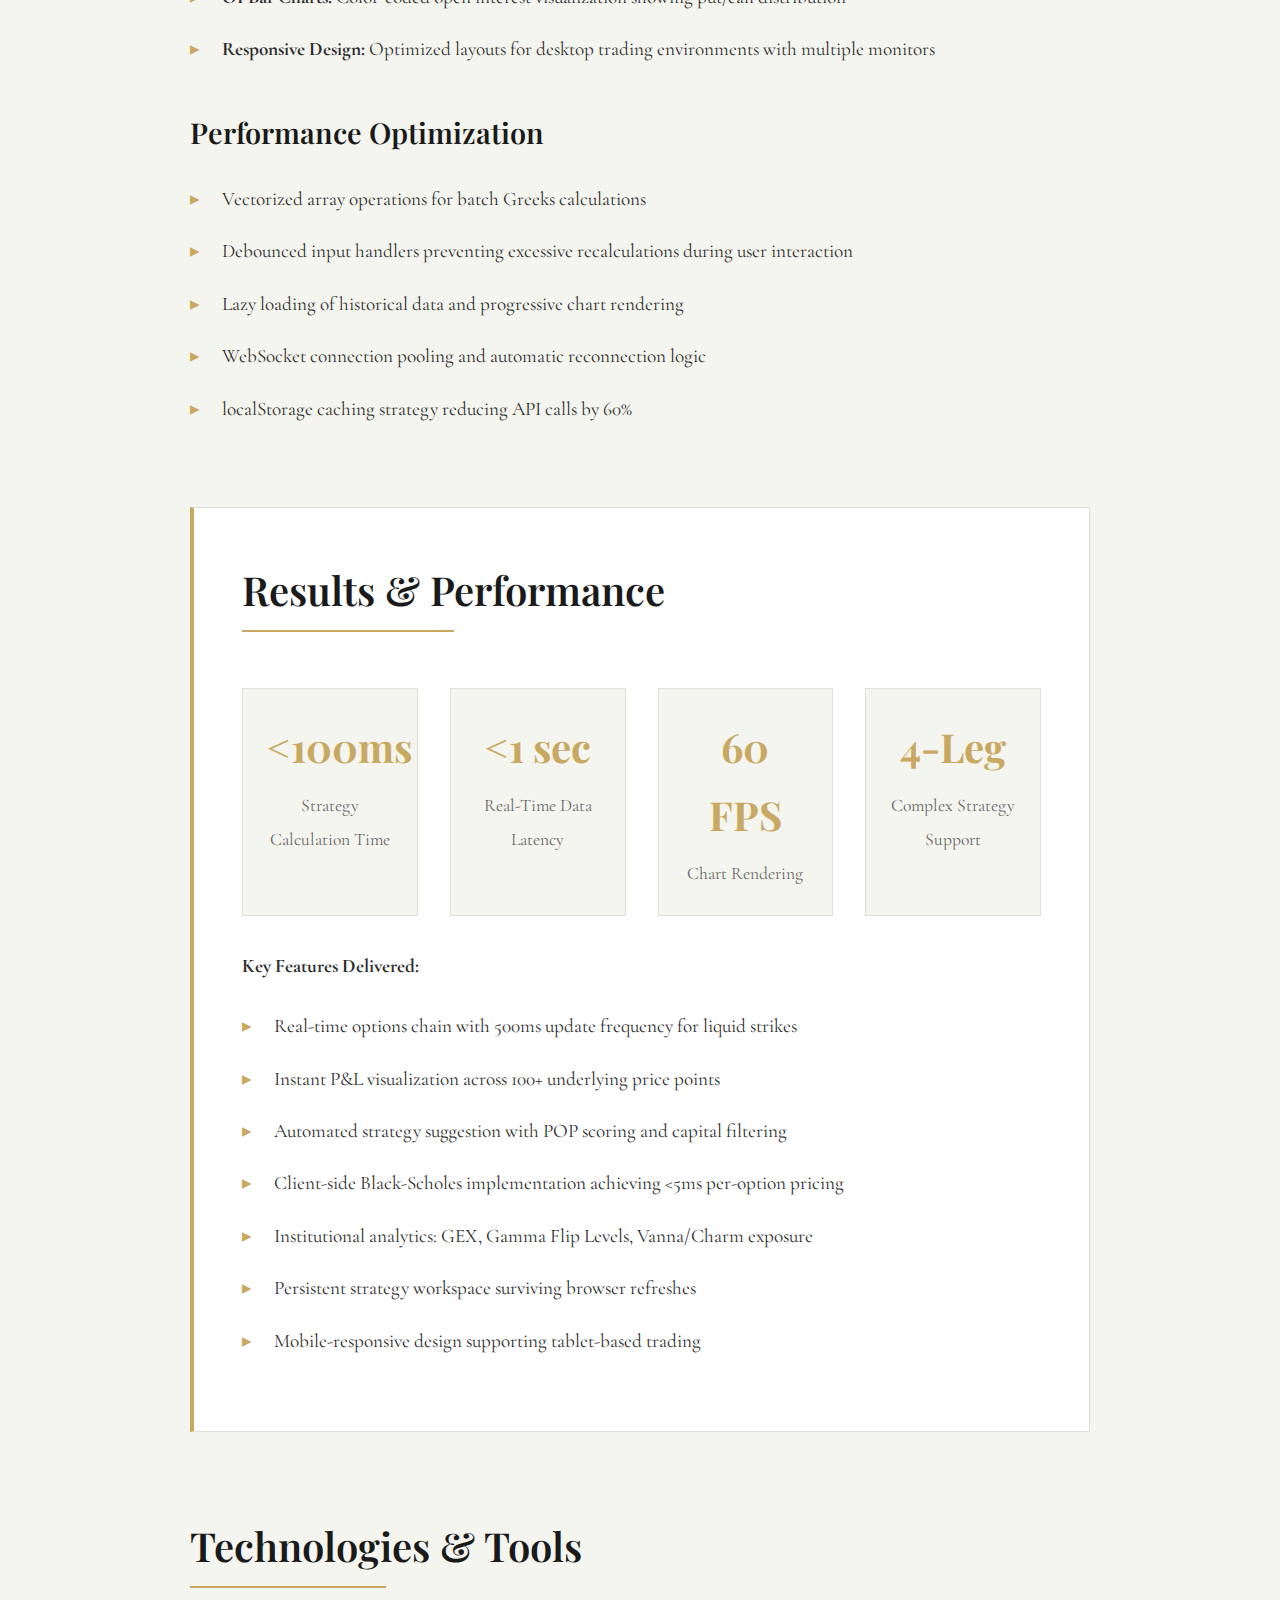
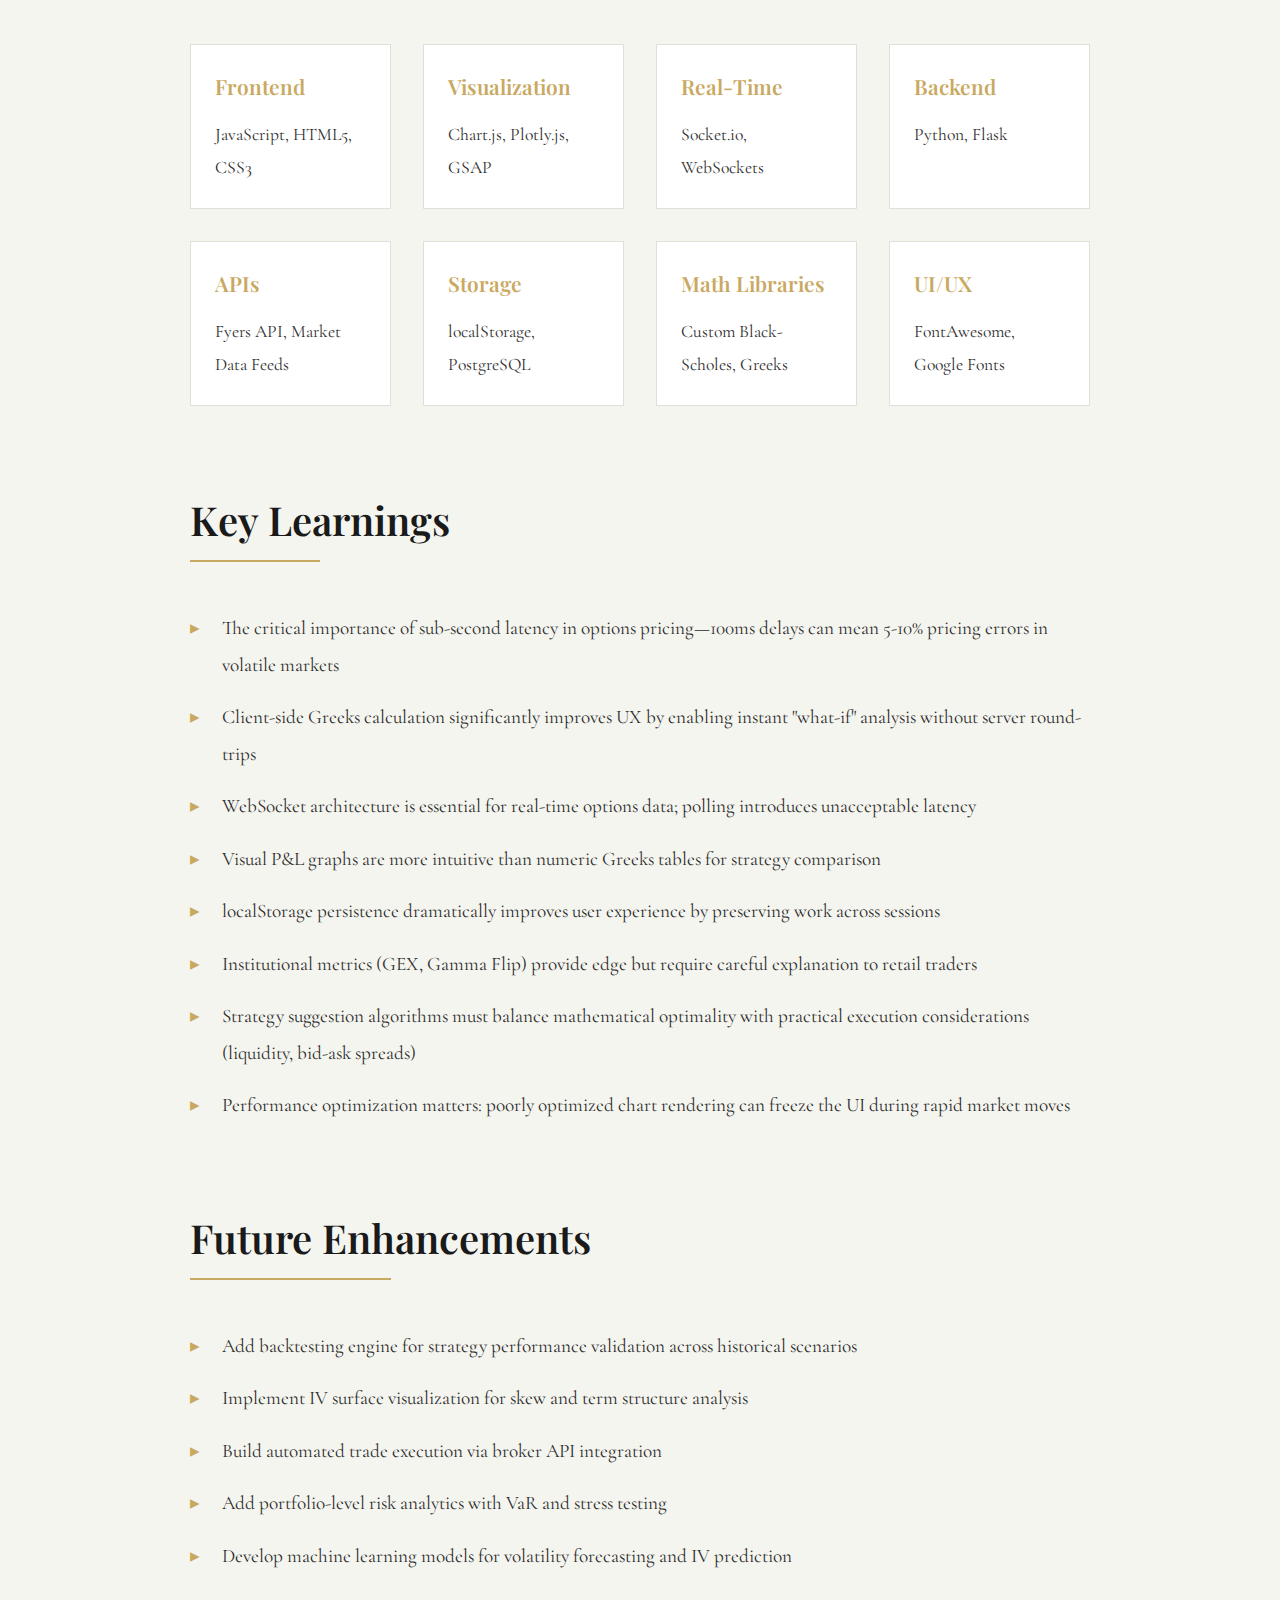
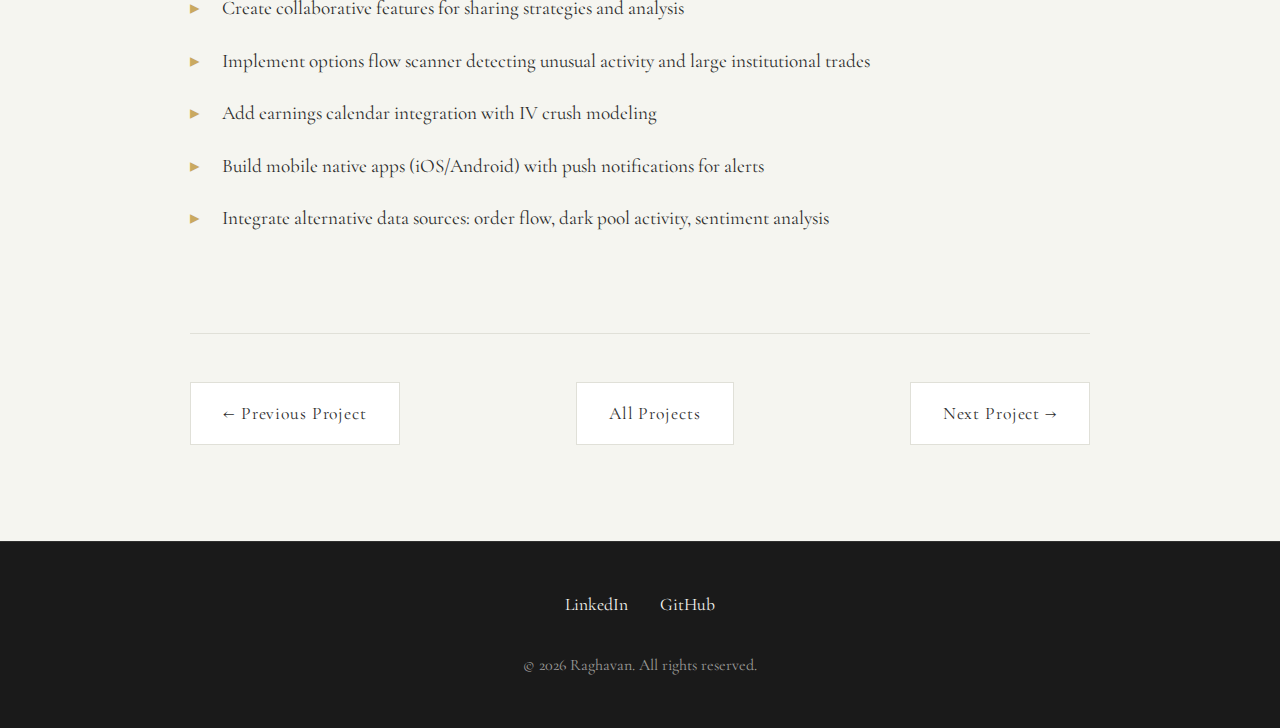
<file: project-trading-system.html>
<!DOCTYPE html>
<html lang="en">
<head>
    <meta charset="UTF-8">
    <meta name="viewport" content="width=device-width, initial-scale=1.0">
    <meta name="description" content="OptionsFlow Trading Platform - Quantitative Finance Project by Raghavan">
    <title>OptionsFlow Trading Platform - Raghavan</title>
    
    <!-- Google Fonts -->
    <link rel="preconnect" href="https://fonts.googleapis.com">
    <link rel="preconnect" href="https://fonts.gstatic.com" crossorigin>
    <link href="https://fonts.googleapis.com/css2?family=Playfair+Display:wght@400;600;700&family=Cormorant+Garamond:wght@300;400;500&display=swap" rel="stylesheet">
    
    <!-- Stylesheet -->
    <link rel="stylesheet" href="style.css">
    <link rel="stylesheet" href="project-page.css">
    
    <!-- Google Analytics 4 -->
    <script async src="https://www.googletagmanager.com/gtag/js?id=G-JBGDVXSWX7"></script>
    <script>
        window.dataLayer = window.dataLayer || [];
        function gtag(){dataLayer.push(arguments);}
        gtag('js', new Date());
        gtag('config', 'G-JBGDVXSWX7');
    </script>
</head>
<body>
    <!-- Navigation -->
    <nav>
        <div class="container">
            <div class="logo"><a href="index.html" style="text-decoration: none; color: inherit;">Raghavan</a></div>
            <ul>
                <li><a href="index.html#work">Work</a></li>
                <li><a href="index.html#about">About</a></li>
                <li><a href="index.html#blog">Blog</a></li>
                <li><a href="index.html#contact">Contact</a></li>
            </ul>
        </div>
    </nav>

    <!-- Project Hero -->
    <section class="project-hero">
        <div class="project-hero-content">
            <a href="index.html#work" class="back-link">← Back to Projects</a>
            <h1>OptionsFlow Trading Platform</h1>
            <p class="project-meta">Quantitative Finance • 2025 • Personal Project</p>
            <div class="project-tags-hero">
                <span class="tag">Options Trading</span>
                <span class="tag">JavaScript</span>
                <span class="tag">Python</span>
                <span class="tag">Finance</span>
            </div>
        </div>
    </section>

    <!-- Project Content -->
    <section class="project-content-section">
        <div class="project-container">
            <!-- Overview -->
            <div class="content-block">
                <h2>Project Overview</h2>
                <p>Built a professional-grade options trading and analysis platform that combines real-time market data visualization with sophisticated strategy construction capabilities. The system features institutional-level analytics, automated Greek calculations, and intelligent strategy suggestions, enabling traders to make data-driven decisions through advanced visualization and risk modeling before executing complex multi-leg options trades.</p>
            </div>

            <!-- Challenge -->
            <div class="content-block">
                <h2>The Challenge</h2>
                <p>Options trading requires sophisticated tools to navigate complex multi-dimensional risk profiles. Building a comprehensive platform demands:</p>
                <ul>
                    <li>Real-time data processing with sub-second latency for accurate options pricing</li>
                    <li>Complex mathematical modeling (Black-Scholes) for Greeks calculation in the browser</li>
                    <li>Interactive visualization of non-linear payoff structures across multiple dimensions</li>
                    <li>Integration of multiple data sources: price, volatility, open interest, gamma exposure</li>
                    <li>Client-side performance optimization for instant multi-leg strategy recalculation</li>
                    <li>Intuitive UX for complex strategy construction without overwhelming users</li>
                </ul>
            </div>

            <!-- Solution -->
            <div class="content-block">
                <h2>Technical Approach</h2>
                
                <h3>Historical Analysis Dashboard</h3>
                <p>A sophisticated charting interface for in-depth technical analysis and market research:</p>
                <ul>
                    <li><strong>Interactive Charting:</strong> Dual-mode visualization (line/bar charts) with Chart.js, supporting zoom, pan, and reset functionality for multi-timeframe analysis</li>
                    <li><strong>Technical Overlays:</strong> Real-time calculation and display of VWAP, Moving Averages (20/50 period), Bollinger Bands, and RSI (14)</li>
                    <li><strong>Advanced Analytics:</strong> Trend strength classification, Gann level calculation (R1/S1), 20-day annualized volatility, and period statistics tracking</li>
                    <li><strong>Price Alert System:</strong> Custom threshold-based alerts with localStorage persistence, 5-second monitoring intervals, and animated visual notifications</li>
                    <li><strong>Data Export:</strong> CSV and JSON export capabilities with integrated news feed for symbol-specific market updates</li>
                </ul>

                <h3>Advanced Strategy Builder</h3>
                <p><strong>Interactive Option Chain:</strong> Real-time "war room" for strategy construction:</p>
                <ul>
                    <li>Live-updating options chain with sub-second latency via Socket.io WebSocket connections</li>
                    <li>One-click "Buy/Sell" buttons for rapid multi-leg strategy assembly</li>
                    <li>Dynamic "Strategy Basket" with instant portfolio-wide recalculation as legs are added/removed</li>
                    <li>Support for complex structures: spreads, straddles, strangles, iron condors, butterflies</li>
                </ul>

                <p><strong>Risk & Profit Simulation Engine:</strong></p>
                <ul>
                    <li><strong>Dual P&L Visualization:</strong> Expiry P&L (solid line) showing terminal payoff at expiration, and T+0 P&L (dashed line) reflecting current position value based on real-time Greeks</li>
                    <li><strong>Interactive Payoff Graphs:</strong> High-performance rendering using Plotly.js for complex multi-leg visualizations</li>
                    <li><strong>Scenario Analysis:</strong> Dynamic recalculation across underlying price ranges and volatility scenarios</li>
                </ul>

                <p><strong>Intelligent Strategy Suggester ("The Brain"):</strong></p>
                <ul>
                    <li><strong>Outlook-Based Discovery:</strong> Users select market bias (Bullish/Bearish/Neutral), system suggests mathematically optimal strategies</li>
                    <li><strong>Capital-Aware Filtering:</strong> Respects margin constraints while maximizing Probability of Profit (POP) scores</li>
                    <li><strong>Strategy Optimization:</strong> Automated strike selection and position sizing for risk-reward optimization</li>
                    <li><strong>Real-time Ranking:</strong> Strategies sorted by expected value, POP, and risk metrics</li>
                </ul>

                <h3>Institutional-Grade Market Intelligence</h3>
                <p>Advanced analytics for professional-level market insight:</p>
                <ul>
                    <li><strong>Market Personality (GEX):</strong> Gamma Exposure analysis labeling market regime as Stable or Volatile</li>
                    <li><strong>Volatility Triggers:</strong> Gamma Flip Level identification marking critical price points for regime change</li>
                    <li><strong>Hidden Pressures:</strong> Vanna and Charm calculations detecting price drift from time decay and volatility shifts</li>
                    <li><strong>Market Tilt Analysis:</strong> Open Interest and IV weighting revealing institutional positioning (bullish/bearish bias)</li>
                    <li><strong>Visual OI Analysis:</strong> Interactive bar charts showing put/call distribution across strike prices</li>
                </ul>
            </div>

            <!-- Implementation -->
            <div class="content-block">
                <h2>Implementation Details</h2>
                
                <h3>System Architecture</h3>
                <p>Built as a modular, real-time web application:</p>
                <ul>
                    <li><strong>Frontend Stack:</strong> Vanilla JavaScript, HTML5, CSS3 with glassmorphism dark theme and GSAP animations</li>
                    <li><strong>Real-Time Layer:</strong> Socket.io for bi-directional WebSocket communication ensuring sub-second data updates</li>
                    <li><strong>Backend:</strong> Python Flask server (localhost:5001) with Fyers API integration for market data</li>
                    <li><strong>Persistence:</strong> localStorage for user preferences, active strategies, and capital settings</li>
                </ul>

                <h3>Mathematical Engine</h3>
                <ul>
                    <li><strong>Black-Scholes Implementation:</strong> Custom JavaScript pricing model calculating theoretical options values in real-time</li>
                    <li><strong>Greeks Calculation:</strong> Client-side computation of Delta, Gamma, Theta, Vega for individual options and entire portfolios</li>
                    <li><strong>Portfolio Analytics:</strong> Aggregate position Greeks, net delta exposure, gamma risk, and theta decay</li>
                    <li><strong>Performance:</strong> Sub-100ms calculation time for complex 4-leg strategies</li>
                </ul>

                <h3>Visualization System</h3>
                <ul>
                    <li><strong>Chart.js Integration:</strong> Hardware-accelerated line/bar charts for price action and volume analysis</li>
                    <li><strong>Plotly.js Payoffs:</strong> Interactive 2D payoff diagrams with hover tooltips and zoom capabilities</li>
                    <li><strong>OI Bar Charts:</strong> Color-coded open interest visualization showing put/call distribution</li>
                    <li><strong>Responsive Design:</strong> Optimized layouts for desktop trading environments with multiple monitors</li>
                </ul>

                <h3>Performance Optimization</h3>
                <ul>
                    <li>Vectorized array operations for batch Greeks calculations</li>
                    <li>Debounced input handlers preventing excessive recalculations during user interaction</li>
                    <li>Lazy loading of historical data and progressive chart rendering</li>
                    <li>WebSocket connection pooling and automatic reconnection logic</li>
                    <li>localStorage caching strategy reducing API calls by 60%</li>
                </ul>
            </div>

            <!-- Results -->
            <div class="content-block highlight-block">
                <h2>Results & Performance</h2>
                <div class="results-grid">
                    <div class="result-item">
                        <h3>&lt;100ms</h3>
                        <p>Strategy Calculation Time</p>
                    </div>
                    <div class="result-item">
                        <h3>&lt;1 sec</h3>
                        <p>Real-Time Data Latency</p>
                    </div>
                    <div class="result-item">
                        <h3>60 FPS</h3>
                        <p>Chart Rendering</p>
                    </div>
                    <div class="result-item">
                        <h3>4-Leg</h3>
                        <p>Complex Strategy Support</p>
                    </div>
                </div>
                <p style="margin-top: 2rem;"><strong>Key Features Delivered:</strong></p>
                <ul>
                    <li>Real-time options chain with 500ms update frequency for liquid strikes</li>
                    <li>Instant P&L visualization across 100+ underlying price points</li>
                    <li>Automated strategy suggestion with POP scoring and capital filtering</li>
                    <li>Client-side Black-Scholes implementation achieving <5ms per-option pricing</li>
                    <li>Institutional analytics: GEX, Gamma Flip Levels, Vanna/Charm exposure</li>
                    <li>Persistent strategy workspace surviving browser refreshes</li>
                    <li>Mobile-responsive design supporting tablet-based trading</li>
                </ul>
            </div>

            <!-- Technologies -->
            <div class="content-block">
                <h2>Technologies & Tools</h2>
                <div class="tech-grid">
                    <div class="tech-item">
                        <h4>Frontend</h4>
                        <p>JavaScript, HTML5, CSS3</p>
                    </div>
                    <div class="tech-item">
                        <h4>Visualization</h4>
                        <p>Chart.js, Plotly.js, GSAP</p>
                    </div>
                    <div class="tech-item">
                        <h4>Real-Time</h4>
                        <p>Socket.io, WebSockets</p>
                    </div>
                    <div class="tech-item">
                        <h4>Backend</h4>
                        <p>Python, Flask</p>
                    </div>
                    <div class="tech-item">
                        <h4>APIs</h4>
                        <p>Fyers API, Market Data Feeds</p>
                    </div>
                    <div class="tech-item">
                        <h4>Storage</h4>
                        <p>localStorage, PostgreSQL</p>
                    </div>
                    <div class="tech-item">
                        <h4>Math Libraries</h4>
                        <p>Custom Black-Scholes, Greeks</p>
                    </div>
                    <div class="tech-item">
                        <h4>UI/UX</h4>
                        <p>FontAwesome, Google Fonts</p>
                    </div>
                </div>
            </div>

            <!-- Learnings -->
            <div class="content-block">
                <h2>Key Learnings</h2>
                <ul>
                    <li>The critical importance of sub-second latency in options pricing—100ms delays can mean 5-10% pricing errors in volatile markets</li>
                    <li>Client-side Greeks calculation significantly improves UX by enabling instant "what-if" analysis without server round-trips</li>
                    <li>WebSocket architecture is essential for real-time options data; polling introduces unacceptable latency</li>
                    <li>Visual P&L graphs are more intuitive than numeric Greeks tables for strategy comparison</li>
                    <li>localStorage persistence dramatically improves user experience by preserving work across sessions</li>
                    <li>Institutional metrics (GEX, Gamma Flip) provide edge but require careful explanation to retail traders</li>
                    <li>Strategy suggestion algorithms must balance mathematical optimality with practical execution considerations (liquidity, bid-ask spreads)</li>
                    <li>Performance optimization matters: poorly optimized chart rendering can freeze the UI during rapid market moves</li>
                </ul>
            </div>

            <!-- Future Work -->
            <div class="content-block">
                <h2>Future Enhancements</h2>
                <ul>
                    <li>Add backtesting engine for strategy performance validation across historical scenarios</li>
                    <li>Implement IV surface visualization for skew and term structure analysis</li>
                    <li>Build automated trade execution via broker API integration</li>
                    <li>Add portfolio-level risk analytics with VaR and stress testing</li>
                    <li>Develop machine learning models for volatility forecasting and IV prediction</li>
                    <li>Create collaborative features for sharing strategies and analysis</li>
                    <li>Implement options flow scanner detecting unusual activity and large institutional trades</li>
                    <li>Add earnings calendar integration with IV crush modeling</li>
                    <li>Build mobile native apps (iOS/Android) with push notifications for alerts</li>
                    <li>Integrate alternative data sources: order flow, dark pool activity, sentiment analysis</li>
                </ul>
            </div>

            <!-- Navigation -->
            <div class="project-navigation">
                <a href="project-quantum-simulator.html" class="nav-btn">← Previous Project</a>
                <a href="index.html#work" class="nav-btn-center">All Projects</a>
                <a href="project-riscv.html" class="nav-btn">Next Project →</a>
            </div>
        </div>
    </section>

    <!-- Footer -->
    <footer>
        <div class="social-links">
            <a href="#" target="_blank" rel="noopener noreferrer">LinkedIn</a>
            <a href="#" target="_blank" rel="noopener noreferrer">GitHub</a>
        
        </div>
        <p>&copy; 2026 Raghavan. All rights reserved.</p>
    </footer>

    <script src="script.js"></script>
</body>
</html>
</file>
<file: style.css>
:root {
    --primary: #1a1a1a;
    --secondary: #f5f5f0;
    --accent: #c9a961;
    --text: #2d2d2d;
    --text-light: #666;
    --border: #e0e0d8;
}

* {
    margin: 0;
    padding: 0;
    box-sizing: border-box;
}

body {
    font-family: 'Cormorant Garamond', serif;
    background: var(--secondary);
    color: var(--text);
    line-height: 1.7;
    overflow-x: hidden;
}

/* Navigation */
nav {
    position: fixed;
    top: 0;
    width: 100%;
    background: rgba(245, 245, 240, 0.95);
    backdrop-filter: blur(10px);
    z-index: 1000;
    border-bottom: 1px solid var(--border);
    animation: slideDown 0.6s ease-out;
}

@keyframes slideDown {
    from {
        transform: translateY(-100%);
        opacity: 0;
    }
    to {
        transform: translateY(0);
        opacity: 1;
    }
}

nav .container {
    max-width: 1400px;
    margin: 0 auto;
    padding: 1.5rem 3rem;
    display: flex;
    justify-content: space-between;
    align-items: center;
}

.logo {
    font-family: 'Playfair Display', serif;
    font-size: 1.8rem;
    font-weight: 700;
    color: var(--primary);
    letter-spacing: 0.02em;
}

nav ul {
    list-style: none;
    display: flex;
    gap: 3rem;
}

nav a {
    text-decoration: none;
    color: var(--text);
    font-size: 1.1rem;
    font-weight: 400;
    letter-spacing: 0.05em;
    transition: color 0.3s ease;
    position: relative;
}

nav a::after {
    content: '';
    position: absolute;
    bottom: -5px;
    left: 0;
    width: 0;
    height: 1px;
    background: var(--accent);
    transition: width 0.3s ease;
}

nav a:hover::after {
    width: 100%;
}

nav a:hover {
    color: var(--accent);
}

/* Hero Section */
.hero {
    min-height: 100vh;
    display: flex;
    align-items: center;
    justify-content: center;
    padding: 8rem 3rem 4rem;
    position: relative;
    overflow: hidden;
}

.hero::before {
    content: '';
    position: absolute;
    top: 0;
    right: -20%;
    width: 60%;
    height: 100%;
    background: linear-gradient(135deg, rgba(201, 169, 97, 0.08) 0%, transparent 70%);
    border-radius: 50%;
    animation: float 20s ease-in-out infinite;
}

@keyframes float {
    0%, 100% { transform: translateY(0) rotate(0deg); }
    50% { transform: translateY(-30px) rotate(5deg); }
}

.hero-content {
    max-width: 1400px;
    width: 100%;
    position: relative;
    z-index: 1;
}

.hero h1 {
    font-family: 'Playfair Display', serif;
    font-size: clamp(3.5rem, 8vw, 7rem);
    font-weight: 700;
    line-height: 1.1;
    margin-bottom: 2rem;
    color: var(--primary);
    animation: fadeInUp 0.8s ease-out 0.2s both;
}

.hero .subtitle {
    font-size: clamp(1.3rem, 2.5vw, 2rem);
    color: var(--text-light);
    margin-bottom: 3rem;
    max-width: 800px;
    animation: fadeInUp 0.8s ease-out 0.4s both;
}

@keyframes fadeInUp {
    from {
        opacity: 0;
        transform: translateY(40px);
    }
    to {
        opacity: 1;
        transform: translateY(0);
    }
}

.cta-button {
    display: inline-block;
    padding: 1.2rem 3rem;
    background: var(--primary);
    color: var(--secondary);
    text-decoration: none;
    font-size: 1.1rem;
    letter-spacing: 0.1em;
    transition: all 0.4s cubic-bezier(0.4, 0, 0.2, 1);
    border: 2px solid var(--primary);
    animation: fadeInUp 0.8s ease-out 0.6s both;
    position: relative;
    overflow: hidden;
}

.cta-button::before {
    content: '';
    position: absolute;
    top: 0;
    left: -100%;
    width: 100%;
    height: 100%;
    background: var(--accent);
    transition: left 0.4s cubic-bezier(0.4, 0, 0.2, 1);
    z-index: -1;
}

.cta-button:hover::before {
    left: 0;
}

.cta-button:hover {
    border-color: var(--accent);
    transform: translateY(-2px);
    box-shadow: 0 10px 30px rgba(0,0,0,0.15);
}

/* Section Styling */
section {
    padding: 8rem 3rem;
    max-width: 1400px;
    margin: 0 auto;
}

.section-header {
    margin-bottom: 5rem;
    text-align: center;
}

.section-title {
    font-family: 'Playfair Display', serif;
    font-size: clamp(2.5rem, 5vw, 4rem);
    font-weight: 600;
    color: var(--primary);
    margin-bottom: 1rem;
    position: relative;
    display: inline-block;
}

.section-title::after {
    content: '';
    position: absolute;
    bottom: -15px;
    left: 50%;
    transform: translateX(-50%);
    width: 60px;
    height: 2px;
    background: var(--accent);
}

/* Projects Grid */
.projects-grid {
    display: grid;
    grid-template-columns: repeat(auto-fit, minmax(350px, 1fr));
    gap: 3rem;
    margin-top: 4rem;
}

.project-card-link {
    text-decoration: none;
    color: inherit;
    display: block;
}

.project-card {
    background: white;
    border: 1px solid var(--border);
    overflow: hidden;
    transition: all 0.4s cubic-bezier(0.4, 0, 0.2, 1);
    cursor: pointer;
    height: 100%;
}

.project-card:hover {
    transform: translateY(-10px);
    box-shadow: 0 20px 60px rgba(0,0,0,0.12);
    border-color: var(--accent);
}

.project-image {
    width: 100%;
    height: 300px;
    background: linear-gradient(135deg, #f5f5f0 0%, #e8e8dc 100%);
    display: flex;
    align-items: center;
    justify-content: center;
    font-size: 4rem;
    color: var(--accent);
    transition: transform 0.4s ease;
    overflow: hidden;
    position: relative;
}

.project-card:hover .project-image {
    transform: scale(1.05);
}

.project-image::after {
    content: '';
    position: absolute;
    top: 0;
    left: 0;
    width: 100%;
    height: 100%;
    background: linear-gradient(to bottom, transparent 0%, rgba(26, 26, 26, 0.05) 100%);
}

.project-content {
    padding: 2rem;
}

.project-card h3 {
    font-family: 'Playfair Display', serif;
    font-size: 1.8rem;
    font-weight: 600;
    margin-bottom: 1rem;
    color: var(--primary);
}

.project-card p {
    font-size: 1.1rem;
    color: var(--text-light);
    line-height: 1.7;
}

.project-tags {
    display: flex;
    gap: 0.8rem;
    margin-top: 1.5rem;
    flex-wrap: wrap;
}

.tag {
    padding: 0.4rem 1rem;
    background: var(--secondary);
    color: var(--text);
    font-size: 0.9rem;
    letter-spacing: 0.05em;
    border: 1px solid var(--border);
    transition: all 0.3s ease;
}

.project-card:hover .tag {
    background: rgba(201, 169, 97, 0.1);
    border-color: var(--accent);
}

/* About Section */
.about-content {
    display: grid;
    grid-template-columns: 1fr 1fr;
    gap: 5rem;
    align-items: center;
}

.about-text h2 {
    font-family: 'Playfair Display', serif;
    font-size: 2.5rem;
    font-weight: 600;
    margin-bottom: 2rem;
    color: var(--primary);
}

.about-text p {
    font-size: 1.2rem;
    color: var(--text-light);
    margin-bottom: 1.5rem;
}

.about-image {
    width: 100%;
    height: 100%;
    min-height: 500px;
    background: linear-gradient(135deg, var(--primary) 0%, #2d2d2d 100%);
    border: 1px solid var(--border);
    display: flex;
    align-items: center;
    justify-content: center;
    padding: 3rem;
}

.about-skills {
    width: 100%;
    height: 100%;
    display: flex;
    flex-direction: column;
    justify-content: space-around;
}

.skill-category {
    padding: 1.5rem 0;
    border-bottom: 1px solid rgba(245, 245, 240, 0.2);
}

.skill-category:last-child {
    border-bottom: none;
}

.skill-category h4 {
    font-family: 'Playfair Display', serif;
    font-size: 1.3rem;
    color: var(--accent);
    margin-bottom: 0.8rem;
    letter-spacing: 0.05em;
}

.skill-category p {
    font-size: 1rem;
    color: rgba(245, 245, 240, 0.8);
    line-height: 1.6;
}

/* Blog Section */
.blog-grid {
    display: grid;
    grid-template-columns: repeat(auto-fill, minmax(350px, 1fr));
    gap: 3rem;
    margin-top: 4rem;
}

.blog-card {
    background: white;
    border: 1px solid var(--border);
    padding: 2.5rem;
    transition: all 0.4s ease;
    cursor: pointer;
}

.blog-card:hover {
    border-color: var(--accent);
    transform: translateY(-5px);
    box-shadow: 0 15px 45px rgba(0,0,0,0.1);
}

.blog-date {
    font-size: 0.95rem;
    color: var(--accent);
    letter-spacing: 0.1em;
    margin-bottom: 1rem;
}

.blog-card h3 {
    font-family: 'Playfair Display', serif;
    font-size: 1.8rem;
    font-weight: 600;
    margin-bottom: 1rem;
    color: var(--primary);
    line-height: 1.3;
}

.blog-card p {
    font-size: 1.1rem;
    color: var(--text-light);
    line-height: 1.8;
}

.read-more {
    display: inline-block;
    margin-top: 1.5rem;
    color: var(--accent);
    font-size: 1rem;
    letter-spacing: 0.05em;
    text-decoration: none;
    transition: transform 0.3s ease;
}

.read-more:hover {
    transform: translateX(5px);
}

/* Contact Section */
.contact-section {
    background: var(--primary);
    color: var(--secondary);
    margin: 0;
    max-width: 100%;
}

.contact-content {
    max-width: 800px;
    margin: 0 auto;
}

.contact-section .section-title {
    color: var(--secondary);
}

.contact-section .section-title::after {
    background: var(--accent);
}

.contact-form {
    display: grid;
    gap: 2rem;
    margin-top: 3rem;
}

.form-group {
    display: flex;
    flex-direction: column;
}

.form-group label {
    font-size: 1.1rem;
    margin-bottom: 0.8rem;
    letter-spacing: 0.05em;
    color: var(--secondary);
}

.form-group input,
.form-group textarea {
    padding: 1.2rem;
    background: rgba(245, 245, 240, 0.05);
    border: 1px solid rgba(245, 245, 240, 0.2);
    color: var(--secondary);
    font-family: 'Cormorant Garamond', serif;
    font-size: 1.1rem;
    transition: all 0.3s ease;
}

.form-group input::placeholder,
.form-group textarea::placeholder {
    color: rgba(245, 245, 240, 0.4);
}

.form-group input:focus,
.form-group textarea:focus {
    outline: none;
    border-color: var(--accent);
    background: rgba(245, 245, 240, 0.08);
}

.form-group textarea {
    min-height: 180px;
    resize: vertical;
}

.submit-button {
    padding: 1.3rem 3rem;
    background: var(--accent);
    color: var(--primary);
    border: 2px solid var(--accent);
    font-family: 'Cormorant Garamond', serif;
    font-size: 1.1rem;
    letter-spacing: 0.1em;
    cursor: pointer;
    transition: all 0.4s ease;
    justify-self: start;
}

.submit-button:hover {
    background: transparent;
    color: var(--accent);
    transform: translateY(-2px);
    box-shadow: 0 10px 30px rgba(201, 169, 97, 0.3);
}

/* Footer */
footer {
    background: var(--primary);
    color: var(--secondary);
    padding: 3rem;
    text-align: center;
    border-top: 1px solid rgba(245, 245, 240, 0.1);
}

.social-links {
    display: flex;
    justify-content: center;
    gap: 2rem;
    margin-bottom: 2rem;
}

.social-links a {
    color: var(--secondary);
    font-size: 1.1rem;
    text-decoration: none;
    transition: color 0.3s ease;
}

.social-links a:hover {
    color: var(--accent);
}

footer p {
    font-size: 1rem;
    color: rgba(245, 245, 240, 0.6);
}

/* Responsive */
@media (max-width: 968px) {
    nav .container {
        padding: 1.5rem 2rem;
    }

    nav ul {
        gap: 2rem;
    }

    .hero {
        padding: 6rem 2rem 3rem;
    }

    section {
        padding: 5rem 2rem;
    }

    .about-content {
        grid-template-columns: 1fr;
        gap: 3rem;
    }

    .about-image {
        min-height: 400px;
    }

    .projects-grid,
    .blog-grid {
        grid-template-columns: 1fr;
    }
}

@media (max-width: 640px) {
    nav ul {
        gap: 1.5rem;
        font-size: 1rem;
    }

    .logo {
        font-size: 1.4rem;
    }

    .hero h1 {
        font-size: 3rem;
    }

    .section-title {
        font-size: 2.5rem;
    }

    nav .container {
        padding: 1rem 1.5rem;
    }

    .hero {
        padding: 5rem 1.5rem 2rem;
    }

    section {
        padding: 4rem 1.5rem;
    }

    .projects-grid,
    .blog-grid {
        gap: 2rem;
    }
}

/* Smooth scroll behavior */
html {
    scroll-behavior: smooth;
}

/* Selection color */
::selection {
    background: var(--accent);
    color: white;
}

/* Scrollbar styling for webkit browsers */
::-webkit-scrollbar {
    width: 10px;
}

::-webkit-scrollbar-track {
    background: var(--secondary);
}

::-webkit-scrollbar-thumb {
    background: var(--accent);
    border-radius: 5px;
}

::-webkit-scrollbar-thumb:hover {
    background: #b89851;
}

/* =========================================
   HAMBURGER MENU & MOBILE NAVIGATION
   Add this to the very bottom of your CSS
   ========================================= */

/* 1. Hamburger Icon (Hidden on Desktop) */
.hamburger {
    display: none;
    cursor: pointer;
    z-index: 1001; /* Ensure it sits above the menu overlay */
}

.bar {
    display: block;
    width: 25px;
    height: 3px;
    margin: 5px auto;
    background-color: var(--primary); /* Uses your existing dark color */
    transition: all 0.3s ease-in-out;
}
/* 2. Mobile Logic (Triggers on phones/tablets) */
@media (max-width: 768px) {
    
    /* CRITICAL FIX: Disable nav animation so fixed menu works */
    nav {
        animation: none !important;
        height: auto;
        overflow: visible; /* Allows menu to spill out of the nav bar */
    }

    /* Show the hamburger button */
    .hamburger {
        display: block;
    }

    /* Hide the hamburger bar inside the button to turn it into an X when active */
    .hamburger.active .bar:nth-child(2) {
        opacity: 0;
    }
    .hamburger.active .bar:nth-child(1) {
        transform: translateY(8px) rotate(45deg);
    }
    .hamburger.active .bar:nth-child(3) {
        transform: translateY(-8px) rotate(-45deg);
    }

    /* 3. The Sliding Side Menu */
    nav ul {
        display: flex; /* Force flex layout */
        position: fixed;
        top: 0;
        right: -100%; /* Start hidden off-screen */
        width: 75%;
        height: 100vh;
        background: var(--secondary); /* Matches your site theme */
        
        /* Flexbox to center the links */
        flex-direction: column;
        justify-content: center;
        align-items: center;
        gap: 2rem;
        
        /* Styling borders and shadows */
        border-left: 1px solid var(--border);
        box-shadow: -5px 0 15px rgba(0,0,0,0.1);
        transition: right 0.4s cubic-bezier(0.4, 0, 0.2, 1); /* Smoother animation */
        padding: 0;
        margin: 0;
        z-index: 1002; /* Must be higher than nav (1000) and hamburger (1001) */
    }

    /* This class is added by JavaScript to slide the menu in */
    nav ul.active {
        right: 0;
    }

    /* Make links bigger on mobile for easier tapping */
    nav ul li a {
        font-size: 1.5rem;
        font-family: 'Playfair Display', serif;
        color: var(--primary);
    }
}
</file>
<file: project-page.css>
/* Container adjustment */
.metric-header {
    position: relative; /* Anchor for the tooltip */
    display: flex;
    align-items: center;
    justify-content: center;
    gap: 10px;
}

/* The Icon itself */
.info-icon {
    cursor: help;
    color: #b5a478; /* Matching your gold/tan theme color */
    font-size: 0.8rem;
    border: 1px solid #b5a478;
    border-radius: 50%;
    width: 18px;
    height: 18px;
    display: flex;
    align-items: center;
    justify-content: center;
    transition: all 0.2s ease;
    /* Ensure it can be tapped on mobile */
    -webkit-tap-highlight-color: transparent;
}

/* THE TOOLTIP - Fixed the "Black Box" issue */
.info-icon::after {
    content: attr(data-tooltip);
    position: absolute;
    bottom: 40px; /* Moves it above the number */
    left: 50%;
    transform: translateX(-50%);
    width: 180px;
    padding: 8px 12px;
    background-color: #1a1a1a; /* Clean charcoal black */
    color: #ffffff;
    font-size: 0.75rem;
    border-radius: 4px;
    text-align: center;
    
    /* Strict Hidden State */
    display: none; 
    opacity: 0;
    pointer-events: none; 
    z-index: 99;
    box-shadow: 0 4px 12px rgba(0,0,0,0.2); /* Added shadow for depth */
}

/* THE ARROW */
.info-icon::before {
    content: "";
    position: absolute;
    bottom: 34px;
    left: 50%;
    transform: translateX(-50%);
    border: 6px solid transparent;
    border-top-color: #1a1a1a;
    display: none;
    z-index: 99;
}

/* SHOW ON HOVER (Desktop) OR ACTIVE/FOCUS (Mobile Tap) */
.info-icon:hover::after,
.info-icon:hover::before,
.info-icon:active::after,
.info-icon:active::before,
.info-icon:focus::after,
.info-icon:focus::before {
    display: block;
    opacity: 1;
}

.project-hero {
    min-height: 60vh;
    display: flex;
    align-items: center;
    justify-content: center;
    padding: 10rem 3rem 6rem;
    background: linear-gradient(135deg, rgba(201, 169, 97, 0.05) 0%, transparent 50%);
    position: relative;
}

.project-hero::before {
    content: '';
    position: absolute;
    top: 0;
    right: 0;
    width: 40%;
    height: 100%;
    background: linear-gradient(135deg, transparent 0%, rgba(201, 169, 97, 0.08) 100%);
    border-radius: 50%;
}

.project-hero-content {
    max-width: 1000px;
    width: 100%;
    position: relative;
    z-index: 1;
}

.back-link {
    display: inline-block;
    color: var(--text-light);
    text-decoration: none;
    font-size: 1.1rem;
    margin-bottom: 2rem;
    transition: all 0.3s ease;
}

.back-link:hover {
    color: var(--accent);
    transform: translateX(-5px);
}

.project-hero h1 {
    font-family: 'Playfair Display', serif;
    font-size: clamp(3rem, 6vw, 5rem);
    font-weight: 700;
    line-height: 1.2;
    margin-bottom: 1.5rem;
    color: var(--primary);
}

.project-meta {
    font-size: 1.3rem;
    color: var(--text-light);
    margin-bottom: 2rem;
    letter-spacing: 0.05em;
}

.project-tags-hero {
    display: flex;
    gap: 1rem;
    flex-wrap: wrap;
}

.project-tags-hero .tag {
    padding: 0.6rem 1.5rem;
    background: white;
    color: var(--text);
    font-size: 1rem;
    letter-spacing: 0.05em;
    border: 1px solid var(--border);
}

/* Project Content Section */
.project-content-section {
    padding: 6rem 3rem;
    background: var(--secondary);
}

.project-container {
    max-width: 900px;
    margin: 0 auto;
}

.content-block {
    margin-bottom: 5rem;
    animation: fadeInUp 0.8s ease-out;
}

.content-block h2 {
    font-family: 'Playfair Display', serif;
    font-size: 2.5rem;
    font-weight: 600;
    color: var(--primary);
    margin-bottom: 2rem;
    position: relative;
    display: inline-block;
}

.content-block h2::after {
    content: '';
    position: absolute;
    bottom: -8px;
    left: 0;
    width: 50%;
    height: 2px;
    background: var(--accent);
}

.content-block h3 {
    font-family: 'Playfair Display', serif;
    font-size: 1.8rem;
    font-weight: 600;
    color: var(--primary);
    margin-top: 2.5rem;
    margin-bottom: 1.5rem;
}

.content-block h4 {
    font-family: 'Playfair Display', serif;
    font-size: 1.3rem;
    font-weight: 600;
    color: var(--accent);
    margin-bottom: 0.8rem;
}

.content-block p {
    font-size: 1.2rem;
    line-height: 1.9;
    color: var(--text);
    margin-bottom: 1.5rem;
}

.content-block ul {
    list-style: none;
    padding-left: 0;
    margin: 1.5rem 0;
}

.content-block ul li {
    font-size: 1.2rem;
    line-height: 1.9;
    color: var(--text);
    padding-left: 2rem;
    margin-bottom: 1rem;
    position: relative;
}

.content-block ul li::before {
    content: '▸';
    position: absolute;
    left: 0;
    color: var(--accent);
    font-size: 1.2rem;
}

/* Highlight Block */
.highlight-block {
    background: white;
    padding: 3rem;
    border: 1px solid var(--border);
    border-left: 4px solid var(--accent);
}

/* Results Grid */
.results-grid {
    display: grid;
    grid-template-columns: repeat(auto-fit, minmax(150px, 1fr));
    gap: 2rem;
    margin: 2rem 0;
}

.result-item {
    text-align: center;
    padding: 1.5rem;
    background: var(--secondary);
    border: 1px solid var(--border);
}

.result-item h3 {
    font-family: 'Playfair Display', serif;
    font-size: 2.5rem;
    font-weight: 700;
    color: var(--accent);
    margin: 0 0 0.5rem 0;
}

.result-item h3::after {
    display: none;
}

.result-item p {
    font-size: 1.1rem;
    color: var(--text-light);
    margin: 0;
}

/* Technology Grid */
.tech-grid {
    display: grid;
    grid-template-columns: repeat(auto-fit, minmax(200px, 1fr));
    gap: 2rem;
    margin-top: 2rem;
}

.tech-item {
    padding: 1.5rem;
    background: white;
    border: 1px solid var(--border);
    transition: all 0.3s ease;
}

.tech-item:hover {
    border-color: var(--accent);
    transform: translateY(-5px);
    box-shadow: 0 10px 30px rgba(0,0,0,0.1);
}

.tech-item h4 {
    margin-top: 0;
}

.tech-item p {
    font-size: 1.1rem;
    margin: 0;
}

/* Project Navigation */
.project-navigation {
    display: flex;
    justify-content: space-between;
    align-items: center;
    margin-top: 6rem;
    padding-top: 3rem;
    border-top: 1px solid var(--border);
    gap: 1rem;
}

.nav-btn,
.nav-btn-center {
    padding: 1rem 2rem;
    background: white;
    color: var(--text);
    text-decoration: none;
    font-size: 1.1rem;
    letter-spacing: 0.05em;
    border: 1px solid var(--border);
    transition: all 0.3s ease;
    text-align: center;
}

.nav-btn:hover,
.nav-btn-center:hover {
    background: var(--accent);
    color: white;
    border-color: var(--accent);
    transform: translateY(-2px);
    box-shadow: 0 5px 15px rgba(0,0,0,0.1);
}

.nav-btn-center {
    flex: 0 0 auto;
}

/* Quote Block */
.quote-block {
    border-left: 4px solid var(--accent);
    padding-left: 2rem;
    margin: 2rem 0;
    font-style: italic;
    color: var(--text-light);
    font-size: 1.3rem;
}

/* =========================================
   RESPONSIVE DESIGN (MOBILE OPTIMIZATIONS)
   ========================================= */

/* Tablet & Small Laptop (Max: 968px) */
@media (max-width: 968px) {
    .project-hero {
        padding: 8rem 2rem 4rem;
        min-height: 50vh;
    }

    .project-content-section {
        padding: 4rem 2rem;
    }

    .content-block h2 {
        font-size: 2rem;
    }

    .content-block h3 {
        font-size: 1.5rem;
    }

    /* Auto-fit handles the grid columns better than hard coding */
    .results-grid,
    .tech-grid {
        grid-template-columns: repeat(auto-fit, minmax(250px, 1fr));
        gap: 1.5rem;
    }

    .project-navigation {
        flex-direction: column;
    }

    .nav-btn,
    .nav-btn-center {
        width: 100%;
    }

    .highlight-block {
        padding: 2rem;
    }
}

/* Mobile Phone (Max: 640px) */
@media (max-width: 640px) {
    /* 1. Tighter Hero Padding for Mobile */
    .project-hero {
        padding: 7rem 1.5rem 3rem; /* Reduced side and top padding */
    }

    .project-hero h1 {
        font-size: 2.2rem; /* Prevent massive text overflow */
    }

    .project-meta {
        font-size: 1.1rem;
    }

    /* 2. Tighter Content Padding */
    .project-content-section {
        padding: 3rem 1.5rem;
    }

    .content-block p,
    .content-block ul li {
        font-size: 1.05rem; /* Slightly smaller readable text */
    }

    /* 3. Smarter Results Grid */
    /* Use minmax to ensure items don't get squished */
    .results-grid {
        grid-template-columns: repeat(auto-fit, minmax(135px, 1fr));
        gap: 1rem;
    }

    .result-item {
        padding: 1rem; /* Compact padding */
    }

    .result-item h3 {
        font-size: 1.8rem;
    }

    /* 4. Tech Grid - Stack on mobile */
    .tech-grid {
        grid-template-columns: 1fr;
    }
    
    .project-tags-hero {
        gap: 0.5rem;
    }
    
    .project-tags-hero .tag {
        padding: 0.4rem 1rem;
        font-size: 0.9rem;
    }
}

/* Animation */
@keyframes fadeInUp {
    from {
        opacity: 0;
        transform: translateY(30px);
    }
    to {
        opacity: 1;
        transform: translateY(0);
    }
}

/* Print Styles */
@media print {
    .project-hero {
        min-height: auto;
        padding: 2rem;
    }

    nav,
    .project-navigation,
    footer {
        display: none;
    }

    .content-block {
        page-break-inside: avoid;
    }
}
</file>
